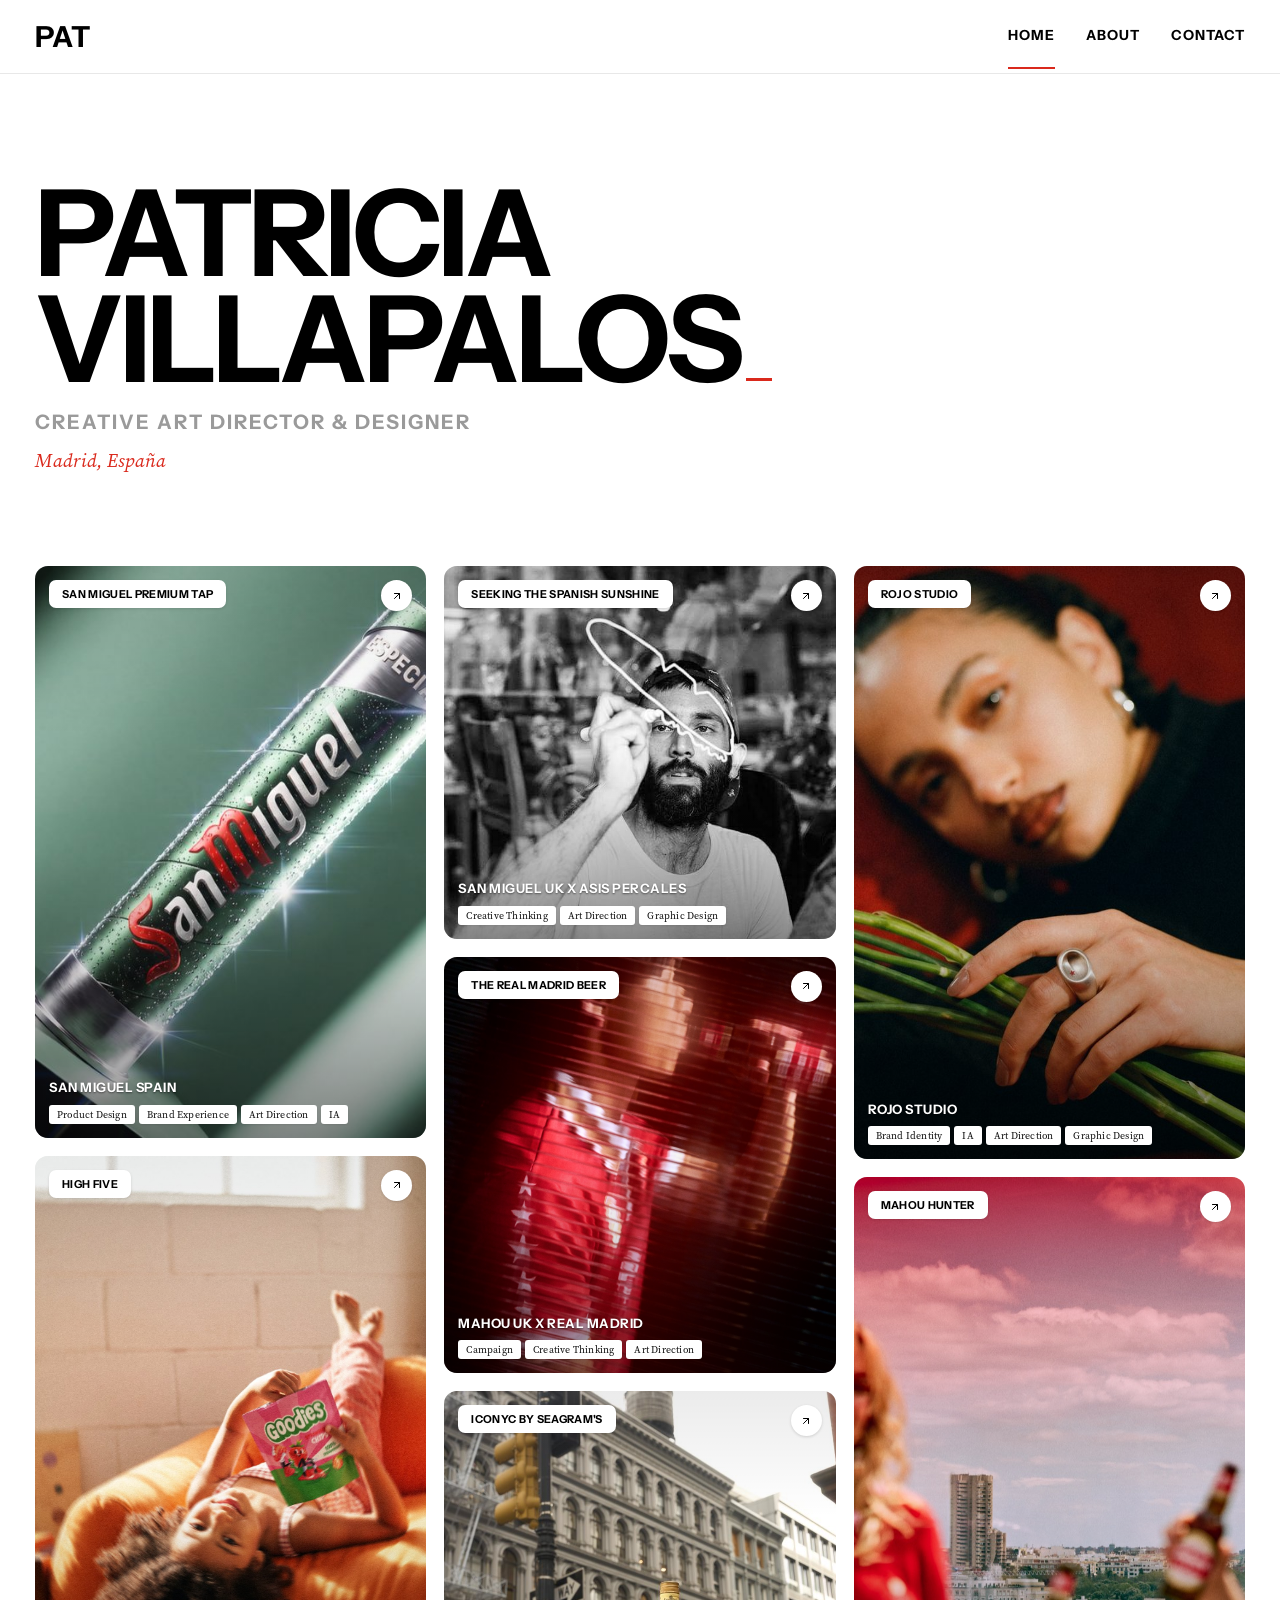
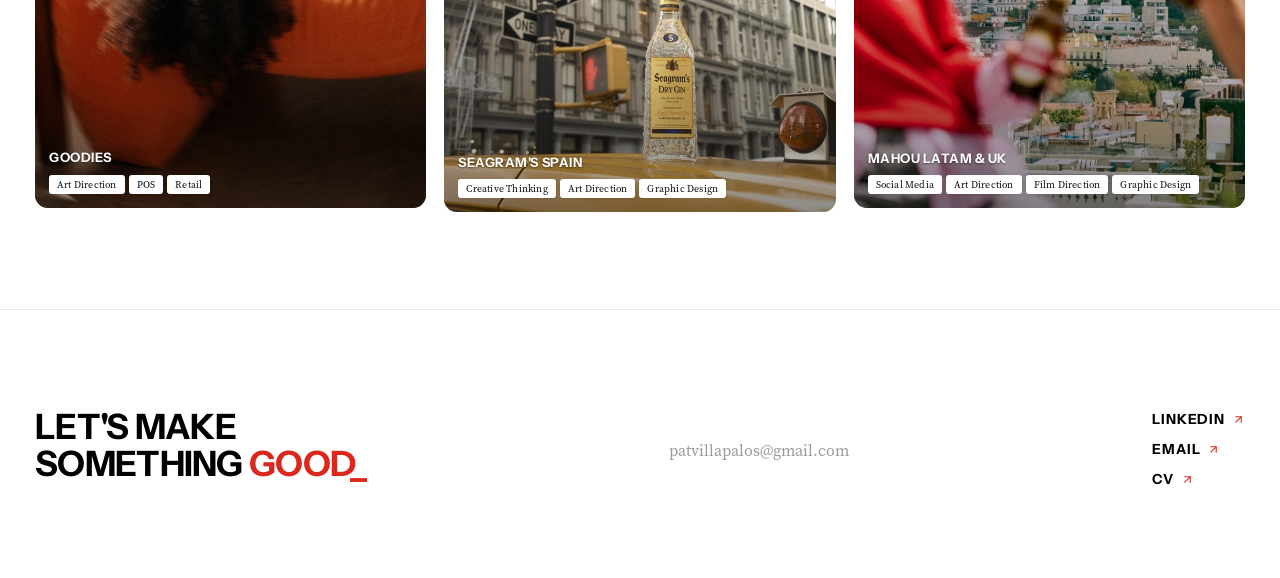
<file: index.html>
<!DOCTYPE html>
<html lang="en">
<head>
  <meta charset="UTF-8">
  <meta name="viewport" content="width=device-width, initial-scale=1.0">
  <title>Patricia Villapalos — Creative Art Director & Designer</title>
  <meta name="description" content="Portfolio of Patricia Villapalos, Creative Art Director & Designer based in Madrid, Spain.">
  <link rel="icon" type="image/svg+xml" href="favicon.svg">

  <!-- Styles -->
  <link rel="stylesheet" href="css/variables.css">
  <link rel="stylesheet" href="css/base.css">
  <link rel="stylesheet" href="css/components.css">
  <link rel="stylesheet" href="css/home.css">
</head>
<body>

  <!-- Header -->
  <header class="site-header">
    <div class="header-inner">
      <a href="./" class="header-logo" translate="no" notranslate>PAT</a>
      <nav class="header-nav" aria-label="Main navigation">
        <a href="./" class="active">HOME</a>
        <a href="about/">ABOUT</a>
        <a href="about/#contact">CONTACT</a>
      </nav>
    </div>
  </header>

  <!-- Main Content -->
  <main>

    <!-- Home Hero -->
      <section class="home-hero">
      <h1 translate="no" notranslate>PATRICIA<br>VILLAPALOS<span class="accent"></span></h1>
      <p class="subtitle" translate="no" notranslate>CREATIVE ART DIRECTOR &amp; DESIGNER</p>
      <p class="location">Madrid, España</p>
    </section>

    <!-- Project Grid — 3 Equal Columns -->
    <section class="project-columns" aria-label="Projects">

      <!-- Column 1 -->
      <div class="project-column">

        <!-- San Miguel Premium Tap -->
        <a href="projects/san-miguel-premium-tap/" class="project-card card--tap">
          <img src="03-pages/home/san-miguel-tap-cover.jpg" alt="San Miguel Premium Tap project" class="card-image" loading="eager" fetchpriority="high">
          <div class="card-content">
            <div class="card-top">
              <span class="pill" translate="no" notranslate>SAN MIGUEL PREMIUM TAP</span>
              <span class="arrow-icon">
                <svg viewBox="0 0 24 24" fill="none" stroke="currentColor" stroke-width="2" stroke-linecap="round" stroke-linejoin="round"><line x1="7" y1="17" x2="17" y2="7"></line><polyline points="7 7 17 7 17 17"></polyline></svg>
              </span>
            </div>
            <div class="card-bottom">
              <span class="card-client">SAN MIGUEL SPAIN</span>
              <div class="card-tags">
                <span class="tag">Product Design</span>
                <span class="tag">Brand Experience</span>
                <span class="tag">Art Direction</span>
                <span class="tag" translate="no" notranslate>IA</span>
              </div>
            </div>
          </div>
        </a>

        <!-- High Five -->
        <a href="projects/high-five/" class="project-card card--high-five">
          <img src="03-pages/home/goodies-high-five-cover.jpg" alt="High Five project" class="card-image" loading="eager">
          <div class="card-content">
            <div class="card-top">
              <span class="pill" translate="no" notranslate>HIGH FIVE</span>
              <span class="arrow-icon">
                <svg viewBox="0 0 24 24" fill="none" stroke="currentColor" stroke-width="2" stroke-linecap="round" stroke-linejoin="round"><line x1="7" y1="17" x2="17" y2="7"></line><polyline points="7 7 17 7 17 17"></polyline></svg>
              </span>
            </div>
            <div class="card-bottom">
              <span class="card-client">GOODIES</span>
              <div class="card-tags">
                <span class="tag">Art Direction</span>
                <span class="tag">POS</span>
                <span class="tag">Retail</span>
              </div>
            </div>
          </div>
        </a>

      </div>

      <!-- Column 2 -->
      <div class="project-column">

        <!-- Seeking the Spanish Sunshine -->
        <a href="projects/seeking-spanish-sunshine/" class="project-card card--seeking">
          <img src="03-pages/home/seeking-spanish-summer-cover.jpg" alt="Seeking the Spanish Sunshine project" class="card-image" loading="eager">
          <div class="card-content">
            <div class="card-top">
              <span class="pill" translate="no" notranslate>SEEKING THE SPANISH SUNSHINE</span>
              <span class="arrow-icon">
                <svg viewBox="0 0 24 24" fill="none" stroke="currentColor" stroke-width="2" stroke-linecap="round" stroke-linejoin="round"><line x1="7" y1="17" x2="17" y2="7"></line><polyline points="7 7 17 7 17 17"></polyline></svg>
              </span>
            </div>
            <div class="card-bottom">
              <span class="card-client">SAN MIGUEL UK x ASIS PERCALES</span>
              <div class="card-tags">
                <span class="tag">Creative Thinking</span>
                <span class="tag">Art Direction</span>
                <span class="tag">Graphic Design</span>
              </div>
            </div>
          </div>
        </a>

        <!-- The Real Madrid Beer -->
        <a href="projects/the-real-madrid-beer/" class="project-card card--real-madrid">
          <img src="03-pages/home/stars-belong-together-cover.jpg" alt="The Real Madrid Beer project" class="card-image" loading="lazy">
          <div class="card-content">
            <div class="card-top">
              <span class="pill" translate="no" notranslate>THE REAL MADRID BEER</span>
              <span class="arrow-icon">
                <svg viewBox="0 0 24 24" fill="none" stroke="currentColor" stroke-width="2" stroke-linecap="round" stroke-linejoin="round"><line x1="7" y1="17" x2="17" y2="7"></line><polyline points="7 7 17 7 17 17"></polyline></svg>
              </span>
            </div>
            <div class="card-bottom">
              <span class="card-client">MAHOU UK x REAL MADRID</span>
              <div class="card-tags">
                <span class="tag">Campaign</span>
                <span class="tag">Creative Thinking</span>
                <span class="tag">Art Direction</span>
              </div>
            </div>
          </div>
        </a>

        <!-- Iconyc by Seagram's -->
        <a href="projects/iconyc-by-seagrams/" class="project-card card--iconyc">
          <img src="03-pages/home/iconyc-seagrams-cover.jpg" alt="Iconyc by Seagram's project" class="card-image" loading="lazy">
          <div class="card-content">
            <div class="card-top">
              <span class="pill" translate="no" notranslate>ICONYC BY SEAGRAM'S</span>
              <span class="arrow-icon">
                <svg viewBox="0 0 24 24" fill="none" stroke="currentColor" stroke-width="2" stroke-linecap="round" stroke-linejoin="round"><line x1="7" y1="17" x2="17" y2="7"></line><polyline points="7 7 17 7 17 17"></polyline></svg>
              </span>
            </div>
            <div class="card-bottom">
              <span class="card-client">SEAGRAM'S SPAIN</span>
              <div class="card-tags">
                <span class="tag">Creative Thinking</span>
                <span class="tag">Art Direction</span>
                <span class="tag">Graphic Design</span>
              </div>
            </div>
          </div>
        </a>

      </div>

      <!-- Column 3 -->
      <div class="project-column">

        <!-- Rojo Studio -->
        <a href="projects/rojo-studio/" class="project-card card--rojo">
          <img src="03-pages/home/rojo-studio-cover.jpg" alt="Rojo Studio project" class="card-image" loading="lazy">
          <div class="card-content">
            <div class="card-top">
              <span class="pill" translate="no" notranslate>ROJO STUDIO</span>
              <span class="arrow-icon">
                <svg viewBox="0 0 24 24" fill="none" stroke="currentColor" stroke-width="2" stroke-linecap="round" stroke-linejoin="round"><line x1="7" y1="17" x2="17" y2="7"></line><polyline points="7 7 17 7 17 17"></polyline></svg>
              </span>
            </div>
            <div class="card-bottom">
              <span class="card-client">ROJO STUDIO</span>
              <div class="card-tags">
                <span class="tag">Brand Identity</span>
                <span class="tag" translate="no" notranslate>IA</span>
                <span class="tag">Art Direction</span>
                <span class="tag">Graphic Design</span>
              </div>
            </div>
          </div>
        </a>

        <!-- Mahou Hunter -->
        <a href="projects/mahou-hunter/" class="project-card card--mahou">
          <img src="03-pages/home/mahou-hunter-cover.jpg" alt="Mahou Hunter project" class="card-image" loading="lazy">
          <div class="card-content">
            <div class="card-top">
              <span class="pill" translate="no" notranslate>MAHOU HUNTER</span>
              <span class="arrow-icon">
                <svg viewBox="0 0 24 24" fill="none" stroke="currentColor" stroke-width="2" stroke-linecap="round" stroke-linejoin="round"><line x1="7" y1="17" x2="17" y2="7"></line><polyline points="7 7 17 7 17 17"></polyline></svg>
              </span>
            </div>
            <div class="card-bottom">
              <span class="card-client">MAHOU LATAM &amp; UK</span>
              <div class="card-tags">
                <span class="tag">Social Media</span>
                <span class="tag">Art Direction</span>
                <span class="tag">Film Direction</span>
                <span class="tag">Graphic Design</span>
              </div>
            </div>
          </div>
        </a>

      </div>

    </section>

  </main>

  <!-- Footer -->
  <footer class="site-footer">
    <div class="footer-inner">
      <div class="footer-cta">
        LET'S MAKE<br>
        SOMETHING <span class="accent">GOOD_</span>
      </div>
      <div class="footer-email">
        patvillapalos@gmail.com
      </div>
      <div class="footer-links">
        <a href="https://www.linkedin.com/in/patricia-villapalos-1a769a150/" target="_blank" rel="noopener noreferrer">
          LINKEDIN
          <svg viewBox="0 0 24 24" fill="none" stroke="currentColor" stroke-width="2" stroke-linecap="round" stroke-linejoin="round"><line x1="7" y1="17" x2="17" y2="7"></line><polyline points="7 7 17 7 17 17"></polyline></svg>
        </a>
        <a href="mailto:patvillapalos@gmail.com">
          EMAIL
          <svg viewBox="0 0 24 24" fill="none" stroke="currentColor" stroke-width="2" stroke-linecap="round" stroke-linejoin="round"><line x1="7" y1="17" x2="17" y2="7"></line><polyline points="7 7 17 7 17 17"></polyline></svg>
        </a>
        <a href="#" target="_blank" rel="noopener noreferrer">
          CV
          <svg viewBox="0 0 24 24" fill="none" stroke="currentColor" stroke-width="2" stroke-linecap="round" stroke-linejoin="round"><line x1="7" y1="17" x2="17" y2="7"></line><polyline points="7 7 17 7 17 17"></polyline></svg>
        </a>
      </div>
    </div>
  </footer>

  <!-- Scripts -->
  <script src="js/main.js"></script>
</body>
</html>
</file>
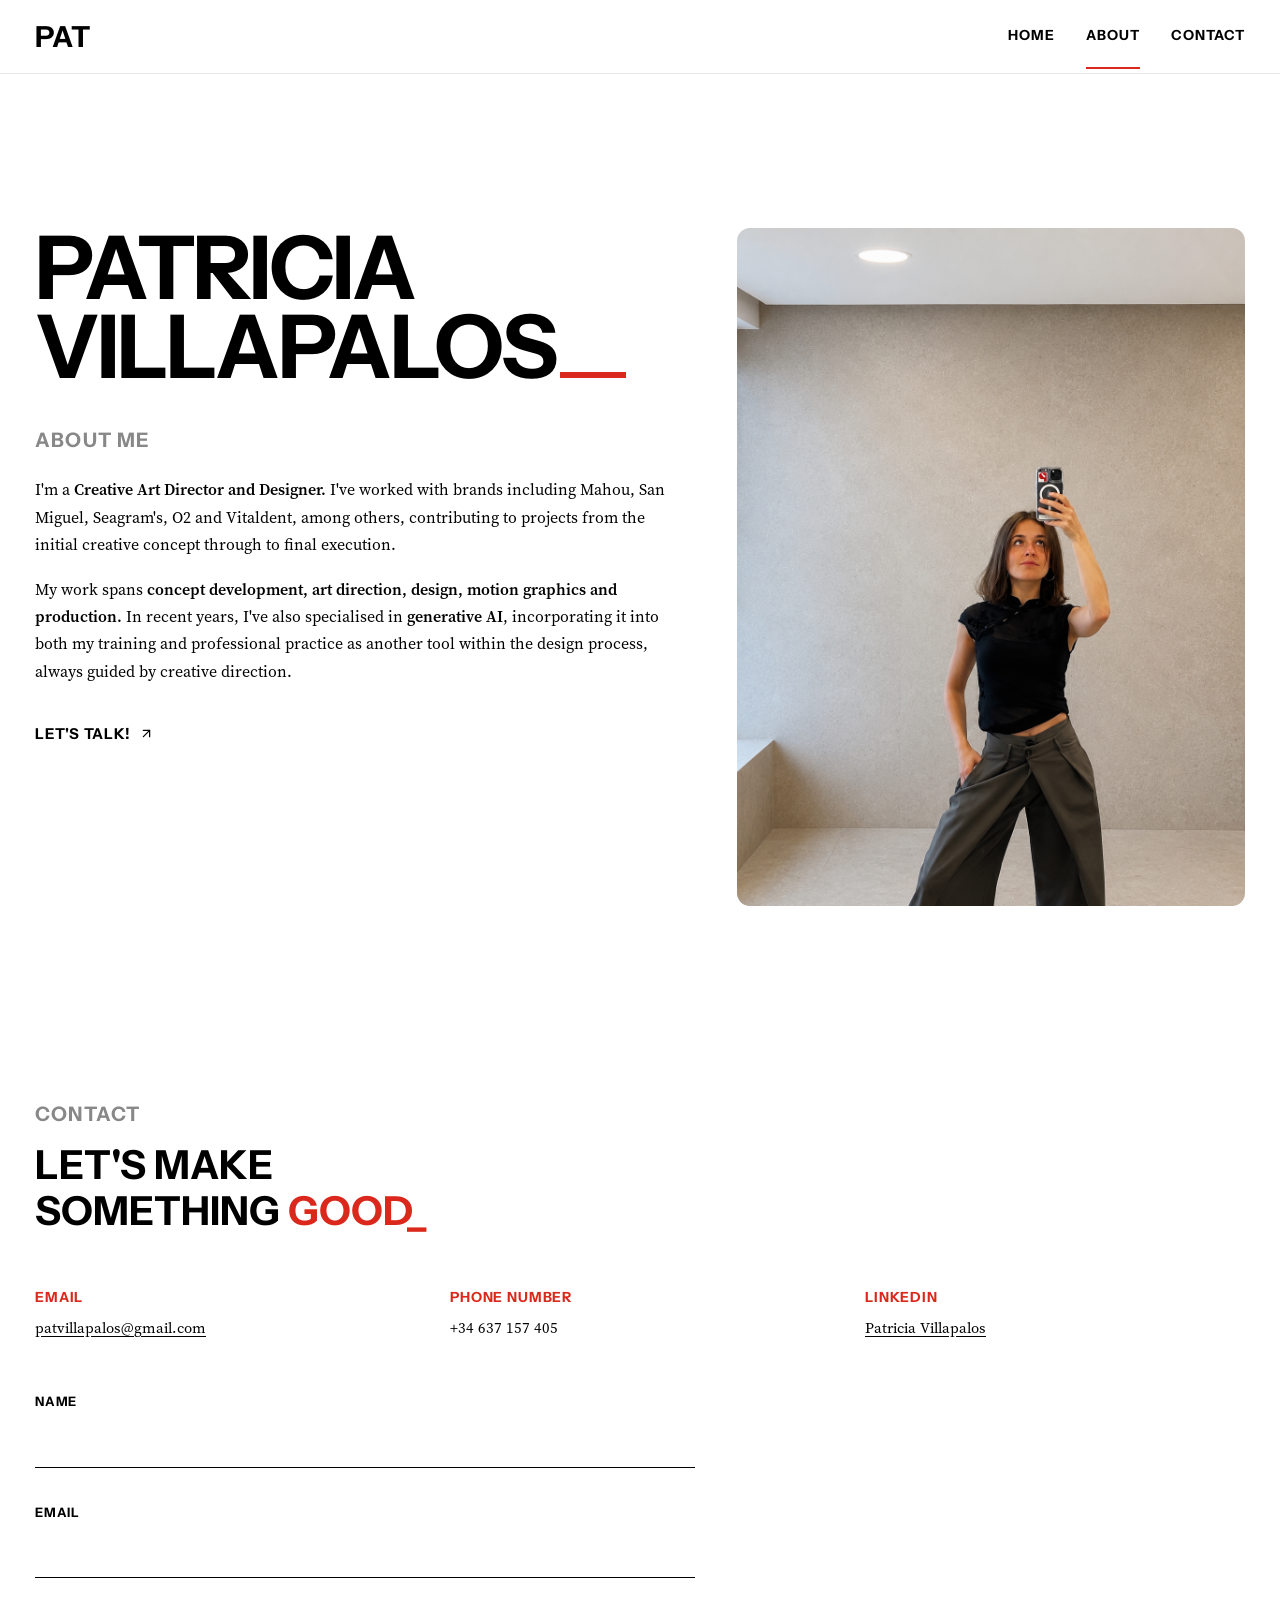
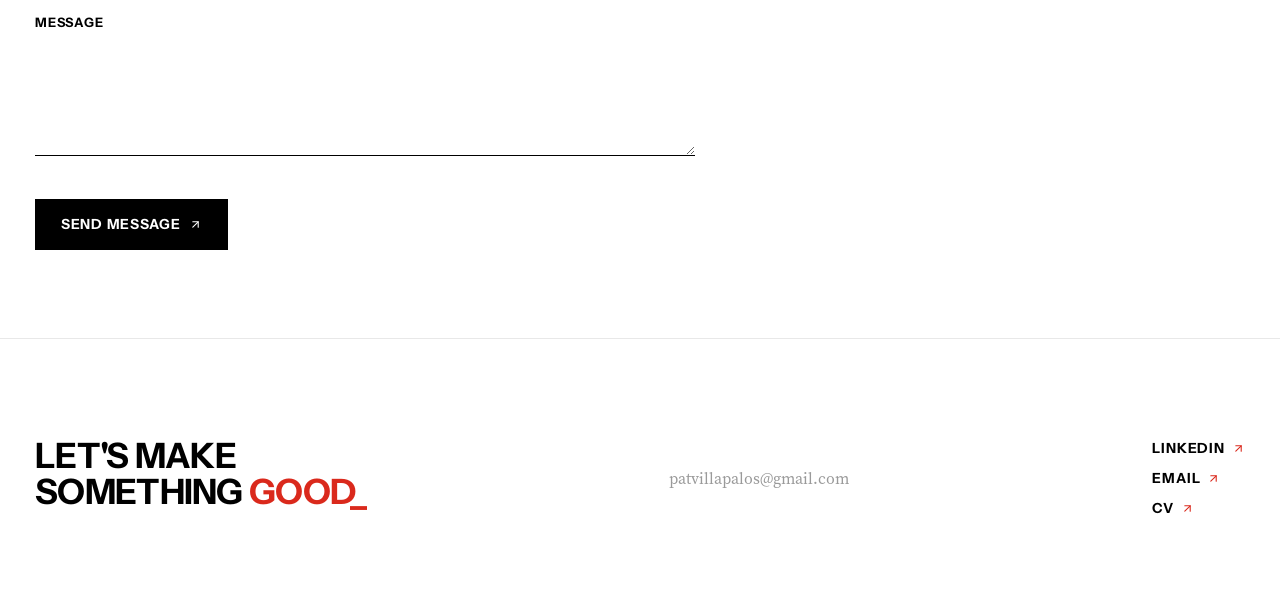
<file: about/index.html>
<!DOCTYPE html>
<html lang="en">
<head>
  <meta charset="UTF-8">
  <meta name="viewport" content="width=device-width, initial-scale=1.0">
  <title>About — Patricia Villapalos</title>
  <meta name="description" content="About Patricia Villapalos, Creative Art Director & Designer based in Madrid, Spain.">
  <link rel="icon" type="image/svg+xml" href="../favicon.svg">

  <!-- Styles -->
  <link rel="stylesheet" href="../css/variables.css">
  <link rel="stylesheet" href="../css/base.css">
  <link rel="stylesheet" href="../css/components.css">
  <link rel="stylesheet" href="../css/about.css">
</head>
<body>

  <!-- Header -->
  <header class="site-header">
    <div class="header-inner">
      <a href="../" class="header-logo" translate="no" notranslate>PAT</a>
      <nav class="header-nav" aria-label="Main navigation">
        <a href="../">HOME</a>
        <a href="./" class="active">ABOUT</a>
        <a href="#contact">CONTACT</a>
      </nav>
    </div>
  </header>

  <!-- Main Content -->
  <main>

    <!-- About Section -->
    <section class="about-section">
      <div class="about-content">
        <h1>PATRICIA<br>VILLAPALOS<span class="accent"></span></h1>

        <h2 class="section-title">ABOUT ME</h2>

        <div class="about-text">
          <p>I'm a <strong>Creative Art Director and Designer.</strong> I've worked with brands including Mahou, San Miguel, Seagram's, O2 and Vitaldent, among others, contributing to projects from the initial creative concept through to final execution.</p>
          <p>My work spans <strong>concept development, art direction, design, motion graphics and production.</strong> In recent years, I've also specialised in <strong>generative AI</strong>, incorporating it into both my training and professional practice as another tool within the design process, always guided by creative direction.</p>
        </div>

        <a href="#contact" class="about-cta">
          LET'S TALK!
          <svg viewBox="0 0 24 24" fill="none" stroke="currentColor" stroke-width="2" stroke-linecap="round" stroke-linejoin="round"><line x1="7" y1="17" x2="17" y2="7"></line><polyline points="7 7 17 7 17 17"></polyline></svg>
        </a>
      </div>

      <div class="about-portrait">
        <img src="../03-pages/about/assets/patricia-portrait.png" alt="Patricia Villapalos portrait" loading="lazy">
      </div>
    </section>

    <!-- Contact Section -->
    <section class="contact-section" id="contact">
      <h2 class="section-title">CONTACT</h2>

      <div class="contact-cta">
        LET'S MAKE<br>
        SOMETHING <span class="accent">GOOD_</span>
      </div>

      <div class="contact-details">
        <div>
          <div class="contact-detail-label">EMAIL</div>
          <div class="contact-detail-value">
            <a href="mailto:patvillapalos@gmail.com">patvillapalos@gmail.com</a>
          </div>
        </div>
        <div>
          <div class="contact-detail-label">PHONE NUMBER</div>
          <div class="contact-detail-value">+34 637 157 405</div>
        </div>
        <div>
          <div class="contact-detail-label">LINKEDIN</div>
          <div class="contact-detail-value">
            <a href="https://www.linkedin.com/in/patricia-villapalos-1a769a150/" target="_blank" rel="noopener noreferrer">Patricia Villapalos</a>
          </div>
        </div>
      </div>

      <form class="contact-form" id="contactForm" action="https://formspree.io/f/xzezbkaz" method="POST">
        <div class="form-group">
          <label for="name">NAME</label>
          <input type="text" id="name" name="name" required>
        </div>
        <div class="form-group">
          <label for="email">EMAIL</label>
          <input type="email" id="email" name="email" required>
        </div>
        <div class="form-group">
          <label for="message">MESSAGE</label>
          <textarea id="message" name="message" required></textarea>
        </div>
        <button type="submit" class="form-submit">
          SEND MESSAGE
          <svg viewBox="0 0 24 24" fill="none" stroke="currentColor" stroke-width="2" stroke-linecap="round" stroke-linejoin="round"><line x1="7" y1="17" x2="17" y2="7"></line><polyline points="7 7 17 7 17 17"></polyline></svg>
        </button>
      </form>
      <div id="formSuccess" class="form-success" style="display:none;">
        <p>Message sent successfully! I'll get back to you soon.</p>
      </div>
    </section>

  </main>

  <!-- Footer -->
  <footer class="site-footer">
    <div class="footer-inner">
      <div class="footer-cta">
        LET'S MAKE<br>
        SOMETHING <span class="accent">GOOD_</span>
      </div>
      <div class="footer-email">
        patvillapalos@gmail.com
      </div>
      <div class="footer-links">
        <a href="https://www.linkedin.com/in/patricia-villapalos-1a769a150/" target="_blank" rel="noopener noreferrer">
          LINKEDIN
          <svg viewBox="0 0 24 24" fill="none" stroke="currentColor" stroke-width="2" stroke-linecap="round" stroke-linejoin="round"><line x1="7" y1="17" x2="17" y2="7"></line><polyline points="7 7 17 7 17 17"></polyline></svg>
        </a>
        <a href="mailto:patvillapalos@gmail.com">
          EMAIL
          <svg viewBox="0 0 24 24" fill="none" stroke="currentColor" stroke-width="2" stroke-linecap="round" stroke-linejoin="round"><line x1="7" y1="17" x2="17" y2="7"></line><polyline points="7 7 17 7 17 17"></polyline></svg>
        </a>
        <a href="#" target="_blank" rel="noopener noreferrer">
          CV
          <svg viewBox="0 0 24 24" fill="none" stroke="currentColor" stroke-width="2" stroke-linecap="round" stroke-linejoin="round"><line x1="7" y1="17" x2="17" y2="7"></line><polyline points="7 7 17 7 17 17"></polyline></svg>
        </a>
      </div>
    </div>
  </footer>

  <!-- Scripts -->
  <script src="../js/main.js"></script>
  <script>
    document.getElementById('contactForm').addEventListener('submit', function(e) {
      e.preventDefault();
      var form = this;
      var submitBtn = form.querySelector('.form-submit');
      var originalText = submitBtn.innerHTML;
      
      submitBtn.innerHTML = 'SENDING...';
      submitBtn.disabled = true;
      
      fetch(form.action, {
        method: 'POST',
        body: new FormData(form),
        headers: { 'Accept': 'application/json' }
      })
      .then(function(response) {
        if (response.ok) {
          form.style.display = 'none';
          document.getElementById('formSuccess').style.display = 'block';
        } else {
          throw new Error('Form submission failed');
        }
      })
      .catch(function(error) {
        submitBtn.innerHTML = originalText;
        submitBtn.disabled = false;
        alert('There was an error sending your message. Please try again.');
      });
    });
  </script>
</body>
</html>
</file>
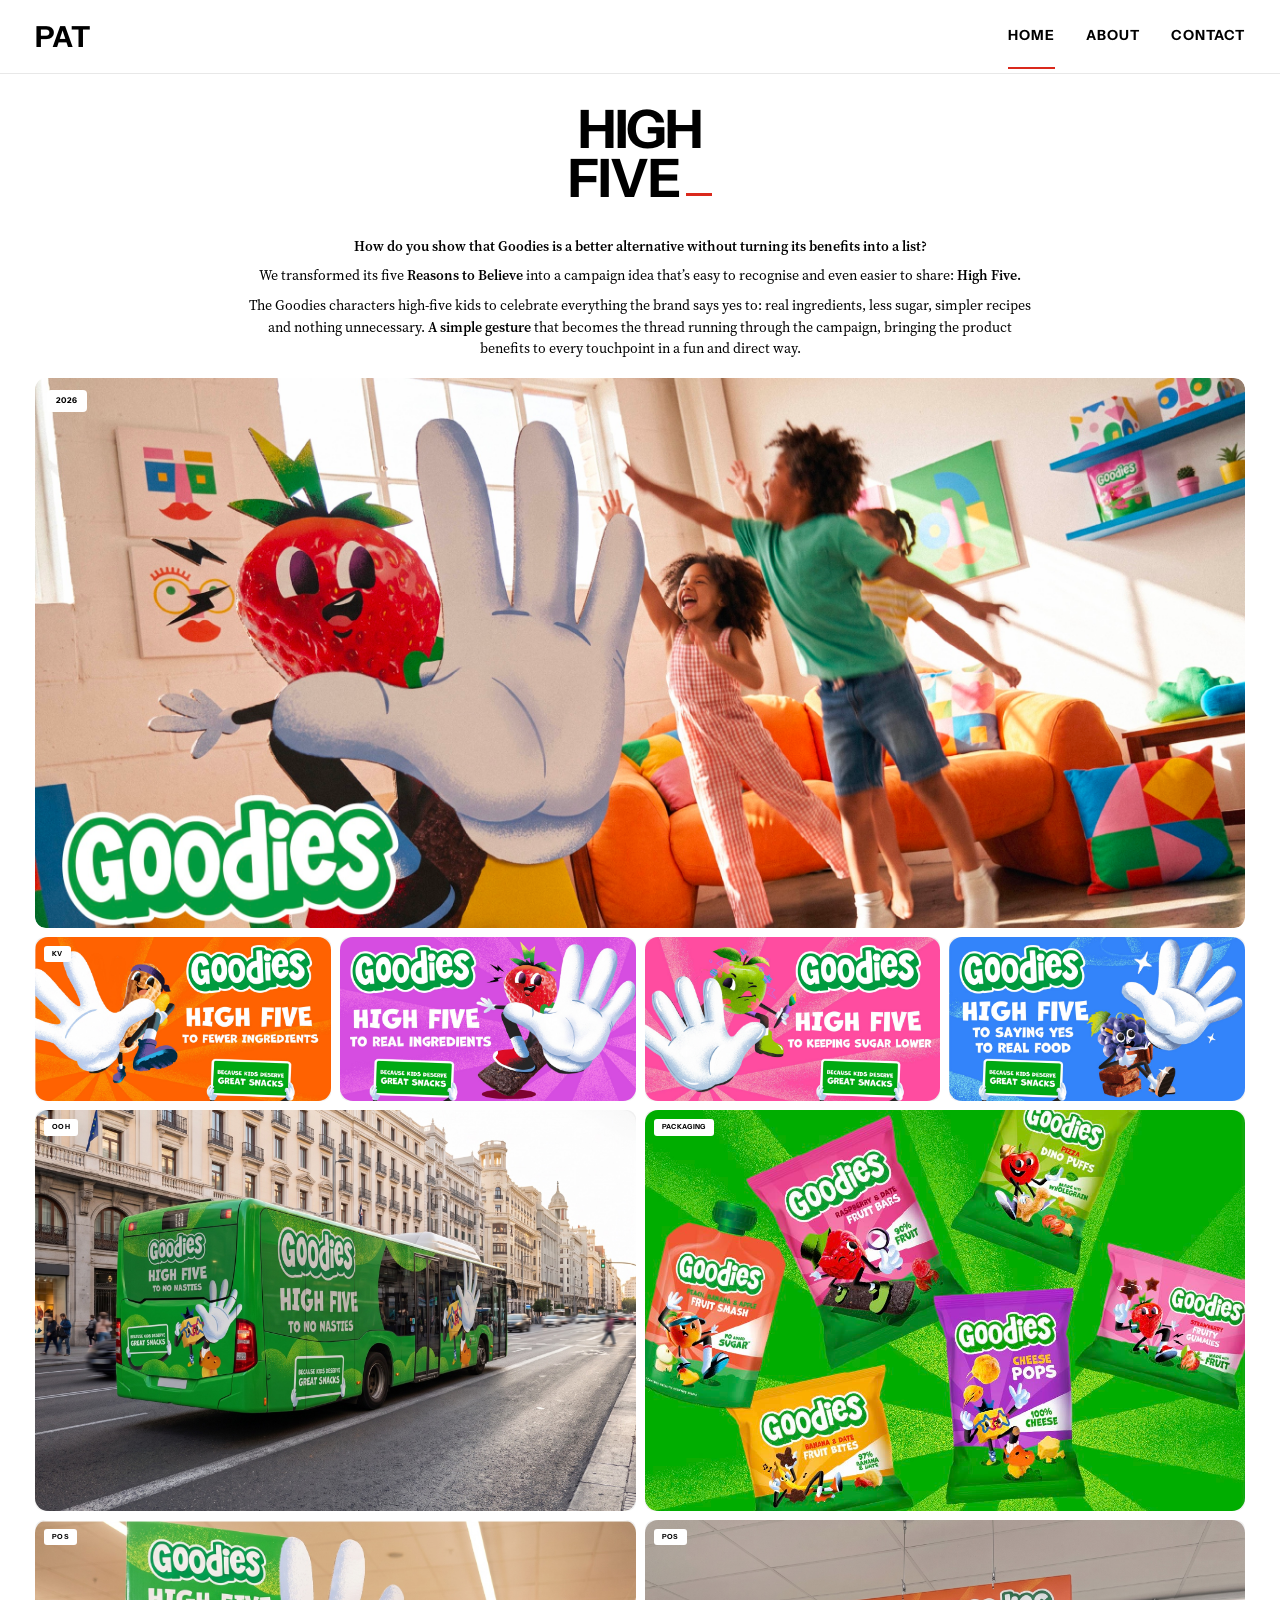
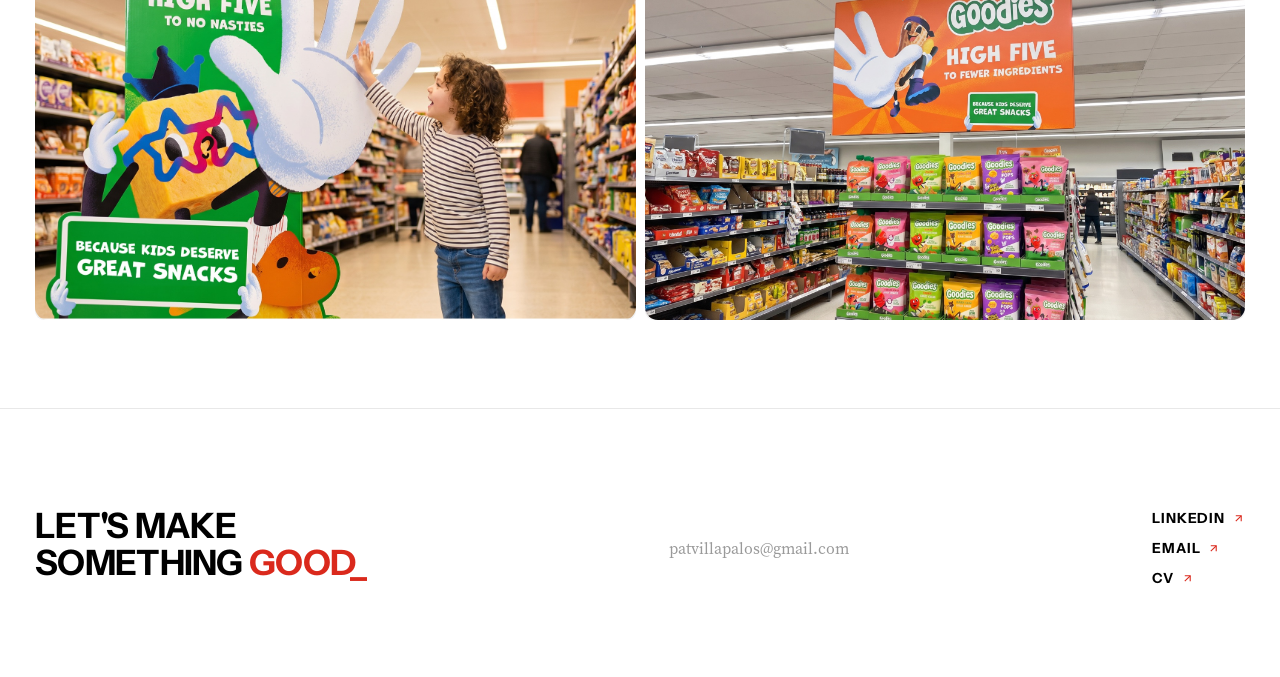
<file: projects/high-five/index.html>
<!DOCTYPE html>
<html lang="en">
<head>
  <meta charset="UTF-8">
  <meta name="viewport" content="width=device-width, initial-scale=1.0">
  <title>High Five — Patricia Villapalos</title>
  <meta name="description" content="High Five — Goodies campaign transforming five Reasons to Believe into a shareable High Five gesture.">
  <link rel="icon" type="image/svg+xml" href="../../favicon.svg">
  <link rel="stylesheet" href="../../css/variables.css">
  <link rel="stylesheet" href="../../css/base.css">
  <link rel="stylesheet" href="../../css/components.css">
  <link rel="stylesheet" href="../../css/projects.css">
</head>
<body class="project-page project-high-five">
  <header class="site-header">
    <div class="header-inner">
      <a href="../../" class="header-logo" translate="no" notranslate>PAT</a>
      <nav class="header-nav" aria-label="Main navigation">
        <a href="../../">HOME</a>
        <a href="../../about/">ABOUT</a>
        <a href="../../about/#contact">CONTACT</a>
      </nav>
    </div>
  </header>

  <main>

    <header class="project-header">
      <h1 translate="no" notranslate>HIGH<br>FIVE<span class="accent-inline"></span></h1>
    </header>

    <div class="project-intro">
      <p><strong>How do you show that Goodies is a better alternative without turning its benefits into a list?</strong></p>
      <p>We transformed its five <strong>Reasons to Believe</strong> into a campaign idea that’s easy to recognise and even easier to share: <strong>High Five.</strong></p>
      <p>The Goodies characters high-five kids to celebrate everything the brand says yes to: real ingredients, less sugar, simpler recipes and nothing unnecessary. <strong>A simple gesture</strong> that becomes the thread running through the campaign, bringing the product benefits to every touchpoint in a fun and direct way.</p>
    </div>

    <section class="project-hero">
      <div class="project-hero-media">
        <img src="../../04-projects/04-high-five/hero/hero-poster.jpg" alt="High Five hero" loading="eager">
        <span class="pill" style="left:12px; top:12px; position:absolute;">2026</span>
      </div>
    </section>

    <section class="project-gallery">
      <!-- KV — 4 images in a row -->
      <div class="gallery-row col-4">
        <div class="gallery-cell">
          <img src="../../04-projects/04-high-five/gallery/01-visual.jpg" alt="High Five — KV" loading="lazy">
          <span class="pill">KV</span>
        </div>
        <div class="gallery-cell">
          <img src="../../04-projects/04-high-five/gallery/02-visual.jpg" alt="High Five — KV" loading="lazy">
        </div>
        <div class="gallery-cell">
          <img src="../../04-projects/04-high-five/gallery/03-visual.jpg" alt="High Five — KV" loading="lazy">
        </div>
        <div class="gallery-cell">
          <img src="../../04-projects/04-high-five/gallery/04-visual.jpg" alt="High Five — KV" loading="lazy">
        </div>
      </div>
      <!-- OOH + PACKAGING -->
      <div class="gallery-row col-2">
        <div class="gallery-cell">
          <img src="../../04-projects/04-high-five/gallery/05-visual.jpg" alt="High Five — OOH" loading="lazy">
          <span class="pill">OOH</span>
        </div>
        <div class="gallery-cell">
          <img src="../../04-projects/04-high-five/gallery/06-visual.jpg" alt="High Five — Packaging" loading="lazy">
          <span class="pill">PACKAGING</span>
        </div>
      </div>
      <!-- POS — 2 images -->
      <div class="gallery-row col-2">
        <div class="gallery-cell">
          <img src="../../04-projects/04-high-five/gallery/07-visual.jpg" alt="High Five — POS" loading="lazy">
          <span class="pill">POS</span>
        </div>
        <div class="gallery-cell">
          <img src="../../04-projects/04-high-five/gallery/08-visual.jpg" alt="High Five — POS" loading="lazy">
          <span class="pill">POS</span>
        </div>
      </div>
    </section>
  </main>

  <footer class="site-footer">
    <div class="footer-inner">
      <div class="footer-cta">LET'S MAKE<br>SOMETHING <span class="accent">GOOD_</span></div>
      <div class="footer-email">patvillapalos@gmail.com</div>
      <div class="footer-links">
        <a href="https://www.linkedin.com/in/patricia-villapalos-1a769a150/" target="_blank" rel="noopener noreferrer">LINKEDIN <svg viewBox="0 0 24 24" fill="none" stroke="currentColor" stroke-width="2"><line x1="7" y1="17" x2="17" y2="7"></line><polyline points="7 7 17 7 17 17"></polyline></svg></a>
        <a href="mailto:patvillapalos@gmail.com">EMAIL <svg viewBox="0 0 24 24" fill="none" stroke="currentColor" stroke-width="2"><line x1="7" y1="17" x2="17" y2="7"></line><polyline points="7 7 17 7 17 17"></polyline></svg></a>
        <a href="#" target="_blank" rel="noopener noreferrer">CV <svg viewBox="0 0 24 24" fill="none" stroke="currentColor" stroke-width="2"><line x1="7" y1="17" x2="17" y2="7"></line><polyline points="7 7 17 7 17 17"></polyline></svg></a>
      </div>
    </div>
  </footer>

  <script src="../../js/main.js"></script>
</body>
</html>
</file>
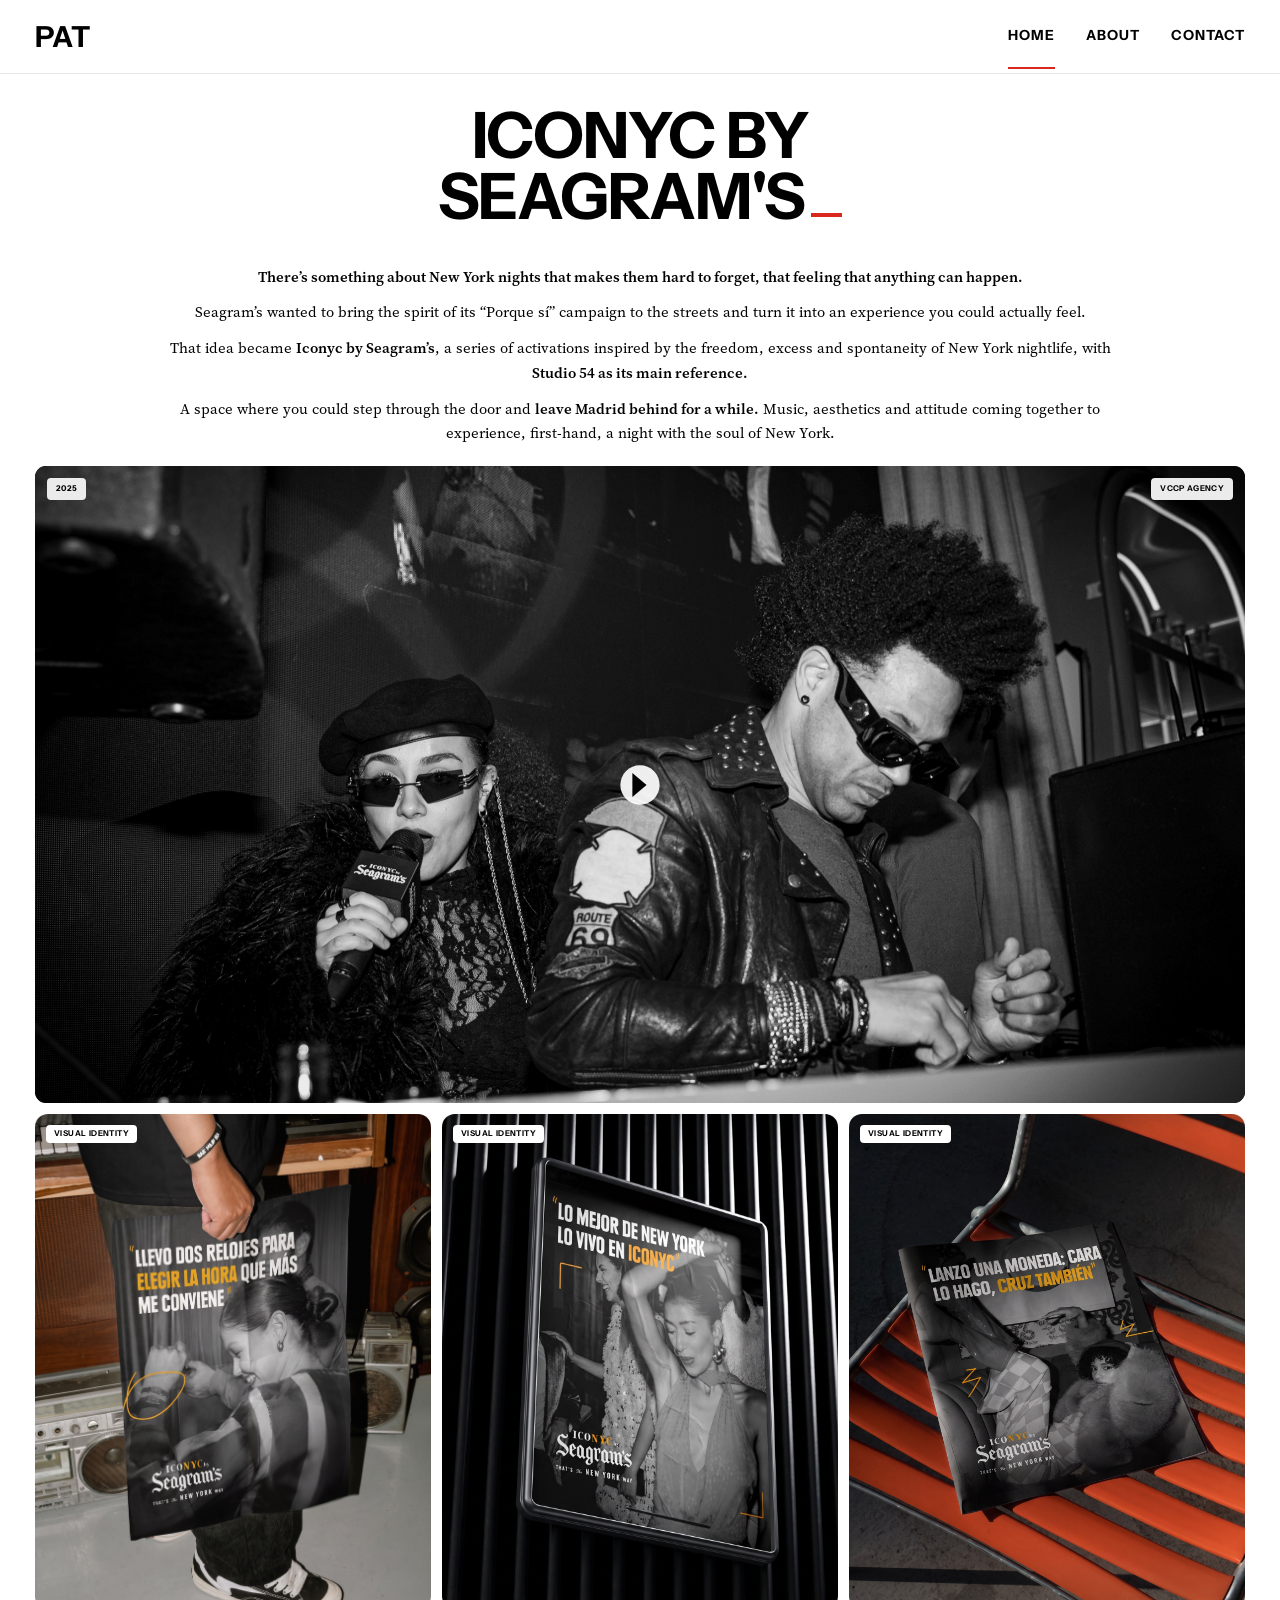
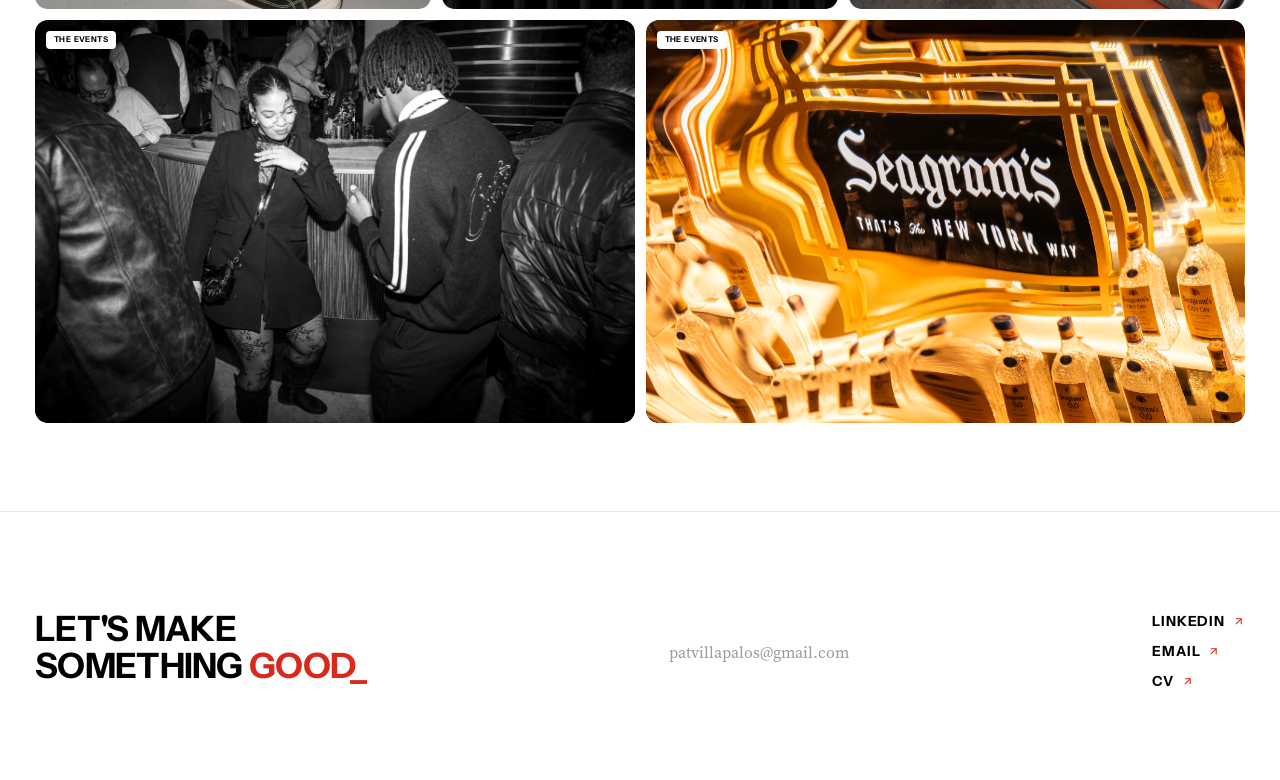
<file: projects/iconyc-by-seagrams/index.html>
<!DOCTYPE html>
<html lang="en">
<head>
  <meta charset="UTF-8">
  <meta name="viewport" content="width=device-width, initial-scale=1.0">
  <title>Iconyc by Seagram's — Patricia Villapalos</title>
  <meta name="description" content="Iconyc by Seagram's — Bringing the spirit of New York nightlife to Madrid with Studio 54 as reference.">
  <link rel="icon" type="image/svg+xml" href="../../favicon.svg">
  <link rel="stylesheet" href="../../css/variables.css">
  <link rel="stylesheet" href="../../css/base.css">
  <link rel="stylesheet" href="../../css/components.css">
  <link rel="stylesheet" href="../../css/projects.css">
</head>
<body class="project-page project-iconyc">
  <header class="site-header">
    <div class="header-inner">
      <a href="../../" class="header-logo" translate="no" notranslate>PAT</a>
      <nav class="header-nav" aria-label="Main navigation">
        <a href="../../">HOME</a>
        <a href="../../about/">ABOUT</a>
        <a href="../../about/#contact">CONTACT</a>
      </nav>
    </div>
  </header>

  <main>

    <header class="project-header">
      <h1 translate="no" notranslate>ICONYC BY<br>SEAGRAM'S<span class="accent-inline"></span></h1>
    </header>

    <div class="project-intro">
      <p>There’s something about New York nights that makes them hard to forget, <strong>that feeling that anything can happen.</strong></p>
      <p>Seagram’s wanted to bring the spirit of its “Porque sí” campaign to the streets and turn it into an experience you could actually feel.</p>
      <p>That idea became <strong>Iconyc by Seagram’s</strong>, a series of activations inspired by the freedom, excess and spontaneity of New York nightlife, with <strong>Studio 54 as its main reference.</strong></p>
      <p>A space where you could step through the door and <strong>leave Madrid behind for a while.</strong> Music, aesthetics and attitude coming together to experience, first-hand, a night with the soul of New York.</p>
    </div>

    <section class="project-hero">
      <div class="project-hero-media">
        <video id="iconycHeroVideo" preload="none" playsinline poster="../../04-projects/06-iconyc-by-seagrams/hero/hero-poster.jpg">
          <source src="../../04-projects/06-iconyc-by-seagrams/hero/hero-desktop.mp4?v=20260914" type="video/mp4">
        </video>
        <span class="pill" style="left:12px; top:12px; position:absolute;">2025</span>
        <span class="pill" style="right:12px; top:12px; position:absolute; left:auto;">VCCP AGENCY</span>
        <button class="hero-play" id="iconycHeroPlay" aria-label="Play video">
          <svg viewBox="0 0 44 44"><circle cx="22" cy="22" r="18" fill="white" fill-opacity="0.92"/><polygon points="15,11 28,22 15,33" fill="black"/></svg>
        </button>
      </div>
    </section>

    <section class="project-gallery">
      <!-- 3 piezas VISUAL IDENTITY -->
      <div class="gallery-row col-3">
        <div class="gallery-cell">
          <img src="../../04-projects/06-iconyc-by-seagrams/gallery/01-visual.jpg" alt="Iconyc by Seagram's — Visual Identity" loading="lazy">
          <span class="pill">VISUAL IDENTITY</span>
        </div>
        <div class="gallery-cell">
          <img src="../../04-projects/06-iconyc-by-seagrams/gallery/02-visual.jpg" alt="Iconyc by Seagram's — Visual Identity" loading="lazy">
          <span class="pill">VISUAL IDENTITY</span>
        </div>
        <div class="gallery-cell">
          <img src="../../04-projects/06-iconyc-by-seagrams/gallery/03-visual.jpg" alt="Iconyc by Seagram's — Visual Identity" loading="lazy">
          <span class="pill">VISUAL IDENTITY</span>
        </div>
      </div>
      <!-- 2 bloques THE EVENTS (animated) — 04 ocupa 2 cols izq, 05 1 col dcha, misma altura -->
      <div class="gallery-row events-row">
        <div class="gallery-cell">
          <div class="animated-sequence" data-animated-sequence data-frames="../../04-projects/06-iconyc-by-seagrams/gallery/04-visual-parte-1-gif.jpg,../../04-projects/06-iconyc-by-seagrams/gallery/04-visual-parte-2-gif.jpg,../../04-projects/06-iconyc-by-seagrams/gallery/04-visual-parte-3-gif.jpg" data-interval="1200">
            <img src="../../04-projects/06-iconyc-by-seagrams/gallery/04-visual-parte-1-gif.jpg" alt="Iconyc by Seagram's — The Events" loading="lazy">
          </div>
          <span class="pill">THE EVENTS</span>
        </div>
        <div class="gallery-cell">
          <div class="animated-sequence" data-animated-sequence data-frames="../../04-projects/06-iconyc-by-seagrams/gallery/05-visual-parte-1-gif.jpg,../../04-projects/06-iconyc-by-seagrams/gallery/05-visual-parte-2-gif.jpg" data-interval="1200">
            <img src="../../04-projects/06-iconyc-by-seagrams/gallery/05-visual-parte-1-gif.jpg" alt="Iconyc by Seagram's — The Events" loading="lazy">
          </div>
          <span class="pill">THE EVENTS</span>
        </div>
      </div>
    </section>
  </main>

  <footer class="site-footer">
    <div class="footer-inner">
      <div class="footer-cta">LET'S MAKE<br>SOMETHING <span class="accent">GOOD_</span></div>
      <div class="footer-email">patvillapalos@gmail.com</div>
      <div class="footer-links">
        <a href="https://www.linkedin.com/in/patricia-villapalos-1a769a150/" target="_blank" rel="noopener noreferrer">LINKEDIN <svg viewBox="0 0 24 24" fill="none" stroke="currentColor" stroke-width="2"><line x1="7" y1="17" x2="17" y2="7"></line><polyline points="7 7 17 7 17 17"></polyline></svg></a>
        <a href="mailto:patvillapalos@gmail.com">EMAIL <svg viewBox="0 0 24 24" fill="none" stroke="currentColor" stroke-width="2"><line x1="7" y1="17" x2="17" y2="7"></line><polyline points="7 7 17 7 17 17"></polyline></svg></a>
        <a href="#" target="_blank" rel="noopener noreferrer">CV <svg viewBox="0 0 24 24" fill="none" stroke="currentColor" stroke-width="2"><line x1="7" y1="17" x2="17" y2="7"></line><polyline points="7 7 17 7 17 17"></polyline></svg></a>
      </div>
    </div>
  </footer>

  <script src="../../js/main.js"></script>
  <script src="../../js/animated-sequence.js"></script>
  <script>
    (function(){
      var v=document.getElementById('iconycHeroVideo'), b=document.getElementById('iconycHeroPlay');
      if(!v||!b) return;
      b.addEventListener('click', function(){ v.controls=true; v.muted=false; v.play(); b.classList.add('hidden'); });
      v.addEventListener('pause', function(){ b.classList.remove('hidden'); });
      v.addEventListener('play', function(){ b.classList.add('hidden'); v.controls=true; });
    })();
  </script>
</body>
</html>
</file>
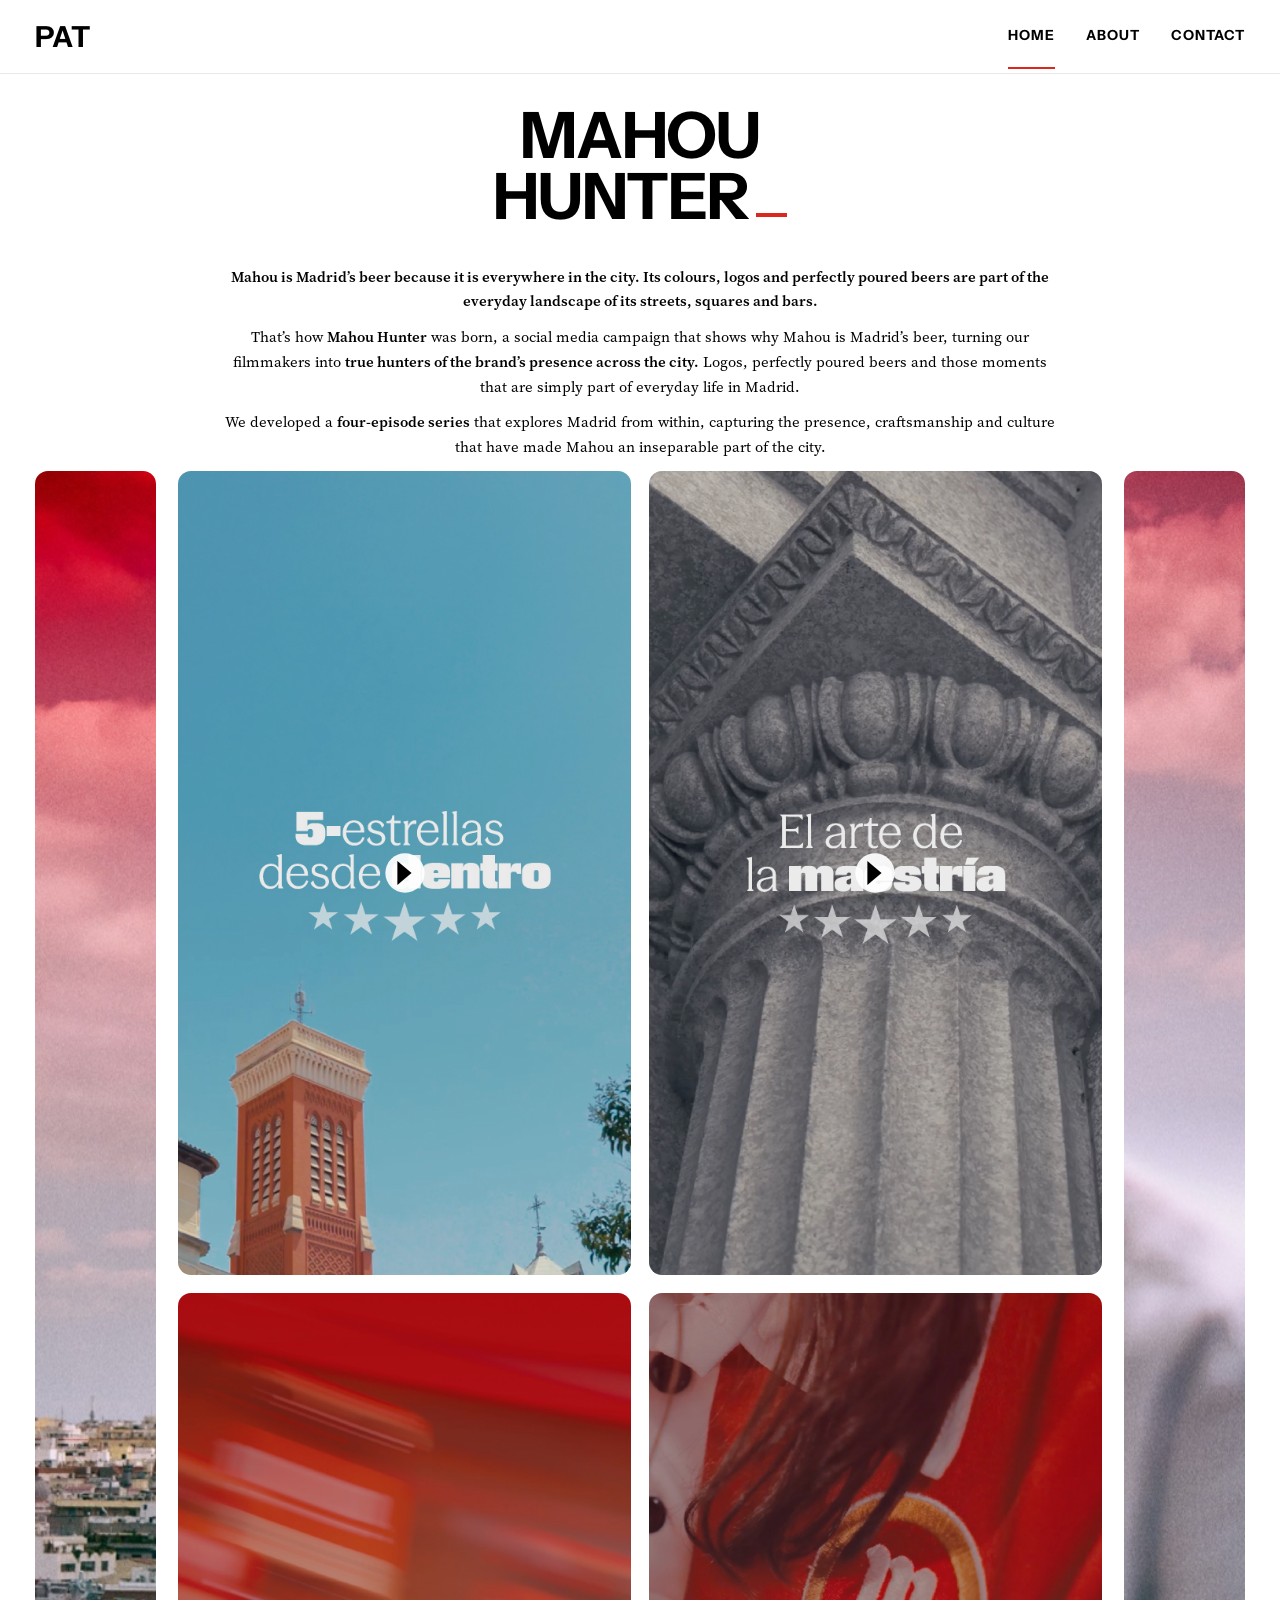
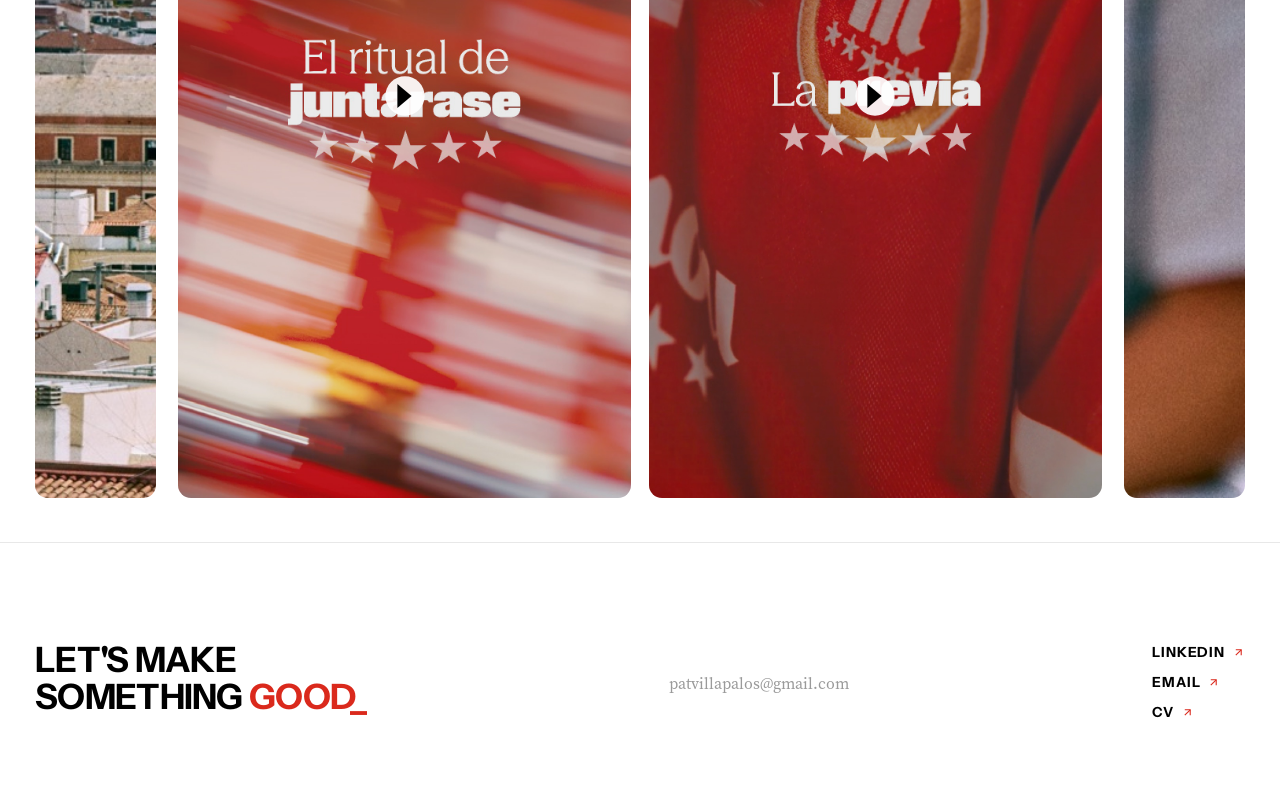
<file: projects/mahou-hunter/index.html>
<!DOCTYPE html>
<html lang="en">
<head>
  <meta charset="UTF-8">
  <meta name="viewport" content="width=device-width, initial-scale=1.0">
  <title>Mahou Hunter — Patricia Villapalos</title>
  <meta name="description" content="Mahou Hunter — Social media campaign showing why Mahou is Madrid's beer, four-episode series hunting the brand's presence across the city.">
  <link rel="icon" type="image/svg+xml" href="../../favicon.svg">
  <link rel="stylesheet" href="../../css/variables.css">
  <link rel="stylesheet" href="../../css/base.css">
  <link rel="stylesheet" href="../../css/components.css">
  <link rel="stylesheet" href="../../css/projects.css">
</head>
<body class="project-page project-mahou">
  <header class="site-header">
    <div class="header-inner">
      <a href="../../" class="header-logo" translate="no" notranslate>PAT</a>
      <nav class="header-nav" aria-label="Main navigation">
        <a href="../../">HOME</a>
        <a href="../../about/">ABOUT</a>
        <a href="../../about/#contact">CONTACT</a>
      </nav>
    </div>
  </header>

  <main>

    <header class="project-header">
      <h1 translate="no" notranslate>MAHOU<br>HUNTER<span class="accent-inline"></span></h1>
    </header>

    <div class="project-intro">
      <p><strong>Mahou is Madrid’s beer because it is everywhere in the city.</strong> Its colours, logos and perfectly poured beers are part of the everyday landscape of its streets, squares and bars.</p>
      <p>That’s how <strong>Mahou Hunter</strong> was born, a social media campaign that shows why Mahou is Madrid’s beer, turning our filmmakers into <strong>true hunters of the brand’s presence across the city.</strong> Logos, perfectly poured beers and those moments that are simply part of everyday life in Madrid.</p>
      <p>We developed a <strong>four-episode series</strong> that explores Madrid from within, capturing the presence, craftsmanship and culture that have made Mahou an inseparable part of the city.</p>
    </div>

    <section class="mahou-composition">
      <div class="mahou-side-left">
        <img src="../../04-projects/07-mahou-hunter/gallery/05-visual-laterales.jpg" alt="Mahou Hunter — lateral visual" loading="lazy">
      </div>
      <div class="mahou-grid">
        <div class="mahou-card">
          <video id="mahouVideo1" preload="none" playsinline poster="../../04-projects/07-mahou-hunter/gallery/01-poster.jpg">
            <source src="../../04-projects/07-mahou-hunter/gallery/01-video.mp4" type="video/mp4">
          </video>
          <button class="mahou-play" data-video="mahouVideo1" aria-label="Play video">
            <svg viewBox="0 0 44 44"><circle cx="22" cy="22" r="18" fill="white" fill-opacity="0.92"/><polygon points="15,11 28,22 15,33" fill="black"/></svg>
          </button>
        </div>
        <div class="mahou-card">
          <video id="mahouVideo2" preload="none" playsinline poster="../../04-projects/07-mahou-hunter/gallery/02-poster.jpg">
            <source src="../../04-projects/07-mahou-hunter/gallery/02-video.mp4" type="video/mp4">
          </video>
          <button class="mahou-play" data-video="mahouVideo2" aria-label="Play video">
            <svg viewBox="0 0 44 44"><circle cx="22" cy="22" r="18" fill="white" fill-opacity="0.92"/><polygon points="15,11 28,22 15,33" fill="black"/></svg>
          </button>
        </div>
        <div class="mahou-card">
          <video id="mahouVideo3" preload="none" playsinline poster="../../04-projects/07-mahou-hunter/gallery/03-poster.jpg">
            <source src="../../04-projects/07-mahou-hunter/gallery/03-video.mp4" type="video/mp4">
          </video>
          <button class="mahou-play" data-video="mahouVideo3" aria-label="Play video">
            <svg viewBox="0 0 44 44"><circle cx="22" cy="22" r="18" fill="white" fill-opacity="0.92"/><polygon points="15,11 28,22 15,33" fill="black"/></svg>
          </button>
        </div>
        <div class="mahou-card">
          <video id="mahouVideo4" preload="none" playsinline poster="../../04-projects/07-mahou-hunter/gallery/04-poster.jpg">
            <source src="../../04-projects/07-mahou-hunter/gallery/04-video.mp4" type="video/mp4">
          </video>
          <button class="mahou-play" data-video="mahouVideo4" aria-label="Play video">
            <svg viewBox="0 0 44 44"><circle cx="22" cy="22" r="18" fill="white" fill-opacity="0.92"/><polygon points="15,11 28,22 15,33" fill="black"/></svg>
          </button>
        </div>
      </div>
      <div class="mahou-side-right">
        <img src="../../04-projects/07-mahou-hunter/gallery/05-visual-laterales.jpg" alt="Mahou Hunter — lateral visual" loading="lazy">
      </div>
    </section>
  </main>

  <footer class="site-footer">
    <div class="footer-inner">
      <div class="footer-cta">LET'S MAKE<br>SOMETHING <span class="accent">GOOD_</span></div>
      <div class="footer-email">patvillapalos@gmail.com</div>
      <div class="footer-links">
        <a href="https://www.linkedin.com/in/patricia-villapalos-1a769a150/" target="_blank" rel="noopener noreferrer">LINKEDIN <svg viewBox="0 0 24 24" fill="none" stroke="currentColor" stroke-width="2"><line x1="7" y1="17" x2="17" y2="7"></line><polyline points="7 7 17 7 17 17"></polyline></svg></a>
        <a href="mailto:patvillapalos@gmail.com">EMAIL <svg viewBox="0 0 24 24" fill="none" stroke="currentColor" stroke-width="2"><line x1="7" y1="17" x2="17" y2="7"></line><polyline points="7 7 17 7 17 17"></polyline></svg></a>
        <a href="#" target="_blank" rel="noopener noreferrer">CV <svg viewBox="0 0 24 24" fill="none" stroke="currentColor" stroke-width="2"><line x1="7" y1="17" x2="17" y2="7"></line><polyline points="7 7 17 7 17 17"></polyline></svg></a>
      </div>
    </div>
  </footer>

  <script src="../../js/main.js"></script>
  <script>
    (function(){
      var playButtons = document.querySelectorAll('.mahou-play');
      playButtons.forEach(function(btn){
        var videoId = btn.getAttribute('data-video');
        var v = document.getElementById(videoId);
        if(!v) return;
        btn.addEventListener('click', function(){
          v.controls = true;
          v.muted = false;
          v.play();
          btn.classList.add('hidden');
        });
        v.addEventListener('pause', function(){
          btn.classList.remove('hidden');
        });
        v.addEventListener('play', function(){
          btn.classList.add('hidden');
          v.controls = true;
        });
      });
    })();
  </script>
</body>
</html>
</file>
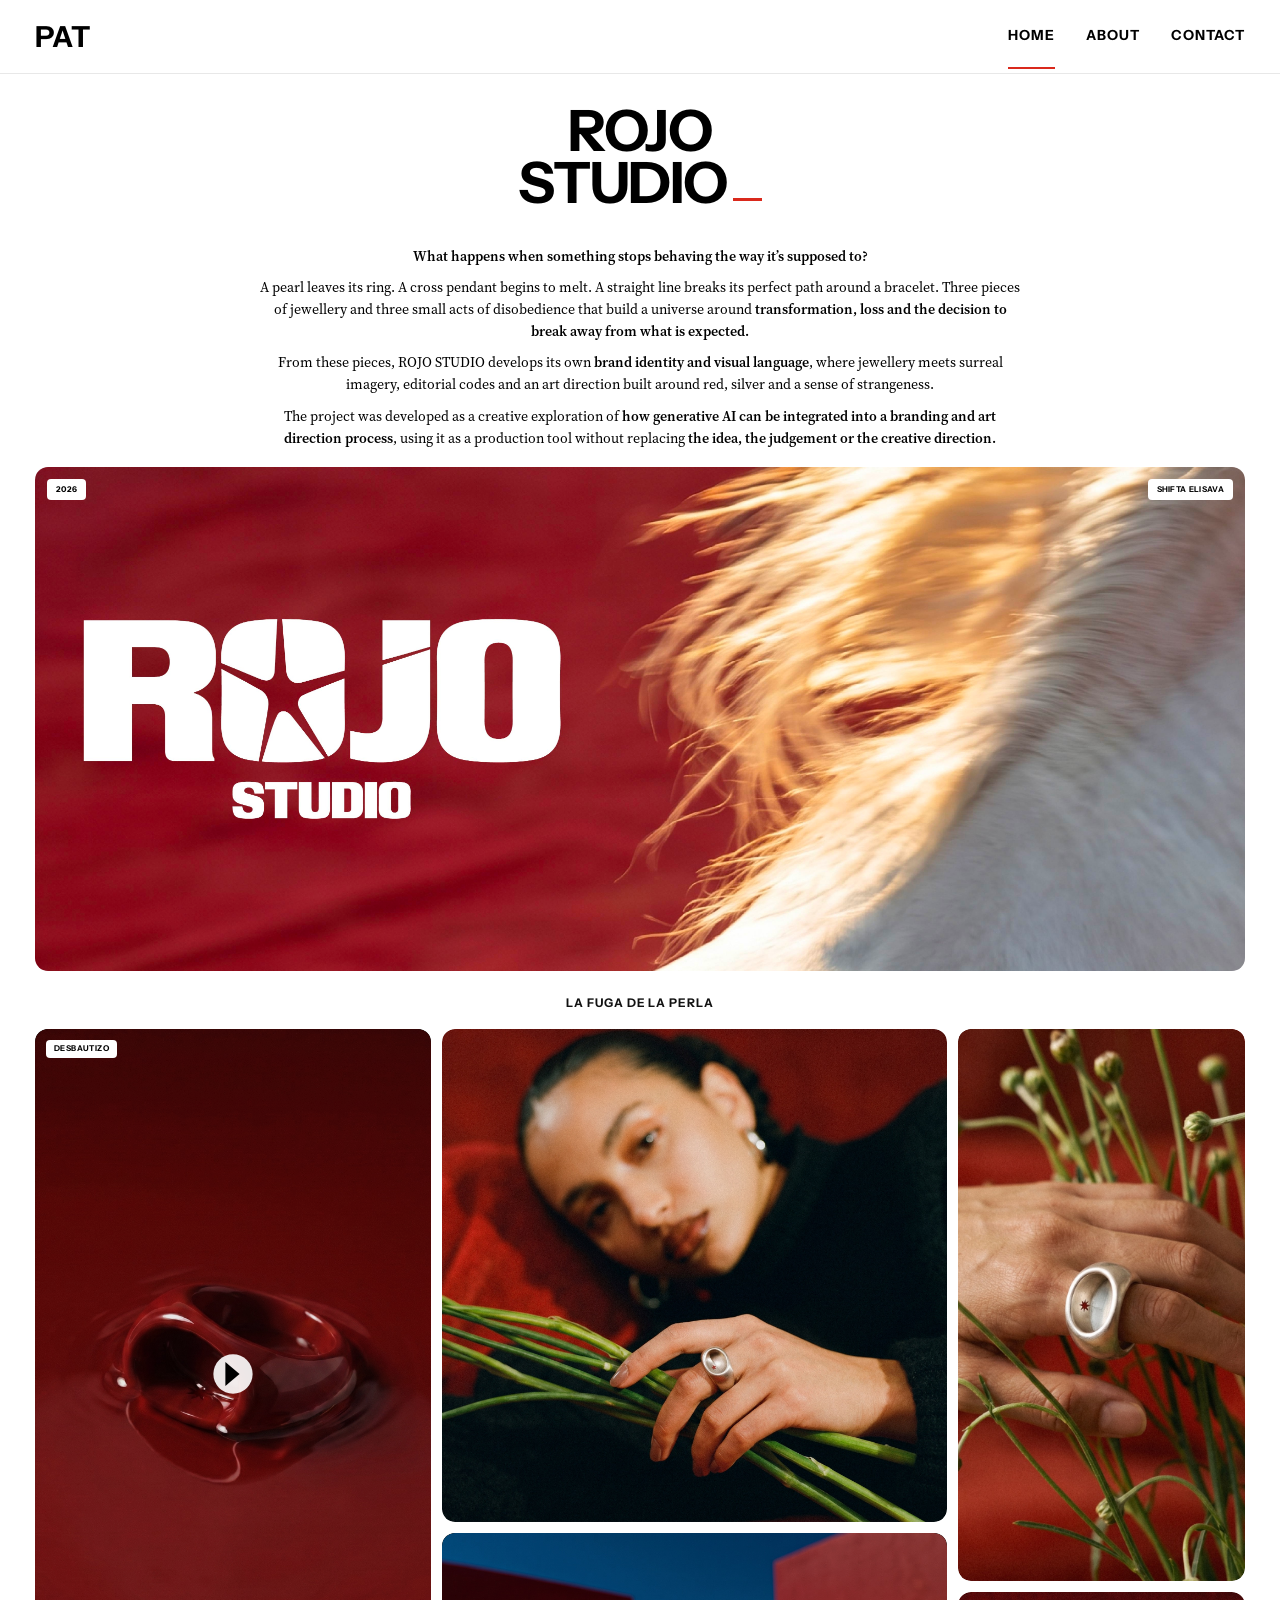
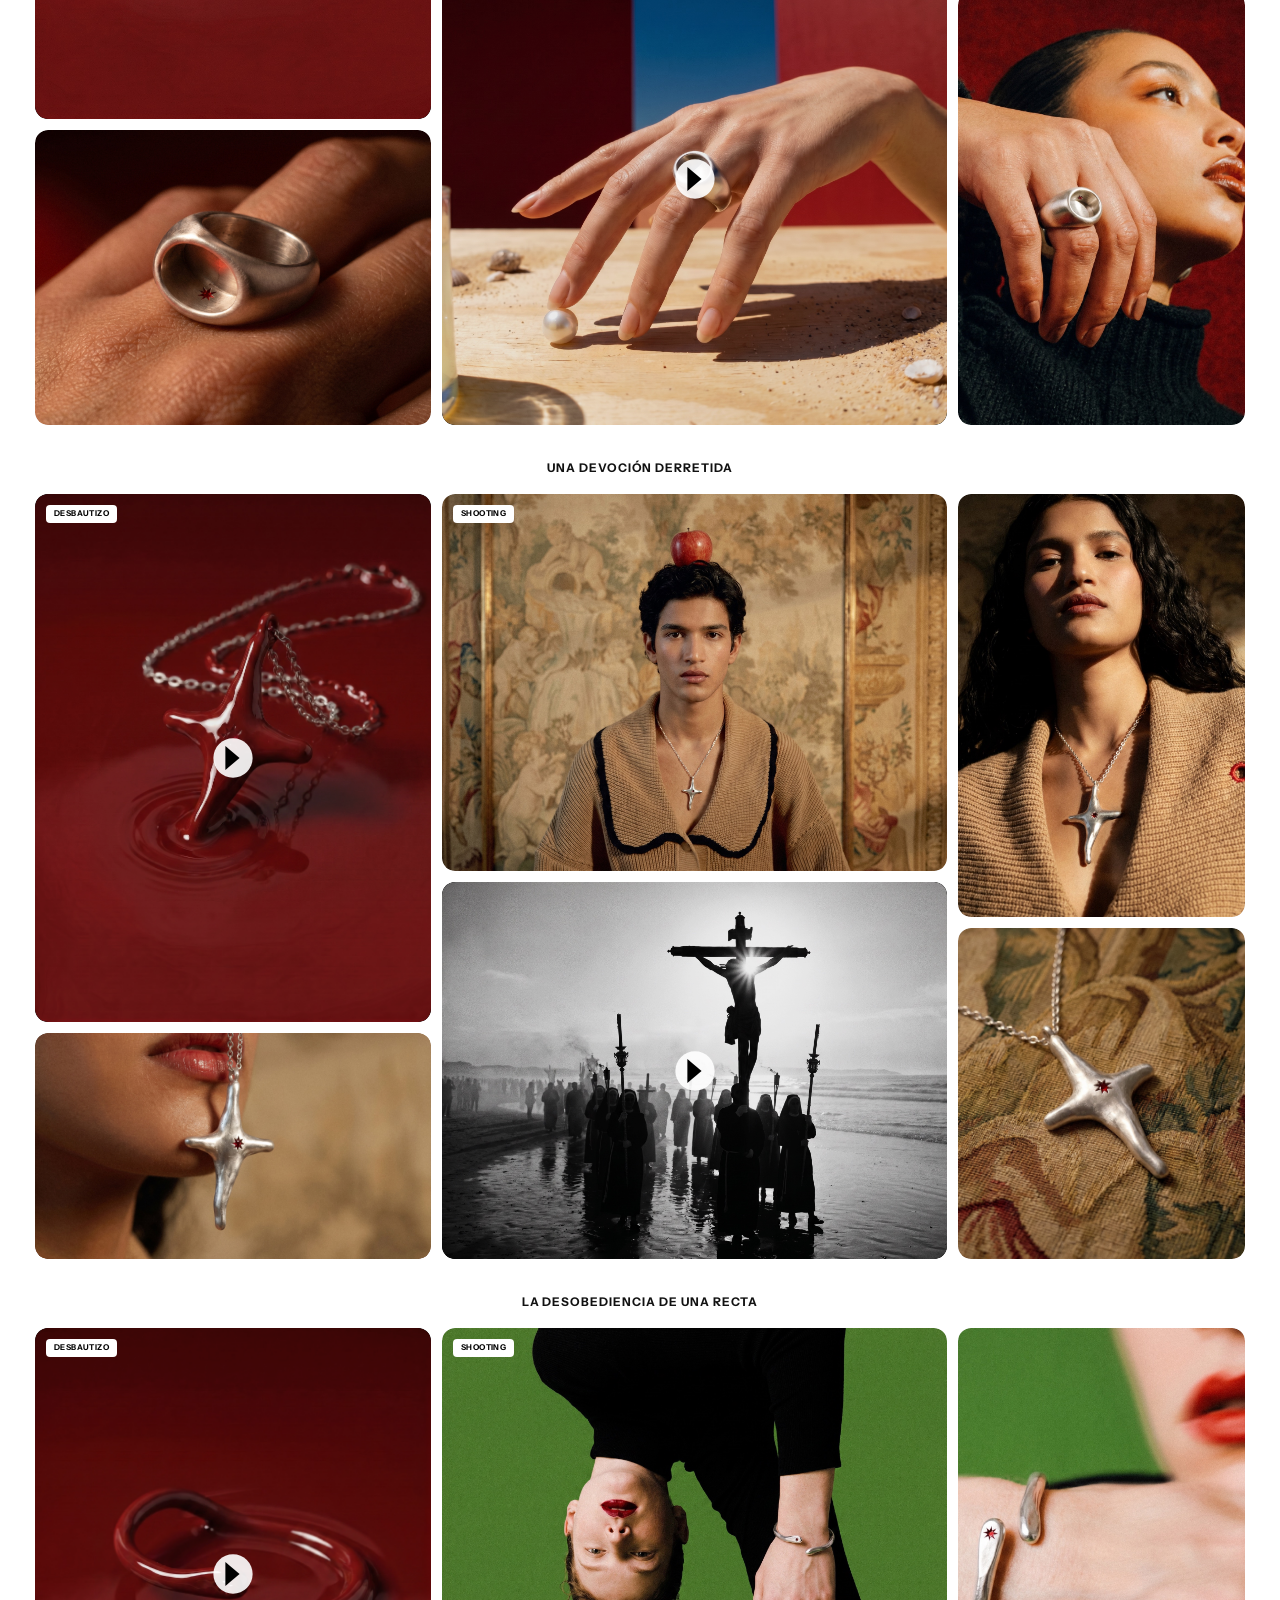
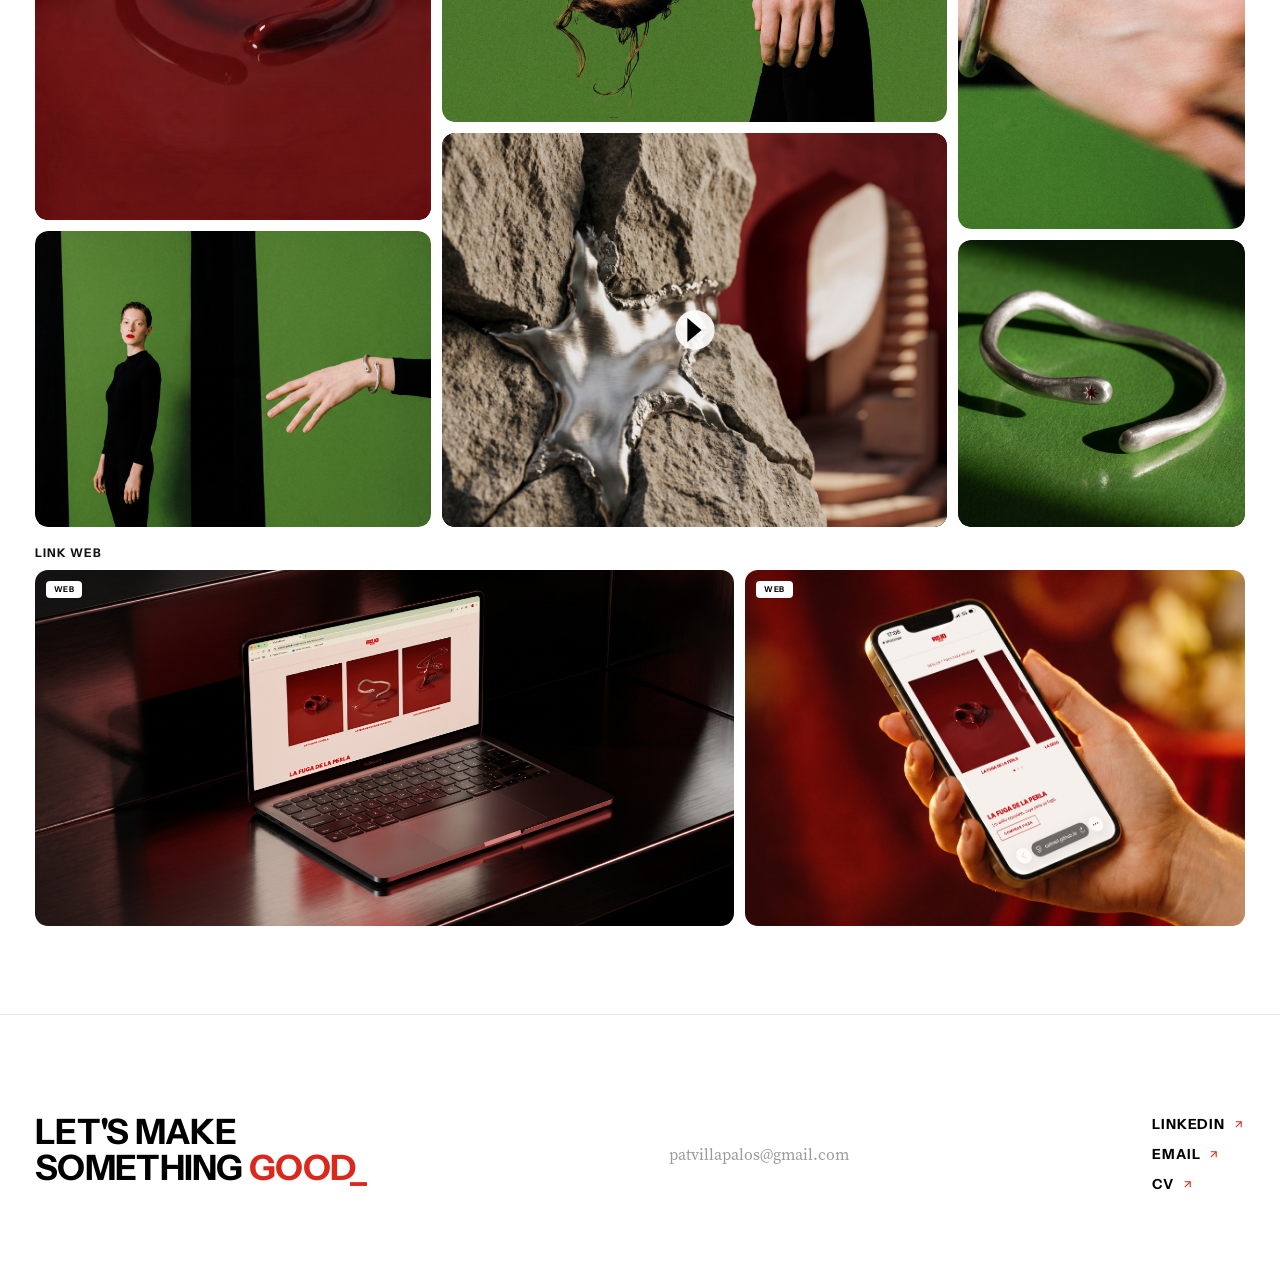
<file: projects/rojo-studio/index.html>
<!DOCTYPE html>
<html lang="en">
<head>
  <meta charset="UTF-8">
  <meta name="viewport" content="width=device-width, initial-scale=1.0">
  <title>Rojo Studio — Patricia Villapalos</title>
  <link rel="icon" type="image/svg+xml" href="../../favicon.svg">
  <link rel="stylesheet" href="../../css/variables.css">
  <link rel="stylesheet" href="../../css/base.css">
  <link rel="stylesheet" href="../../css/components.css">
  <link rel="stylesheet" href="../../css/projects.css">
</head>
<body class="project-page project-rojo">
  <header class="site-header">
    <div class="header-inner">
      <a href="../../" class="header-logo" translate="no" notranslate>PAT</a>
      <nav class="header-nav" aria-label="Main navigation">
        <a href="../../">HOME</a>
        <a href="../../about/">ABOUT</a>
        <a href="../../about/#contact">CONTACT</a>
      </nav>
    </div>
  </header>

  <main>

    <header class="project-header">
      <h1 translate="no" notranslate>ROJO<br>STUDIO<span class="accent-inline"></span></h1>
    </header>

    <div class="project-intro">
      <p><strong>What happens when something stops behaving the way it’s supposed to?</strong></p>
      <p>A pearl leaves its ring. A cross pendant begins to melt. A straight line breaks its perfect path around a bracelet. Three pieces of jewellery and three small acts of disobedience that build a universe around <strong>transformation, loss and the decision to break away from what is expected.</strong></p>
      <p>From these pieces, ROJO STUDIO develops its own <strong>brand identity and visual language</strong>, where jewellery meets surreal imagery, editorial codes and an art direction built around red, silver and a sense of strangeness.</p>
      <p>The project was developed as a creative exploration of <strong>how generative AI can be integrated into a branding and art direction process</strong>, using it as a production tool without replacing <strong>the idea, the judgement or the creative direction.</strong></p>
    </div>

    <section class="project-hero">
      <div class="project-hero-media">
        <video autoplay muted loop playsinline poster="../../04-projects/03-rojo-studio/hero/hero-poster.jpg">
          <source src="../../04-projects/03-rojo-studio/hero/hero-desktop.mp4" type="video/mp4">
        </video>
        <span class="pill" style="left:12px; top:12px; position:absolute;">2026</span>
        <span class="pill" style="right:12px; top:12px; position:absolute;">SHIFTA ELISAVA</span>
      </div>
    </section>

    <section class="project-gallery">
      <!-- LA FUGA DE LA PERLA -->
      <h2 class="project-section-title">LA FUGA DE LA PERLA</h2>
      <div class="devocion-grid">
      <div class="devocion-col">
        <div class="gallery-cell">
          <div class="video-wrap">
            <video poster="../../04-projects/03-rojo-studio/gallery/la-fuga-de-la-perla/01-poster.jpg" preload="none" playsinline>
              <source src="../../04-projects/03-rojo-studio/gallery/la-fuga-de-la-perla/01-video.mp4" type="video/mp4">
            </video>
            <button class="video-play" aria-label="Play"><svg viewBox="0 0 44 44"><circle cx="22" cy="22" r="18" fill="white" fill-opacity="0.9"/><polygon points="15,11 28,22 15,33" fill="black"/></svg></button>
          </div>
          <span class="pill">DESBAUTIZO</span>
        </div>

        <div class="gallery-cell">
          <img src="../../04-projects/03-rojo-studio/gallery/la-fuga-de-la-perla/04-visual.jpg" alt="" loading="lazy">
        </div>
      </div>
      <div class="devocion-col">
        <div class="gallery-cell">
          <img src="../../04-projects/03-rojo-studio/gallery/la-fuga-de-la-perla/02-visual.jpg" alt="La fuga de la perla" loading="lazy">
        </div>

        <div class="gallery-cell">
          <div class="video-wrap">
            <video poster="../../04-projects/03-rojo-studio/gallery/la-fuga-de-la-perla/05-poster.jpg" preload="none" playsinline>
              <source src="../../04-projects/03-rojo-studio/gallery/la-fuga-de-la-perla/05-video.mp4" type="video/mp4">
            </video>
            <button class="video-play" aria-label="Play"><svg viewBox="0 0 44 44"><circle cx="22" cy="22" r="18" fill="white" fill-opacity="0.9"/><polygon points="15,11 28,22 15,33" fill="black"/></svg></button>
          </div>
        </div>
      </div>
      <div class="devocion-col">
        <div class="gallery-cell">
          <div class="animated-sequence" data-animated-sequence data-frames="../../04-projects/03-rojo-studio/gallery/la-fuga-de-la-perla/03-visual-parte-1-gif.jpg,../../04-projects/03-rojo-studio/gallery/la-fuga-de-la-perla/03-visual-parte-2-gif.jpg,../../04-projects/03-rojo-studio/gallery/la-fuga-de-la-perla/03-visual-parte-3-gif.jpg" data-interval="1200">
            <img src="../../04-projects/03-rojo-studio/gallery/la-fuga-de-la-perla/03-visual-parte-1-gif.jpg" alt="" loading="lazy">
          </div>
        </div>

        <div class="gallery-cell">
          <img src="../../04-projects/03-rojo-studio/gallery/la-fuga-de-la-perla/06-visual.jpg" alt="" loading="lazy">
        </div>
      </div>
    </div>

    <!-- UNA DEVOCIÓN DERRETIDA -->
      <h2 class="project-section-title">UNA DEVOCIÓN DERRETIDA</h2>
      <div class="devocion-grid">
        <div class="devocion-col">
        <div class="gallery-cell">
          <div class="video-wrap">
            <video poster="../../04-projects/03-rojo-studio/gallery/una-devocion-derretida/01-poster.jpg" preload="none" playsinline>
              <source src="../../04-projects/03-rojo-studio/gallery/una-devocion-derretida/02-video.mp4" type="video/mp4">
            </video>
            <button class="video-play" aria-label="Play"><svg viewBox="0 0 44 44"><circle cx="22" cy="22" r="18" fill="white" fill-opacity="0.9"/><polygon points="15,11 28,22 15,33" fill="black"/></svg></button>
          </div>
          <span class="pill">DESBAUTIZO</span>
        </div>
        <div class="gallery-cell">
          <div class="animated-sequence" data-animated-sequence data-frames="../../04-projects/03-rojo-studio/gallery/una-devocion-derretida/04-visual-parte-1-gif.jpg,../../04-projects/03-rojo-studio/gallery/una-devocion-derretida/04-visual-parte-2-gif.jpg,../../04-projects/03-rojo-studio/gallery/una-devocion-derretida/04-visual-parte-3-gif.jpg" data-interval="1200">
            <img src="../../04-projects/03-rojo-studio/gallery/una-devocion-derretida/04-visual-parte-1-gif.jpg" alt="" loading="lazy">
          </div>
        </div>
        </div>
        <div class="devocion-col">
        <div class="gallery-cell">
          <img src="../../04-projects/03-rojo-studio/gallery/una-devocion-derretida/02-visual.jpg" alt="" loading="lazy">
          <span class="pill">SHOOTING</span>
        </div>
        <div class="gallery-cell">
          <div class="video-wrap">
            <video poster="../../04-projects/03-rojo-studio/gallery/una-devocion-derretida/05-poster.jpg" preload="none" playsinline>
              <source src="../../04-projects/03-rojo-studio/gallery/una-devocion-derretida/05-video.mp4" type="video/mp4">
            </video>
            <button class="video-play" aria-label="Play"><svg viewBox="0 0 44 44"><circle cx="22" cy="22" r="18" fill="white" fill-opacity="0.9"/><polygon points="15,11 28,22 15,33" fill="black"/></svg></button>
          </div>
        </div>
        </div>
        <div class="devocion-col">
        <div class="gallery-cell">
          <img src="../../04-projects/03-rojo-studio/gallery/una-devocion-derretida/03-visual.jpg" alt="" loading="lazy">
        </div>
        <div class="gallery-cell">
          <img src="../../04-projects/03-rojo-studio/gallery/una-devocion-derretida/06-visual.jpg" alt="Una devoción detalle" loading="lazy">
        </div>
        </div>
      </div>

      <!-- LA DESOBEDIENCIA DE UNA RECTA -->
      <h2 class="project-section-title">LA DESOBEDIENCIA DE UNA RECTA</h2>
      <div class="recta-grid">
        <div class="recta-col">
        <div class="gallery-cell">
          <div class="video-wrap">
            <video poster="../../04-projects/03-rojo-studio/gallery/la-desobediencia-de-una-recta/01-poster.jpg" preload="none" playsinline>
              <source src="../../04-projects/03-rojo-studio/gallery/la-desobediencia-de-una-recta/01-video.mp4" type="video/mp4">
            </video>
            <button class="video-play" aria-label="Play"><svg viewBox="0 0 44 44"><circle cx="22" cy="22" r="18" fill="white" fill-opacity="0.9"/><polygon points="15,11 28,22 15,33" fill="black"/></svg></button>
          </div>
          <span class="pill">DESBAUTIZO</span>
        </div>
        <div class="gallery-cell">
          <img src="../../04-projects/03-rojo-studio/gallery/la-desobediencia-de-una-recta/04-visual.jpg" alt="" loading="lazy">
        </div>
        </div>
        <div class="recta-col">
        <div class="gallery-cell">
          <img src="../../04-projects/03-rojo-studio/gallery/la-desobediencia-de-una-recta/02-visual.jpg" alt="" loading="lazy">
          <span class="pill">SHOOTING</span>
        </div>
        <div class="gallery-cell">
          <div class="video-wrap">
            <video poster="../../04-projects/03-rojo-studio/gallery/la-desobediencia-de-una-recta/05-poster.jpg" preload="none" playsinline>
              <source src="../../04-projects/03-rojo-studio/gallery/la-desobediencia-de-una-recta/05-video.mp4" type="video/mp4">
            </video>
            <button class="video-play" aria-label="Play"><svg viewBox="0 0 44 44"><circle cx="22" cy="22" r="18" fill="white" fill-opacity="0.9"/><polygon points="15,11 28,22 15,33" fill="black"/></svg></button>
          </div>
          
        </div>
        </div>
        <div class="recta-col">
        <div class="gallery-cell">
          <img src="../../04-projects/03-rojo-studio/gallery/la-desobediencia-de-una-recta/03-visual.jpg" alt="" loading="lazy">
        </div>
        <div class="gallery-cell">
          <div class="animated-sequence" data-animated-sequence data-frames="../../04-projects/03-rojo-studio/gallery/la-desobediencia-de-una-recta/06-visual-parte-1-gif.jpg,../../04-projects/03-rojo-studio/gallery/la-desobediencia-de-una-recta/06-visual-parte-2-gif.jpg" data-interval="1200">
            <img src="../../04-projects/03-rojo-studio/gallery/la-desobediencia-de-una-recta/06-visual-parte-1-gif.jpg" alt="" loading="lazy">
          </div>
        </div>
        </div>
      </div>

      <!-- LINK WEB -->
      <div class="project-link-section">
        <h2 class="project-section-title">LINK WEB</h2>
        <div class="gallery-row web-row">
          <div class="gallery-cell web-cell-laptop">
            <a href="https://patriciavillapalos.github.io/rojo-studio-web/" target="_blank" rel="noopener">
              <img src="../../04-projects/03-rojo-studio/gallery/web/01-imagen-web.jpg" alt="Rojo Studio web laptop" loading="lazy">
            </a>
            <span class="pill">WEB</span>
          </div>
          <div class="gallery-cell web-cell-mobile">
            <a href="https://patriciavillapalos.github.io/rojo-studio-web/" target="_blank" rel="noopener">
              <img src="../../04-projects/03-rojo-studio/gallery/web/02-imagen-web.jpg" alt="Rojo Studio web mobile" loading="lazy">
            </a>
            <span class="pill">WEB</span>
          </div>
        </div>
      </div>
    </section>
  </main>

  <footer class="site-footer">
    <div class="footer-inner">
      <div class="footer-cta">LET'S MAKE<br>SOMETHING <span class="accent">GOOD_</span></div>
      <div class="footer-email">patvillapalos@gmail.com</div>
      <div class="footer-links">
        <a href="https://www.linkedin.com/in/patricia-villapalos-1a769a150/" target="_blank" rel="noopener noreferrer">LINKEDIN <svg viewBox="0 0 24 24" fill="none" stroke="currentColor" stroke-width="2"><line x1="7" y1="17" x2="17" y2="7"></line><polyline points="7 7 17 7 17 17"></polyline></svg></a>
        <a href="mailto:patvillapalos@gmail.com">EMAIL <svg viewBox="0 0 24 24" fill="none" stroke="currentColor" stroke-width="2"><line x1="7" y1="17" x2="17" y2="7"></line><polyline points="7 7 17 7 17 17"></polyline></svg></a>
        <a href="#" target="_blank" rel="noopener noreferrer">CV <svg viewBox="0 0 24 24" fill="none" stroke="currentColor" stroke-width="2"><line x1="7" y1="17" x2="17" y2="7"></line><polyline points="7 7 17 7 17 17"></polyline></svg></a>
      </div>
    </div>
  </footer>

  <script src="../../js/main.js"></script>
  <script src="../../js/animated-sequence.js"></script>
  <script>
    document.querySelectorAll('.video-wrap').forEach(function(wrap){
      var video = wrap.querySelector('video');
      var btn = wrap.querySelector('.video-play');
      if(!video || !btn) return;
      btn.addEventListener('click', function(){
        video.controls = true;
        video.muted = false;
        video.play();
        btn.classList.add('hidden');
      });
      video.addEventListener('pause', function(){ btn.classList.remove('hidden'); });
      video.addEventListener('play', function(){ btn.classList.add('hidden'); video.controls = true; });
    });
  </script>
</body>
</html>
</file>
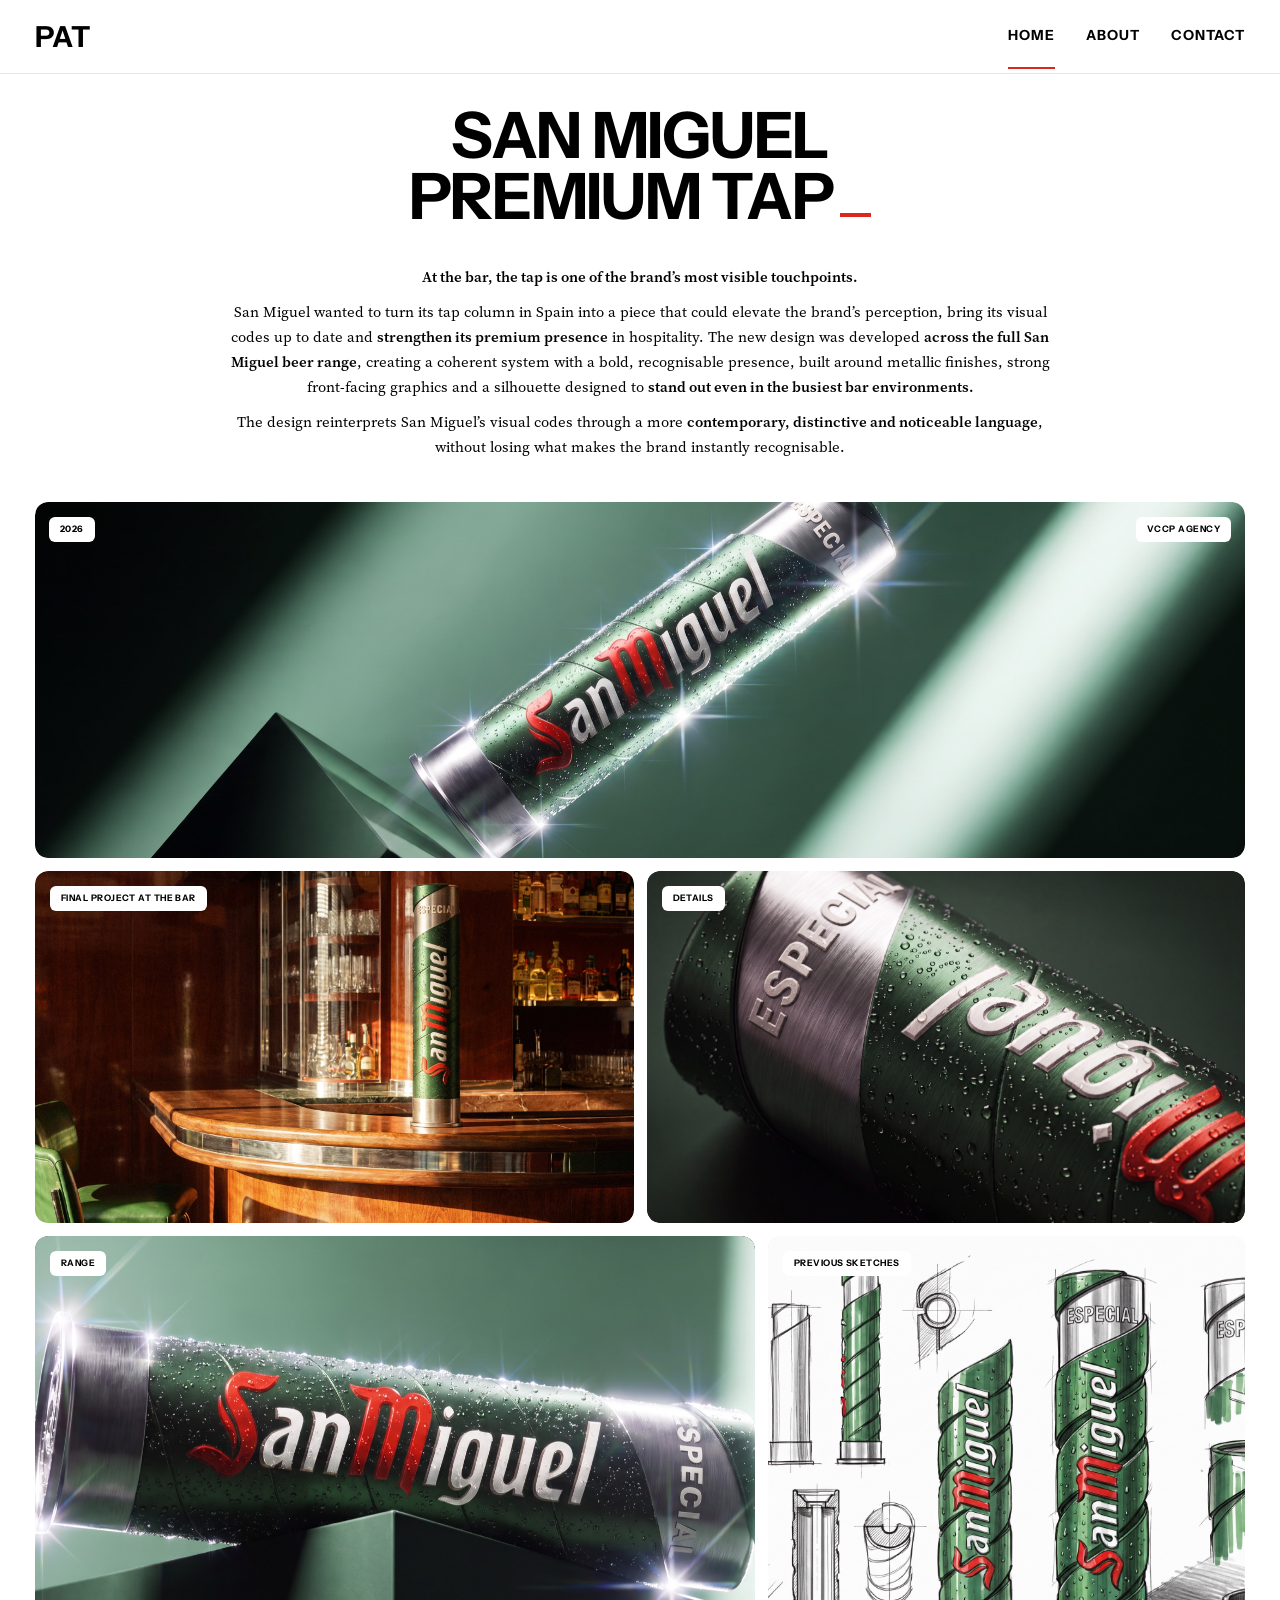
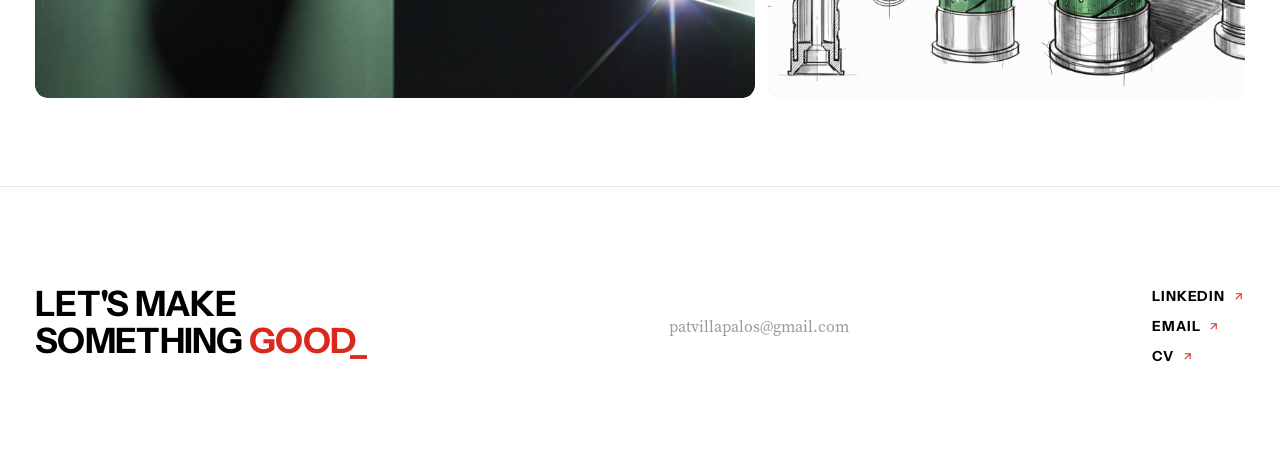
<file: projects/san-miguel-premium-tap/index.html>
<!DOCTYPE html>
<html lang="en">
<head>
  <meta charset="UTF-8">
  <meta name="viewport" content="width=device-width, initial-scale=1.0">
  <title>San Miguel Premium Tap — Patricia Villapalos</title>
  <link rel="icon" type="image/svg+xml" href="../../favicon.svg">
  <link rel="stylesheet" href="../../css/variables.css">
  <link rel="stylesheet" href="../../css/base.css">
  <link rel="stylesheet" href="../../css/components.css">
  <link rel="stylesheet" href="../../css/projects.css">
</head>
<body class="project-page project-san-miguel">
  <header class="site-header">
    <div class="header-inner">
      <a href="../../" class="header-logo" translate="no" notranslate>PAT</a>
      <nav class="header-nav" aria-label="Main navigation">
        <a href="../../">HOME</a>
        <a href="../../about/">ABOUT</a>
        <a href="../../about/#contact">CONTACT</a>
      </nav>
    </div>
  </header>

  <main>

    <header class="project-header">
      <h1 translate="no" notranslate>SAN MIGUEL<br>PREMIUM TAP<span class="accent-inline"></span></h1>
    </header>

    <div class="project-intro">
      <p><strong>At the bar, the tap is one of the brand’s most visible touchpoints.</strong></p>
      <p>San Miguel wanted to turn its tap column in Spain into a piece that could elevate the brand’s perception, bring its visual codes up to date and <strong>strengthen its premium presence</strong> in hospitality. The new design was developed <strong>across the full San Miguel beer range</strong>, creating a coherent system with a bold, recognisable presence, built around metallic finishes, strong front-facing graphics and a silhouette designed to <strong>stand out even in the busiest bar environments.</strong></p>
      <p>The design reinterprets San Miguel’s visual codes through a more <strong>contemporary, distinctive and noticeable language</strong>, without losing what makes the brand instantly recognisable.</p>
    </div>

    <section class="project-gallery">
      <!-- BLOQUE 1 — HERO -->
      <div class="gallery-cell project-hero-cell">
        <img src="../../04-projects/01-san-miguel-premium-tap/hero/hero-poster.jpg" alt="San Miguel Premium Tap hero" loading="eager">
        <span class="pill" style="left:14px; right:auto;">2026</span>
        <span class="pill" style="left:auto; right:14px;">VCCP AGENCY</span>
      </div>

      <!-- BLOQUE 2 — SEGUNDA FILA 50/50 -->
      <div class="gallery-row row-2 col-2">
        <div class="gallery-cell">
          <img src="../../04-projects/01-san-miguel-premium-tap/gallery/01-visual.jpg" alt="San Miguel tap on bar counter" loading="lazy">
          <span class="pill">FINAL PROJECT AT THE BAR</span>
        </div>
        <div class="gallery-cell">
          <div class="animated-sequence" data-animated-sequence data-frames="../../04-projects/01-san-miguel-premium-tap/gallery/02-visual-parte-1-gif.jpg,../../04-projects/01-san-miguel-premium-tap/gallery/02-visual-parte-2-gif.jpg,../../04-projects/01-san-miguel-premium-tap/gallery/02-visual-parte-3-gif.jpg" data-interval="1200">
            <img src="../../04-projects/01-san-miguel-premium-tap/gallery/02-visual-parte-1-gif.jpg" alt="San Miguel tap details" loading="lazy">
          </div>
          <span class="pill">DETAILS</span>
        </div>
      </div>

      <!-- BLOQUE 3 — TERCERA FILA 60/40 -->
      <div class="gallery-row row-3">
        <div class="gallery-cell cell-range">
          <div class="animated-sequence" data-animated-sequence data-frames="../../04-projects/01-san-miguel-premium-tap/gallery/03-visual-parte-1-gif.jpg,../../04-projects/01-san-miguel-premium-tap/gallery/03-visual-parte-2-gif.jpg" data-interval="1200">
            <img src="../../04-projects/01-san-miguel-premium-tap/gallery/03-visual-parte-1-gif.jpg" alt="San Miguel tap range" loading="lazy">
          </div>
          <span class="pill">RANGE</span>
        </div>
        <div class="gallery-cell cell-sketches">
          <img src="../../04-projects/01-san-miguel-premium-tap/gallery/04-visual.jpg" alt="San Miguel tap previous sketches" loading="lazy">
          <span class="pill">PREVIOUS SKETCHES</span>
        </div>
      </div>
    </section>
  </main>

  <footer class="site-footer">
    <div class="footer-inner">
      <div class="footer-cta">LET'S MAKE<br>SOMETHING <span class="accent">GOOD_</span></div>
      <div class="footer-email">patvillapalos@gmail.com</div>
      <div class="footer-links">
        <a href="https://www.linkedin.com/in/patricia-villapalos-1a769a150/" target="_blank" rel="noopener noreferrer">LINKEDIN <svg viewBox="0 0 24 24" fill="none" stroke="currentColor" stroke-width="2"><line x1="7" y1="17" x2="17" y2="7"></line><polyline points="7 7 17 7 17 17"></polyline></svg></a>
        <a href="mailto:patvillapalos@gmail.com">EMAIL <svg viewBox="0 0 24 24" fill="none" stroke="currentColor" stroke-width="2"><line x1="7" y1="17" x2="17" y2="7"></line><polyline points="7 7 17 7 17 17"></polyline></svg></a>
        <a href="#" target="_blank" rel="noopener noreferrer">CV <svg viewBox="0 0 24 24" fill="none" stroke="currentColor" stroke-width="2"><line x1="7" y1="17" x2="17" y2="7"></line><polyline points="7 7 17 7 17 17"></polyline></svg></a>
      </div>
    </div>
  </footer>

  <script src="../../js/main.js"></script>
  <script src="../../js/animated-sequence.js"></script>
</body>
</html>
</file>
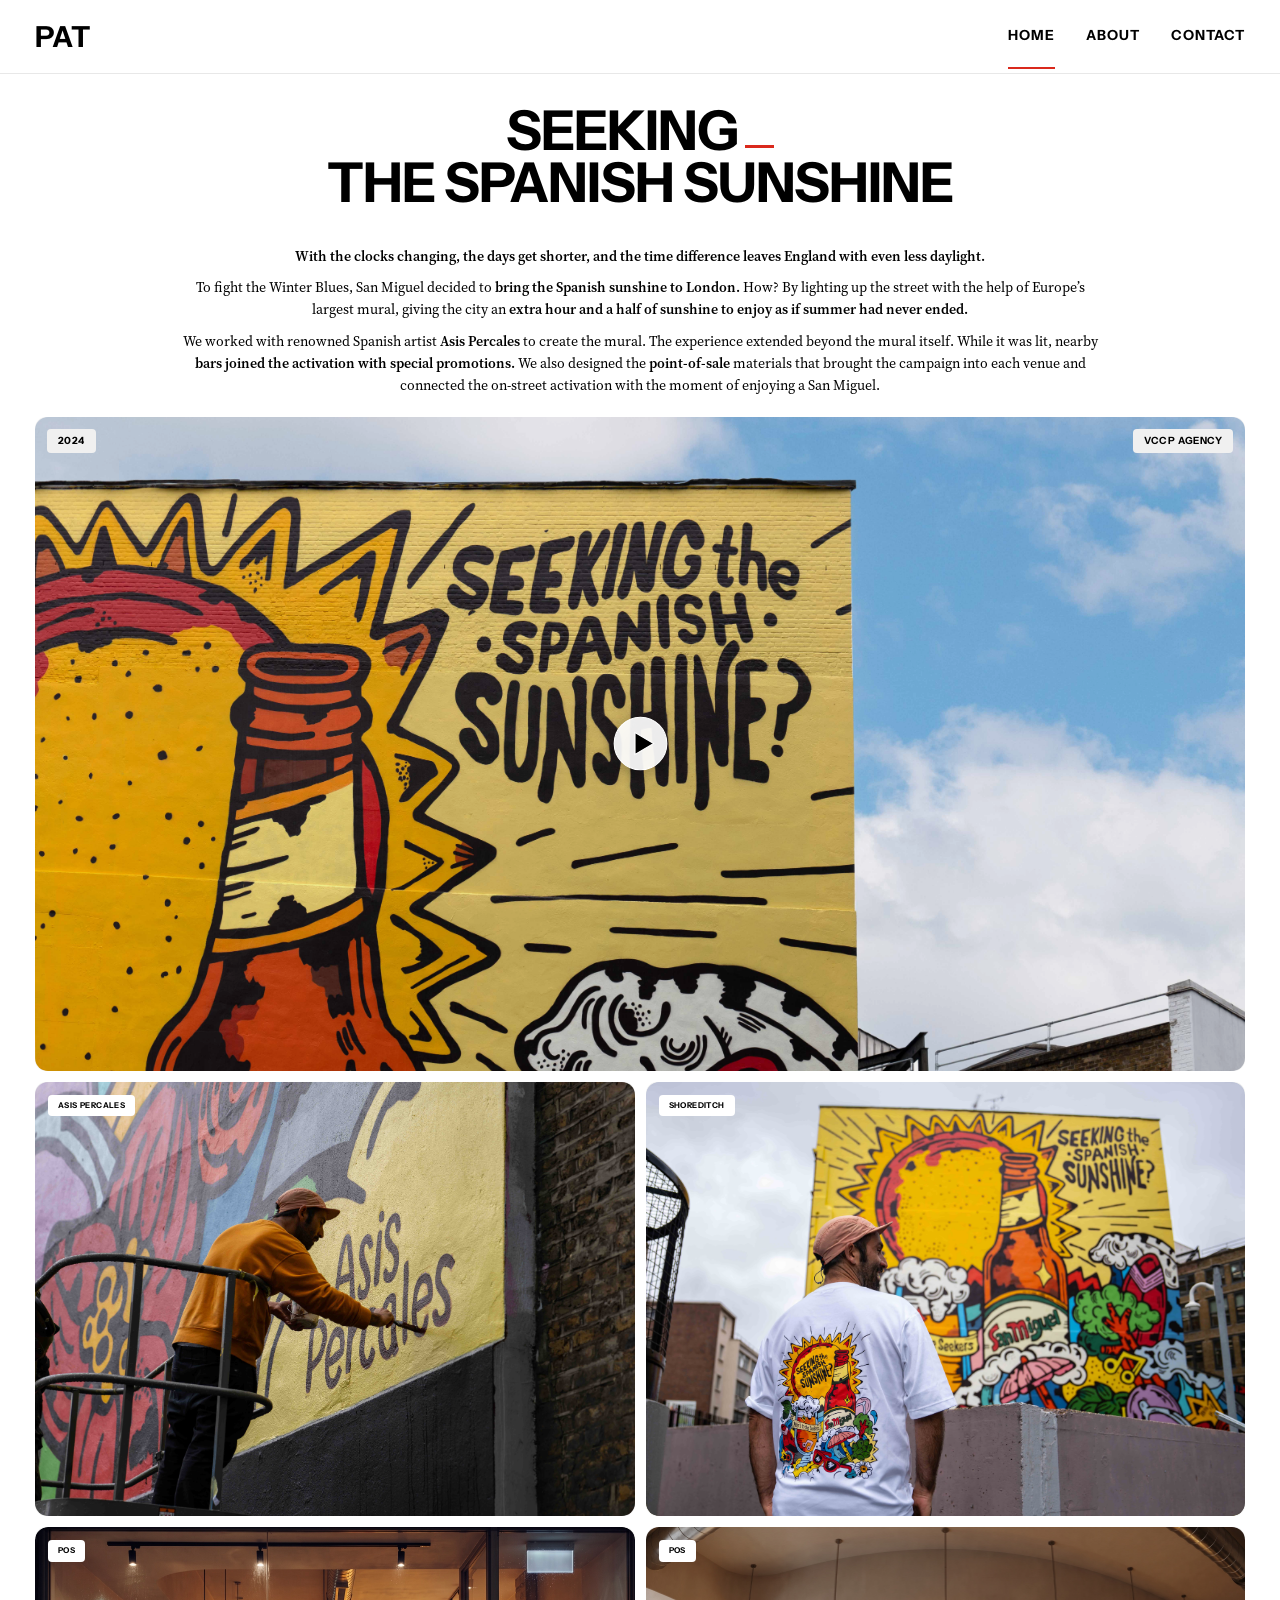
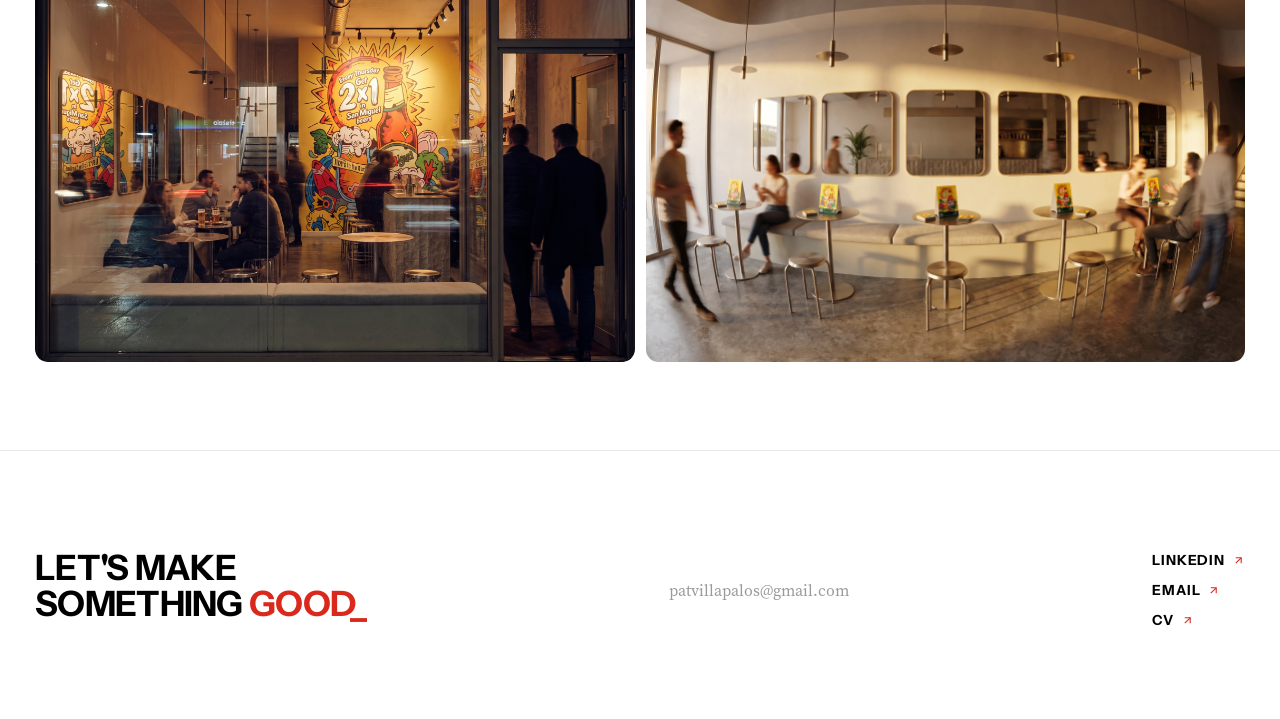
<file: projects/seeking-spanish-sunshine/index.html>
<!DOCTYPE html>
<html lang="en">
<head>
  <meta charset="UTF-8">
  <meta name="viewport" content="width=device-width, initial-scale=1.0">
  <title>Seeking the Spanish Sunshine — Patricia Villapalos</title>
  <meta name="description" content="Seeking the Spanish Sunshine — San Miguel UK x Asis Percales campaign with Europe's largest mural in London.">
  <link rel="icon" type="image/svg+xml" href="../../favicon.svg">
  <link rel="stylesheet" href="../../css/variables.css">
  <link rel="stylesheet" href="../../css/base.css">
  <link rel="stylesheet" href="../../css/components.css">
  <link rel="stylesheet" href="../../css/projects.css">
</head>
<body class="project-page project-seeking">
  <header class="site-header">
    <div class="header-inner">
      <a href="../../" class="header-logo" translate="no" notranslate>PAT</a>
      <nav class="header-nav" aria-label="Main navigation">
        <a href="../../">HOME</a>
        <a href="../../about/">ABOUT</a>
        <a href="../../about/#contact">CONTACT</a>
      </nav>
    </div>
  </header>

  <main>
    <header class="project-header">
      <h1 translate="no" notranslate>SEEKING<span class="accent-inline"></span><br>THE SPANISH SUNSHINE</h1>
      <span class="accent-underline" style="display:none;"></span>
    </header>

    <div class="project-intro">
      <p><strong>With the clocks changing, the days get shorter, and the time difference leaves England with even less daylight.</strong></p>
      <p>To fight the Winter Blues, San Miguel decided to <strong>bring the Spanish sunshine to London.</strong> How? By lighting up the street with the help of Europe’s largest mural, giving the city an <strong>extra hour and a half of sunshine to enjoy as if summer had never ended.</strong></p>
      <p>We worked with renowned Spanish artist <strong>Asis Percales</strong> to create the mural. The experience extended beyond the mural itself. While it was lit, nearby <strong>bars joined the activation with special promotions.</strong> We also designed the <strong>point-of-sale</strong> materials that brought the campaign into each venue and connected the on-street activation with the moment of enjoying a San Miguel.</p>
    </div>

    <section class="project-hero">
      <div class="project-hero-media">
        <video id="seekingHeroVideo" playsinline poster="../../04-projects/02-seeking-spanish-sunshine/hero/hero-poster.jpg" preload="none">
          <source src="../../04-projects/02-seeking-spanish-sunshine/hero/hero-desktop.mp4" type="video/mp4">
        </video>
        <span class="pill" style="left:12px; top:12px; position:absolute;">2024</span>
        <span class="pill" style="right:12px; top:12px; position:absolute; left:auto;">VCCP AGENCY</span>
        <button class="hero-play" id="heroPlayBtn" aria-label="Play video">
          <svg viewBox="0 0 52 52" xmlns="http://www.w3.org/2000/svg"><circle cx="26" cy="26" r="24" fill="white" fill-opacity="0.92" stroke="white"/><polygon points="21,16 38,26 21,36" fill="black"/></svg>
        </button>
      </div>
    </section>

    <section class="project-gallery">
      <!-- Row 1: ASIS PERCALES + SHOREDITCH -->
      <div class="gallery-row col-2">
        <div class="gallery-cell">
          <img src="../../04-projects/02-seeking-spanish-sunshine/gallery/01-visual.jpg" alt="Seeking the Spanish Sunshine — Asis Percales artwork" loading="lazy">
          <span class="pill">ASIS PERCALES</span>
        </div>
        <div class="gallery-cell">
          <div class="animated-sequence" data-animated-sequence data-frames="../../04-projects/02-seeking-spanish-sunshine/gallery/02-visual-parte-1-gif.jpg,../../04-projects/02-seeking-spanish-sunshine/gallery/02-visual-parte-2-gif.jpg" data-interval="1200">
            <img src="../../04-projects/02-seeking-spanish-sunshine/gallery/02-visual-parte-1-gif.jpg" alt="Seeking the Spanish Sunshine — Shoreditch mural" loading="lazy">
          </div>
          <span class="pill">SHOREDITCH</span>
        </div>
      </div>
      <!-- Row 2: POS + POS -->
      <div class="gallery-row col-2">
        <div class="gallery-cell">
          <div class="animated-sequence" data-animated-sequence data-frames="../../04-projects/02-seeking-spanish-sunshine/gallery/03-visual-parte-1-gif.jpg,../../04-projects/02-seeking-spanish-sunshine/gallery/03-visual-parte-2-gif.jpg" data-interval="1200">
            <img src="../../04-projects/02-seeking-spanish-sunshine/gallery/03-visual-parte-1-gif.jpg" alt="Seeking the Spanish Sunshine — POS materials" loading="lazy">
          </div>
          <span class="pill">POS</span>
        </div>
        <div class="gallery-cell">
          <img src="../../04-projects/02-seeking-spanish-sunshine/gallery/04-visual.jpg" alt="Seeking the Spanish Sunshine — POS" loading="lazy">
          <span class="pill">POS</span>
        </div>
      </div>
    </section>
  </main>

  <footer class="site-footer">
    <div class="footer-inner">
      <div class="footer-cta">LET'S MAKE<br>SOMETHING <span class="accent">GOOD_</span></div>
      <div class="footer-email">patvillapalos@gmail.com</div>
      <div class="footer-links">
        <a href="https://www.linkedin.com/in/patricia-villapalos-1a769a150/" target="_blank" rel="noopener noreferrer">LINKEDIN <svg viewBox="0 0 24 24" fill="none" stroke="currentColor" stroke-width="2"><line x1="7" y1="17" x2="17" y2="7"></line><polyline points="7 7 17 7 17 17"></polyline></svg></a>
        <a href="mailto:patvillapalos@gmail.com">EMAIL <svg viewBox="0 0 24 24" fill="none" stroke="currentColor" stroke-width="2"><line x1="7" y1="17" x2="17" y2="7"></line><polyline points="7 7 17 7 17 17"></polyline></svg></a>
        <a href="#" target="_blank" rel="noopener noreferrer">CV <svg viewBox="0 0 24 24" fill="none" stroke="currentColor" stroke-width="2"><line x1="7" y1="17" x2="17" y2="7"></line><polyline points="7 7 17 7 17 17"></polyline></svg></a>
      </div>
    </div>
  </footer>

  <script src="../../js/main.js"></script>
  <script src="../../js/animated-sequence.js"></script>
  <script>
    (function(){
      var video = document.getElementById('seekingHeroVideo');
      var btn = document.getElementById('heroPlayBtn');
      if(!video || !btn) return;
      // Ensure initial state: poster visible, no autoplay
      video.pause();
      video.currentTime = 0;
      video.controls = false;
      btn.addEventListener('click', function(){
        video.controls = true;
        video.muted = false;
        video.play();
        btn.classList.add('hidden');
      });
      video.addEventListener('pause', function(){
        btn.classList.remove('hidden');
        // keep controls visible after playback started
        if(!video.paused) return;
      });
      video.addEventListener('play', function(){
        video.controls = true;
        btn.classList.add('hidden');
      });
    })();
  </script>
</body>
</html>
</file>
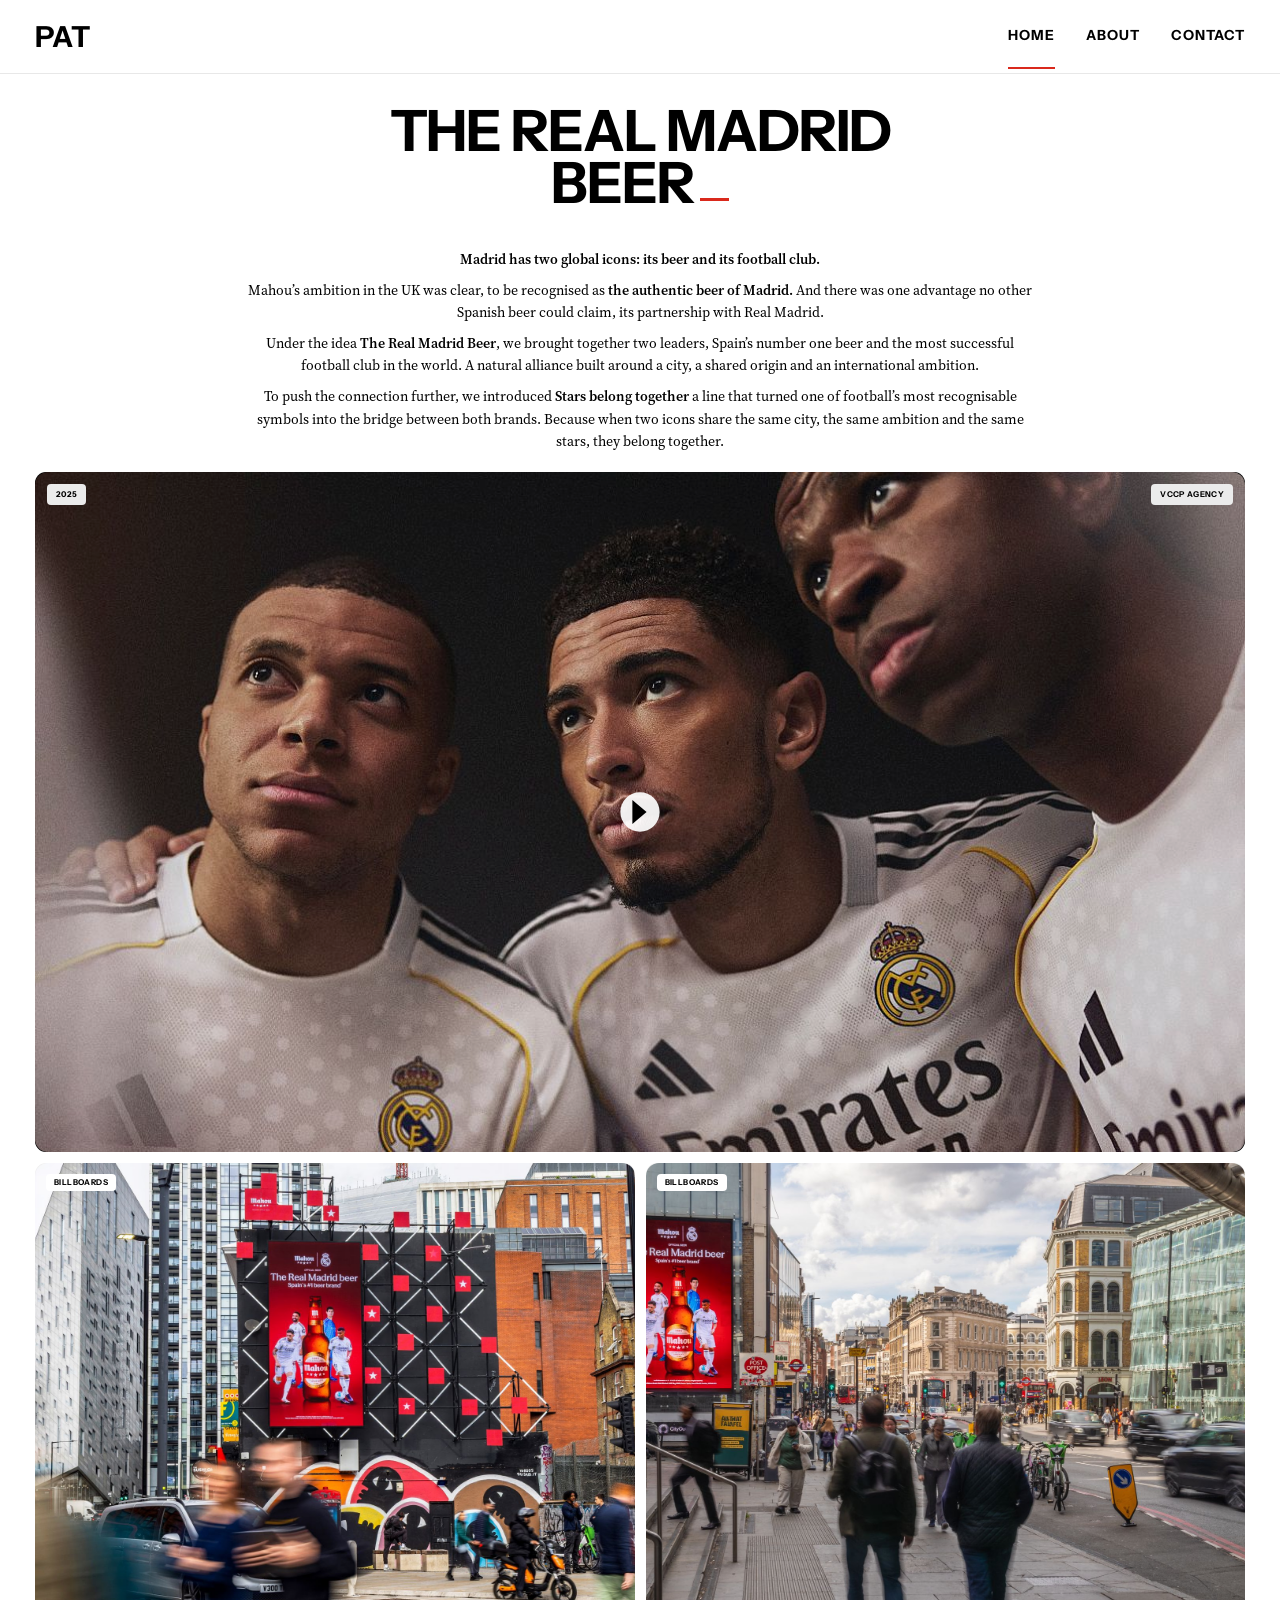
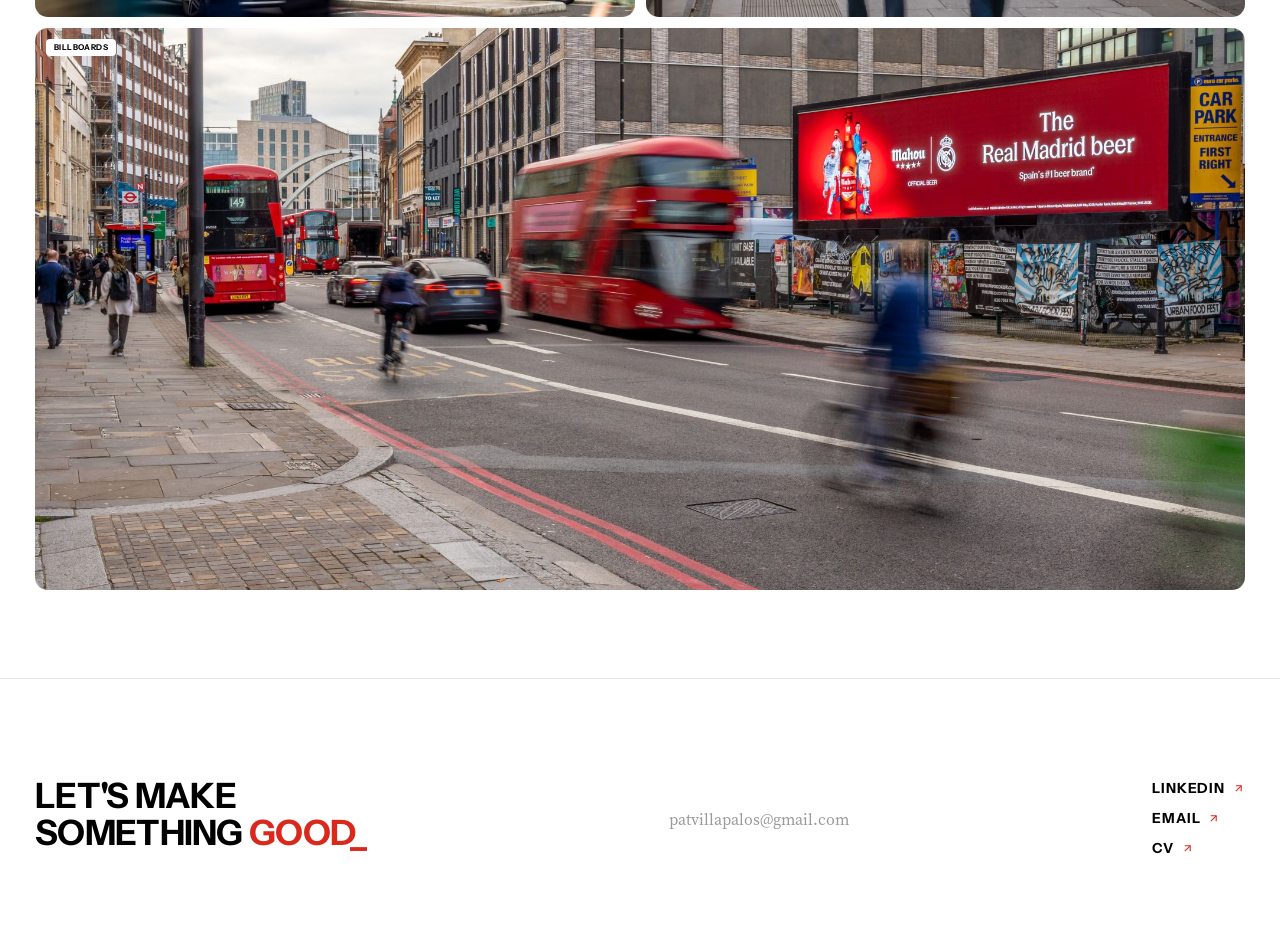
<file: projects/the-real-madrid-beer/index.html>
<!DOCTYPE html>
<html lang="en">
<head>
  <meta charset="UTF-8">
  <meta name="viewport" content="width=device-width, initial-scale=1.0">
  <title>The Real Madrid Beer — Patricia Villapalos</title>
  <meta name="description" content="The Real Madrid Beer — Mahou UK x Real Madrid campaign: Stars belong together.">
  <link rel="icon" type="image/svg+xml" href="../../favicon.svg">
  <link rel="stylesheet" href="../../css/variables.css">
  <link rel="stylesheet" href="../../css/base.css">
  <link rel="stylesheet" href="../../css/components.css">
  <link rel="stylesheet" href="../../css/projects.css">
</head>
<body class="project-page project-real-madrid">
  <header class="site-header">
    <div class="header-inner">
      <a href="../../" class="header-logo" translate="no" notranslate>PAT</a>
      <nav class="header-nav" aria-label="Main navigation">
        <a href="../../">HOME</a>
        <a href="../../about/">ABOUT</a>
        <a href="../../about/#contact">CONTACT</a>
      </nav>
    </div>
  </header>

  <main>
    <header class="project-header">
      <h1 translate="no" notranslate>THE REAL MADRID<br>BEER<span class="accent-inline"></span></h1>
    </header>

    <div class="project-intro">
      <p><strong>Madrid has two global icons: its beer and its football club.</strong></p>
      <p>Mahou’s ambition in the UK was clear, to be recognised as <strong>the authentic beer of Madrid.</strong> And there was one advantage no other Spanish beer could claim, its partnership with Real Madrid.</p>
      <p>Under the idea <strong>The Real Madrid Beer</strong>, we brought together two leaders, Spain’s number one beer and the most successful football club in the world. A natural alliance built around a city, a shared origin and an international ambition.</p>
      <p>To push the connection further, we introduced <strong>Stars belong together</strong> a line that turned one of football’s most recognisable symbols into the bridge between both brands. Because when two icons share the same city, the same ambition and the same stars, they belong together.</p>
    </div>

    <section class="project-hero">
      <div class="project-hero-media">
        <video id="realHeroVideo" preload="none" playsinline poster="../../04-projects/05-real-madrid-beer/hero/hero-poster.jpg">
          <source src="../../04-projects/05-real-madrid-beer/hero/hero-desktop.mp4" type="video/mp4">
        </video>
        <span class="pill" style="left:12px; top:12px; position:absolute;">2025</span>
        <span class="pill" style="right:12px; top:12px; position:absolute; left:auto;">VCCP AGENCY</span>
        <button class="hero-play" id="realHeroPlay" aria-label="Play video">
          <svg viewBox="0 0 44 44"><circle cx="22" cy="22" r="18" fill="white" fill-opacity="0.92"/><polygon points="15,11 28,22 15,33" fill="black"/></svg>
        </button>
      </div>
    </section>

    <section class="project-gallery">
      <!-- Row 1: Two billboards 50/50 -->
      <div class="gallery-row col-2">
        <div class="gallery-cell">
          <img src="../../04-projects/05-real-madrid-beer/gallery/01-visual.avif" alt="The Real Madrid Beer — Billboard" loading="lazy">
          <span class="pill">BILLBOARDS</span>
        </div>
        <div class="gallery-cell">
          <img src="../../04-projects/05-real-madrid-beer/gallery/02-visual.avif" alt="The Real Madrid Beer — Billboard" loading="lazy">
          <span class="pill">BILLBOARDS</span>
        </div>
      </div>
      <!-- Row 2: Full width billboard -->
      <div class="gallery-row full">
        <div class="gallery-cell">
          <img src="../../04-projects/05-real-madrid-beer/gallery/03-visual.avif" alt="The Real Madrid Beer — Billboard" loading="lazy">
          <span class="pill">BILLBOARDS</span>
        </div>
      </div>
    </section>
  </main>

  <footer class="site-footer">
    <div class="footer-inner">
      <div class="footer-cta">LET'S MAKE<br>SOMETHING <span class="accent">GOOD_</span></div>
      <div class="footer-email">patvillapalos@gmail.com</div>
      <div class="footer-links">
        <a href="https://www.linkedin.com/in/patricia-villapalos-1a769a150/" target="_blank" rel="noopener noreferrer">LINKEDIN <svg viewBox="0 0 24 24" fill="none" stroke="currentColor" stroke-width="2"><line x1="7" y1="17" x2="17" y2="7"></line><polyline points="7 7 17 7 17 17"></polyline></svg></a>
        <a href="mailto:patvillapalos@gmail.com">EMAIL <svg viewBox="0 0 24 24" fill="none" stroke="currentColor" stroke-width="2"><line x1="7" y1="17" x2="17" y2="7"></line><polyline points="7 7 17 7 17 17"></polyline></svg></a>
        <a href="#" target="_blank" rel="noopener noreferrer">CV <svg viewBox="0 0 24 24" fill="none" stroke="currentColor" stroke-width="2"><line x1="7" y1="17" x2="17" y2="7"></line><polyline points="7 7 17 7 17 17"></polyline></svg></a>
      </div>
    </div>
  </footer>

  <script src="../../js/main.js"></script>
  <script>
    (function(){
      var v=document.getElementById('realHeroVideo'), b=document.getElementById('realHeroPlay');
      if(!v||!b) return;
      b.addEventListener('click', function(){ v.controls=true; v.muted=false; v.play(); b.classList.add('hidden'); });
      v.addEventListener('pause', function(){ b.classList.remove('hidden'); });
      v.addEventListener('play', function(){ b.classList.add('hidden'); v.controls=true; });
    })();
  </script>
</body>
</html>
</file>
<file: css/variables.css>
:root {
  /* Colors */
  --color-bg: #FFFFFF;
  --color-text: #000000;
  --color-red: #DA291C;
  --color-grey-light: #E5E5E5;
  --color-grey-medium: #888888;
  --color-grey-dark: #333333;
  --color-white: #FFFFFF;

  /* Typography */
  --font-display: 'Instrument Sans', sans-serif;
  --font-body: 'Source Serif 4', Georgia, serif;

  /* Layout — macro: ampliar anchura y respiración (+10% escala global) */
  --content-max: 1496px;
  --page-padding: 35px;
  --gutter: 18px;
  --header-height: 70px;

  /* Borders */
  --radius-card: 13px;
  --radius-pill: 22px;
  --border-thin: 1px solid #E8E8E8;
}
</file>
<file: css/base.css>
/* ============================================
   BASE CSS — Reset, Fonts, Typography, Globals
   ============================================ */

/* --- Font Face Declarations --- */

/* Instrument Sans — Display / UI */
@font-face {
  font-family: 'Instrument Sans';
  src: url('../01-brand-system/fonts/instrument-sans-titulos/InstrumentSans-Bold.otf') format('opentype');
  font-weight: 700;
  font-style: normal;
  font-display: swap;
}

@font-face {
  font-family: 'Instrument Sans';
  src: url('../01-brand-system/fonts/instrument-sans-titulos/InstrumentSans-Regular.otf') format('opentype');
  font-weight: 400;
  font-style: normal;
  font-display: swap;
}

/* Source Serif 4 — Body Copy */
@font-face {
  font-family: 'Source Serif 4';
  src: url('../01-brand-system/fonts/source-serif-cuerpo-texto/SourceSerif4-Regular.otf') format('opentype');
  font-weight: 400;
  font-style: normal;
  font-display: swap;
}

@font-face {
  font-family: 'Source Serif 4';
  src: url('../01-brand-system/fonts/source-serif-cuerpo-texto/SourceSerif4-Semibold.otf') format('opentype');
  font-weight: 600;
  font-style: normal;
  font-display: swap;
}

@font-face {
  font-family: 'Source Serif 4';
  src: url('../01-brand-system/fonts/source-serif-cuerpo-texto/SourceSerif4-It.otf') format('opentype');
  font-weight: 400;
  font-style: italic;
  font-display: swap;
}

/* --- Reset --- */

*,
*::before,
*::after {
  margin: 0;
  padding: 0;
  box-sizing: border-box;
}

html {
  scroll-behavior: smooth;
  -webkit-text-size-adjust: 100%;
}

body {
  font-family: var(--font-display);
  font-size: 18px;
  line-height: 1.5;
  color: var(--color-text);
  background-color: var(--color-bg);
  -webkit-font-smoothing: antialiased;
  -moz-osx-font-smoothing: grayscale;
}

img,
video {
  display: block;
  max-width: 100%;
  height: auto;
}

a {
  color: inherit;
  text-decoration: none;
}

ul, ol {
  list-style: none;
}

button {
  font: inherit;
  cursor: pointer;
  border: none;
  background: none;
}

input,
textarea {
  font: inherit;
  border: none;
  outline: none;
  background: none;
}

/* --- Typography Globals --- */

h1, h2, h3, h4, h5, h6 {
  font-family: var(--font-display);
  font-weight: 700;
  line-height: 1;
}

p {
  font-family: var(--font-body);
  font-weight: 400;
}

/* --- Utility Classes --- */

.sr-only {
  position: absolute;
  width: 1px;
  height: 1px;
  padding: 0;
  margin: -1px;
  overflow: hidden;
  clip: rect(0, 0, 0, 0);
  white-space: nowrap;
  border-width: 0;
}

/* --- Focus States --- */

a:focus-visible,
button:focus-visible,
input:focus-visible,
textarea:focus-visible {
  outline: 2px solid var(--color-red);
  outline-offset: 2px;
}

/* --- Reduced Motion --- */

@media (prefers-reduced-motion: reduce) {
  html {
    scroll-behavior: auto;
  }

  *,
  *::before,
  *::after {
    animation-duration: 0.01ms !important;
    animation-iteration-count: 1 !important;
    transition-duration: 0.01ms !important;
  }
}
</file>
<file: css/components.css>
/* ============================================
   COMPONENTS CSS — Header, Footer, Pills, Tags
   ============================================ */

/* --- Header --- */

.site-header {
  width: 100%;
  padding: 22px 35px 22px;
  border-bottom: 1px solid #E8E8E8;
  background: #FFFFFF;
  position: sticky;
  top: 0;
  z-index: 100;
}

.header-inner {
  display: flex;
  justify-content: space-between;
  align-items: center;
  max-width: var(--content-max);
  margin: 0 auto;
}

.header-logo {
  font-family: var(--font-display);
  font-weight: 700;
  font-size: 29px;
  letter-spacing: 0.01em;
  text-transform: uppercase;
  line-height: 1;
}

.header-nav {
  display: flex;
  gap: 31px;
  align-items: center;
}

.header-nav a {
  font-family: var(--font-display);
  font-weight: 600;
  font-size: 14px;
  text-transform: uppercase;
  letter-spacing: 0.07em;
  color: var(--color-text);
  position: relative;
  padding-bottom: 2px;
}

.header-nav a::after {
  content: '';
  position: absolute;
  bottom: -21px;
  left: 0;
  width: 100%;
  height: 2px;
  background-color: var(--color-red);
  display: none;
}

.header-nav a.active::after {
  display: block;
}

/* --- Footer --- */

.site-footer {
  width: 100%;
  padding: 99px 35px 88px;
  margin-top: auto;
  border-top: 1px solid #E8E8E8;
}

.footer-inner {
  display: flex;
  justify-content: space-between;
  align-items: flex-start;
  max-width: var(--content-max);
  margin: 0 auto;
}

.footer-cta {
  font-family: var(--font-display);
  font-weight: 700;
  font-size: 35px;
  line-height: 1.05;
  text-transform: uppercase;
  letter-spacing: -0.02em;
}

.footer-cta .accent {
  color: var(--color-red);
}

.footer-email {
  font-family: var(--font-body);
  font-size: 16px;
  color: #9A9A9A;
  align-self: center;
}

.footer-links {
  display: flex;
  flex-direction: column;
  gap: 9px;
  align-items: flex-start;
}

.footer-links a {
  font-family: var(--font-display);
  font-weight: 700;
  font-size: 14px;
  text-transform: uppercase;
  letter-spacing: 0.06em;
  display: flex;
  align-items: center;
  gap: 7px;
}

.footer-links a svg {
  width: 13px;
  height: 13px;
  stroke: var(--color-red);
}

@media (max-width: 768px) {
  .site-footer {
    padding: 44px 22px;
  }
  .footer-inner {
    flex-direction: column;
    gap: 26px;
  }
  .footer-email {
    align-self: flex-start;
  }
}

/* --- Pill (label over images) --- */

.pill {
  display: inline-block;
  background-color: var(--color-white);
  color: var(--color-text);
  font-family: var(--font-display);
  font-weight: 700;
  font-size: 10px;
  text-transform: uppercase;
  letter-spacing: 0.04em;
  padding: 6px 11px;
  border-radius: 4px;
  white-space: nowrap;
  line-height: 1.2;
}

/* --- Metadata Pill (year / agency over hero) --- */

.metadata-pill {
  display: inline-block;
  background-color: var(--color-white);
  color: var(--color-text);
  font-family: var(--font-display);
  font-weight: 700;
  font-size: 13px;
  letter-spacing: 0.03em;
  padding: 9px 18px;
  border-radius: 9px;
  white-space: nowrap;
}

/* --- Tag --- */

.tag {
  display: inline-block;
  background-color: var(--color-white);
  color: var(--color-text);
  font-family: var(--font-display);
  font-weight: 600;
  font-size: 9px;
  text-transform: uppercase;
  letter-spacing: 0.03em;
  padding: 3px 7px;
  border-radius: 3px;
  white-space: nowrap;
  line-height: 1.2;
}

/* --- Red Badge --- */

.badge-red {
  display: inline-block;
  background-color: var(--color-red);
  color: var(--color-white);
  font-family: var(--font-display);
  font-weight: 700;
  font-size: 10px;
  text-transform: uppercase;
  letter-spacing: 0.04em;
  padding: 6px 13px;
  border-radius: 13px;
  white-space: nowrap;
  line-height: 1.2;
}

/* --- Arrow Icon (for cards and links) --- */

.arrow-icon {
  display: inline-flex;
  align-items: center;
  justify-content: center;
  width: 31px;
  height: 31px;
  background-color: var(--color-white);
  border-radius: 50%;
}

.arrow-icon svg {
  width: 11px;
  height: 11px;
}

/* --- Section Title --- */

.section-title {
  font-family: var(--font-display);
  font-weight: 700;
  font-size: 20px;
  text-transform: uppercase;
  letter-spacing: 0.06em;
  color: var(--color-grey-medium);
  margin-bottom: 26px;
}

/* --- Red Underscore Accent --- */

.accent-underline {
  display: inline-block;
  width: 66px;
  height: 4px;
  background-color: var(--color-red);
  margin-top: 9px;
}

/* --- Content Container --- */

.container {
  max-width: var(--content-max);
  margin: 0 auto;
  padding: 0 var(--page-padding);
}

/* --- Project Intro Text --- */

.project-intro {
  max-width: 770px;
  margin: 0 auto;
  text-align: center;
  padding: 0 var(--page-padding);
}

.project-intro p {
  font-family: var(--font-body);
  font-size: 18px;
  line-height: 1.7;
  color: var(--color-text);
  margin-bottom: 18px;
}

.project-intro p:last-child {
  margin-bottom: 0;
}

.project-intro p:first-child {
  font-weight: 600;
}

/* --- Project Header --- */

.project-header {
  text-align: center;
  padding: 44px var(--page-padding) 44px;
}

.project-header h1 {
  font-family: var(--font-display);
  font-weight: 700;
  font-size: clamp(44px, 7vw, 79px);
  text-transform: uppercase;
  line-height: 0.95;
  letter-spacing: -0.02em;
  margin-bottom: 9px;
}

.project-header .accent-underline {
  margin: 0 auto 35px;
}

/* --- Project Metadata --- */

.project-metadata {
  display: flex;
  gap: 9px;
  position: absolute;
  top: 18px;
  left: 18px;
  z-index: 2;
}

.project-metadata.right {
  left: auto;
  right: 18px;
}

/* --- Responsive --- */

@media (max-width: 768px) {
  .site-header {
    padding: 22px;
  }
  .header-nav {
    gap: 22px;
  }
  .header-nav a {
    font-size: 13px;
  }
  .site-footer {
    padding: 44px 22px;
  }
  .footer-inner {
    flex-direction: column;
    gap: 26px;
  }
  .footer-email {
    align-self: flex-start;
  }
  .project-intro {
    padding: 0 22px;
  }
  .project-intro p {
    font-size: 16px;
  }
  .project-header {
    padding: 33px 22px 33px;
  }
  .project-header h1 {
    font-size: 40px;
  }
}
</file>
<file: css/home.css>
/* ============================================
   HOME CSS — Hero + Project Grid
   ============================================ */

/* --- Home Hero --- */

.home-hero {
  padding: 106px 35px 0;
  max-width: var(--content-max);
  margin: 0 auto;
  position: relative;
  z-index: 3;
}

.home-hero h1 {
  font-family: var(--font-display);
  font-weight: 700;
  font-size: clamp(79px, 9.4vw, 136px);
  text-transform: uppercase;
  line-height: 0.88;
  letter-spacing: -0.035em;
  margin-bottom: 15px;
}

.home-hero h1 .accent {
  display: inline-block;
  width: 26px;
  height: 3px;
  background-color: var(--color-red);
  vertical-align: baseline;
  margin-left: 6px;
  position: relative;
  top: -1px;
}

.home-hero .subtitle {
  font-family: var(--font-display);
  font-weight: 700;
  font-size: 20px;
  text-transform: uppercase;
  letter-spacing: 0.10em;
  color: #9A9A9A;
  margin-bottom: 9px;
}

.home-hero .location {
  font-family: var(--font-body);
  font-style: italic;
  font-weight: 400;
  font-size: 19px;
  color: var(--color-red);
  margin-bottom: 0;
}

/* --- Project Grid (3 equal columns, independent stacks) --- */

.project-columns {
  display: flex;
  gap: 18px;
  max-width: var(--content-max);
  margin: 0 auto;
  padding: 92px 35px 97px;
  width: 100%;
  box-sizing: border-box;
  align-items: flex-start;
  overflow: visible;
}

/* Home overrides global header/footer padding */
.site-header {
  padding-left: 35px;
  padding-right: 35px;
}

.project-column {
  flex: 1 1 0;
  min-width: 0;
  display: flex;
  flex-direction: column;
  gap: 18px;
}

/* --- Project Card --- */

.project-card {
  display: block;
  position: relative;
  border-radius: var(--radius-card);
  overflow: hidden;
  background-color: #f0f0f0;
  transition: opacity 0.2s ease;
  width: 100%;
  max-width: 100%;
  min-width: 0;
  box-sizing: border-box;
}

.project-card:hover {
  opacity: 0.95;
}

.project-card .card-image {
  width: 100%;
  max-width: 100%;
  min-width: 0;
  display: block;
  object-fit: cover;
  height: auto;
  box-sizing: border-box;
  transition: transform 0.4s ease;
}

.project-card:hover .card-image {
  transform: scale(1.03);
}

/* Card aspect ratios — alineación inferior exacta (ajuste fino: tap 0.67→0.685 para cerrar 13px de desborde col izquierda) */
.card--tap .card-image { aspect-ratio: 0.685; }
.card--high-five .card-image { aspect-ratio: 0.60; }
.card--rojo .card-image { aspect-ratio: 0.66; }
.card--mahou .card-image { aspect-ratio: 0.62; }
.card--seeking .card-image { aspect-ratio: 1.05; }
.card--real-madrid .card-image { aspect-ratio: 0.94; }
.card--iconyc .card-image { aspect-ratio: 0.93; }

/* Individual object-position per ref crop — ajustado tras alturas finales */
.card--tap .card-image { object-position: center 18%; }
.card--high-five .card-image { object-position: center 28%; }
.card--seeking .card-image { object-position: center 22%; }
.card--real-madrid .card-image { object-position: center 38%; }
.card--iconyc .card-image { object-position: center 55%; }
.card--rojo .card-image { object-position: center 18%; }
.card--mahou .card-image { object-position: center 35%; }

.project-card .card-content {
  position: absolute;
  inset: 0;
  display: flex;
  flex-direction: column;
  justify-content: space-between;
  padding: 14px;
  background: linear-gradient(
    to bottom,
    rgba(0, 0, 0, 0.08) 0%,
    rgba(0, 0, 0, 0) 30%,
    rgba(0, 0, 0, 0) 50%,
    rgba(0, 0, 0, 0.08) 62%,
    rgba(0, 0, 0, 0.45) 100%
  );
}

/* Card Top — Title pill + Arrow */
.card-top {
  display: flex;
  justify-content: space-between;
  align-items: flex-start;
  gap: 9px;
}

.card-top .pill {
  max-width: 88%;
  font-size: 11px;
  padding: 8px 13px;
  line-height: 1.1;
  letter-spacing: 0.03em;
  box-shadow: 0 1px 3px rgba(0,0,0,0.12);
  border-radius: 7px;
  white-space: nowrap;
}

/* Card Bottom — Client + Tags */
.card-bottom {
  display: flex;
  flex-direction: column;
  gap: 7px;
}

.card-client {
  font-family: var(--font-display);
  font-weight: 700;
  font-size: 13px;
  text-transform: uppercase;
  letter-spacing: 0.04em;
  color: var(--color-white);
  text-shadow: 0 1px 2px rgba(0, 0, 0, 0.5);
}

.card-tags {
  display: flex;
  flex-wrap: wrap;
  gap: 4px;
}

.card-tags .tag {
  background-color: #FFFFFF;
  color: #111111;
  font-family: var(--font-body);
  font-size: 10px;
  padding: 4px 8px;
  border-radius: 3px;
  font-weight: 400;
  letter-spacing: 0.02em;
  line-height: 1.1;
  box-shadow: 0 1px 2px rgba(0,0,0,0.08);
  text-transform: none;
}

/* --- Arrow Icon --- */

.arrow-icon {
  width: 31px;
  height: 31px;
  box-shadow: 0 1px 3px rgba(0,0,0,0.15);
}

.arrow-icon svg {
  width: 12px;
  height: 12px;
}

/* --- Responsive --- */

@media (max-width: 1024px) {
  .project-columns {
    gap: 11px;
    padding-left: 33px;
    padding-right: 33px;
  }
  .project-column {
    gap: 11px;
  }
  .home-hero {
    padding-left: 33px;
    padding-right: 33px;
  }
  .site-header {
    padding-left: 33px;
    padding-right: 33px;
  }
}

@media (max-width: 768px) {
  .project-columns {
    flex-direction: column;
    gap: 15px;
    padding-left: 22px;
    padding-right: 22px;
    padding-bottom: 66px;
  }
  .project-column {
    gap: 15px;
  }
  .home-hero {
    padding-top: 66px;
    padding-left: 22px;
    padding-right: 22px;
  }
  .home-hero h1 {
    font-size: 53px;
  }
  .site-header {
    padding-left: 22px;
    padding-right: 22px;
  }
  .project-card .card-image {
    aspect-ratio: 3 / 4;
  }
}
</file>
<file: css/about.css>
/* ============================================
   ABOUT CSS — About + Contact Page
   ============================================ */

/* --- About Section --- */

.about-section {
  max-width: var(--content-max);
  margin: 0 auto;
  padding: 154px var(--page-padding) 88px;
  display: flex;
  gap: 66px;
  align-items: flex-start;
}

.about-content {
  flex: 1;
  max-width: 55%;
}

.about-content h1 {
  font-family: var(--font-display);
  font-weight: 700;
  font-size: clamp(53px, 8vw, 88px);
  text-transform: uppercase;
  line-height: 0.9;
  letter-spacing: -0.03em;
  margin-bottom: 13px;
}

.about-content h1 .accent {
  display: inline-block;
  width: 66px;
  height: 6px;
  background-color: var(--color-red);
  vertical-align: baseline;
  margin-left: 4px;
}

.about-content .section-title {
  margin-top: 44px;
}

.about-text {
  margin-bottom: 35px;
}

.about-text p {
  font-family: var(--font-body);
  font-size: 16px;
  line-height: 1.7;
  color: var(--color-text);
  margin-bottom: 18px;
}

.about-text p:last-child {
  margin-bottom: 0;
}

.about-cta {
  display: inline-flex;
  align-items: center;
  gap: 9px;
  font-family: var(--font-display);
  font-weight: 700;
  font-size: 15px;
  text-transform: uppercase;
  letter-spacing: 0.05em;
  color: var(--color-text);
}

.about-cta svg {
  width: 15px;
  height: 15px;
}

.about-portrait {
  flex: 0 0 42%;
  max-width: 42%;
}

.about-portrait img {
  width: 100%;
  border-radius: var(--radius-card);
  object-fit: cover;
}

/* --- Contact Section --- */

.contact-section {
  max-width: var(--content-max);
  margin: 0 auto;
  padding: 110px var(--page-padding) 88px;
}

.contact-section .section-title {
  margin-bottom: 18px;
}

.contact-cta {
  font-family: var(--font-display);
  font-weight: 700;
  font-size: clamp(26px, 3.5vw, 40px);
  line-height: 1.15;
  text-transform: uppercase;
  margin-bottom: 53px;
}

.contact-cta .accent {
  color: var(--color-red);
}

.contact-details {
  display: grid;
  grid-template-columns: repeat(3, 1fr);
  gap: 35px;
  margin-bottom: 53px;
}

.contact-detail-label {
  font-family: var(--font-display);
  font-weight: 700;
  font-size: 14px;
  text-transform: uppercase;
  letter-spacing: 0.06em;
  color: var(--color-red);
  margin-bottom: 9px;
}

.contact-detail-value {
  font-family: var(--font-body);
  font-size: 15px;
  color: var(--color-text);
}

.contact-detail-value a {
  text-decoration: underline;
  text-underline-offset: 3px;
}

/* --- Contact Form --- */

.contact-form {
  max-width: 660px;
}

.form-group {
  margin-bottom: 35px;
}

.form-group label {
  display: block;
  font-family: var(--font-display);
  font-weight: 700;
  font-size: 13px;
  text-transform: uppercase;
  letter-spacing: 0.06em;
  margin-bottom: 13px;
}

.form-group input,
.form-group textarea {
  width: 100%;
  padding: 9px 0;
  font-family: var(--font-body);
  font-size: 16px;
  border-bottom: 1px solid var(--color-text);
  background: transparent;
}

.form-group textarea {
  min-height: 110px;
  resize: vertical;
}

.form-submit {
  display: inline-flex;
  align-items: center;
  gap: 9px;
  background-color: var(--color-text);
  color: var(--color-white);
  font-family: var(--font-display);
  font-weight: 700;
  font-size: 14px;
  text-transform: uppercase;
  letter-spacing: 0.05em;
  padding: 15px 26px;
  border-radius: 0;
  cursor: pointer;
  transition: opacity 0.2s ease;
}

.form-submit:hover {
  opacity: 0.85;
}

.form-submit svg {
  width: 13px;
  height: 13px;
}

.form-success {
  padding: 22px;
  background: #f8f8f8;
  border-radius: 8px;
  text-align: center;
  margin-top: 22px;
}

.form-success p {
  font-family: var(--font-body);
  font-size: 16px;
  color: #333;
  margin: 0;
}

/* --- Responsive --- */

@media (max-width: 768px) {
  .about-section {
    flex-direction: column;
    gap: 44px;
    padding: 110px 22px 66px;
  }

  .about-content {
    max-width: 100%;
    order: 2;
  }

  .about-portrait {
    flex: none;
    max-width: 100%;
    order: 1;
  }

  .contact-details {
    grid-template-columns: 1fr;
    gap: 26px;
  }

  .contact-section {
    padding: 66px 22px 44px;
  }
}
</file>
<file: css/projects.css>
/* ============================================
   PROJECTS CSS — Project Page Styles
   ============================================ */

/* --- Project Page Layout --- */

.project-page {
  min-height: 100vh;
  display: flex;
  flex-direction: column;
}

.project-page .site-header {
  flex-shrink: 0;
}

.project-page main {
  flex: 1;
}

.project-page .site-footer {
  flex-shrink: 0;
}

/* --- Hero Media --- */

.project-hero {
  position: relative;
  width: 100%;
  max-width: var(--content-max);
  margin: 0 auto;
  padding: 0 var(--page-padding);
}

.project-hero-media {
  position: relative;
  width: 100%;
  border-radius: var(--radius-card);
  overflow: hidden;
}

.project-hero-media img,
.project-hero-media video {
  width: 100%;
  display: block;
  border-radius: var(--radius-card);
}

.project-hero-media .metadata-pill {
  position: absolute;
  top: 18px;
  z-index: 2;
}

.project-hero-media .metadata-pill:first-child {
  left: 18px;
}

.project-hero-media .metadata-pill:nth-child(2) {
  left: auto;
  right: 18px;
}

/* --- Gallery --- */

.project-gallery {
  max-width: var(--content-max);
  margin: 0 auto;
  padding: var(--gutter) var(--page-padding) 44px;
  display: flex;
  flex-direction: column;
  gap: var(--gutter);
}

.gallery-row {
  display: flex;
  gap: var(--gutter);
}

.gallery-row.col-2 > * {
  flex: 1;
}

.gallery-row.col-3 > * {
  flex: 1;
}

.gallery-row.col-4 > * {
  flex: 1;
}

.gallery-row.full > * {
  width: 100%;
}

.gallery-cell {
  position: relative;
  border-radius: var(--radius-card);
  overflow: hidden;
  background-color: #f0f0f0;
}

.gallery-cell img,
.gallery-cell video {
  width: 100%;
  height: 100%;
  object-fit: cover;
  display: block;
  border-radius: var(--radius-card);
}

.gallery-cell .pill {
  position: absolute;
  top: 13px;
  left: 13px;
  z-index: 2;
}

/* --- Animated Sequence --- */

.animated-sequence {
  position: relative;
  width: 100%;
  height: 100%;
  border-radius: var(--radius-card);
  overflow: hidden;
}

.animated-sequence img {
  width: 100%;
  height: 100%;
  object-fit: cover;
  position: absolute;
  top: 0;
  left: 0;
  opacity: 0;
}

.animated-sequence img:first-child {
  opacity: 1;
}

/* --- Section Divider (Rojo Studio) --- */

.project-section-title {
  font-family: var(--font-display);
  font-weight: 700;
  font-size: 18px;
  text-transform: uppercase;
  letter-spacing: 0.06em;
  max-width: var(--content-max);
  margin: 0 auto;
  padding: 26px var(--page-padding) 18px;
}

/* --- Link Web Section --- */

.project-link-section {
  max-width: var(--content-max);
  margin: 0 auto;
  padding: 26px var(--page-padding);
}

.project-link-section a {
  font-family: var(--font-display);
  font-weight: 700;
  font-size: 15px;
  text-transform: uppercase;
  letter-spacing: 0.05em;
  color: var(--color-text);
  text-decoration: underline;
  text-underline-offset: 4px;
}

/* --- Mahou Hunter Composition --- */

.mahou-composition {
  display: flex;
  gap: 22px;
  max-width: var(--content-max);
  margin: 0 auto;
  padding: 0 var(--page-padding) 44px;
  align-items: stretch;
}

.mahou-side-left,
.mahou-side-right {
  flex: 1;
  min-width: 88px;
  border-radius: var(--radius-card);
  overflow: hidden;
}

.mahou-side-left img,
.mahou-side-right img {
  width: 100%;
  height: 100%;
  object-fit: cover;
}

.mahou-side-left img {
  object-position: left center;
}

.mahou-side-right img {
  object-position: right center;
}

/* --- Mahou Hunter Vertical Grid --- */

.mahou-grid {
  display: grid;
  grid-template-columns: 1fr 1fr;
  gap: var(--gutter);
  width: 76.3%;
  flex: none;
}

.mahou-card {
  position: relative;
  border-radius: var(--radius-card);
  overflow: hidden;
  aspect-ratio: 9 / 16;
  background-color: #f0f0f0;
}

.mahou-card img,
.mahou-card video {
  width: 100%;
  height: 100%;
  object-fit: cover;
  display: block;
}

.mahou-card .card-overlay {
  position: absolute;
  inset: 0;
  display: flex;
  flex-direction: column;
  align-items: center;
  justify-content: center;
  text-align: center;
  padding: 22px;
}

.mahou-card .card-overlay h3 {
  font-family: var(--font-body);
  font-weight: 400;
  font-size: clamp(18px, 2.5vw, 26px);
  color: var(--color-white);
  text-shadow: 0 2px 9px rgba(0, 0, 0, 0.5);
  line-height: 1.3;
  margin-bottom: 9px;
}

.mahou-card .card-overlay .stars {
  font-size: 15px;
  color: var(--color-white);
  text-shadow: 0 2px 9px rgba(0, 0, 0, 0.5);
}

/* --- Mahou Hunter Play Button --- */

.mahou-play {
  position: absolute;
  inset: 0;
  display: grid;
  place-items: center;
  background: rgba(0,0,0,0.08);
  border: none;
  cursor: pointer;
  z-index: 3;
}

.mahou-play svg {
  width: 48px;
  height: 48px;
}

.mahou-play.hidden {
  opacity: 0;
  pointer-events: none;
}

/* --- San Miguel Premium Tap — Project 01 specific (does not affect Home) --- */

.project-san-miguel .project-header {
  padding: 31px var(--page-padding) 20px;
}

.project-san-miguel .project-header h1 {
  font-size: clamp(40px, 5.2vw, 64px);
  line-height: 0.95;
  letter-spacing: -0.02em;
  margin-bottom: 0;
}

.project-san-miguel .project-header h1 .accent-inline {
  display: inline-block;
  width: 31px;
  height: 4px;
  background-color: var(--color-red);
  vertical-align: baseline;
  margin-left: 7px;
  position: relative;
  top: -2px;
}

.project-san-miguel .project-intro {
  max-width: 902px;
  padding: 18px var(--page-padding) 0;
}

.project-san-miguel .project-intro p {
  font-size: 15px;
  line-height: 1.65;
  margin-bottom: 11px;
}



.project-san-miguel .project-gallery {
  padding-top: 31px;
  gap: 13px;
}

.project-san-miguel .gallery-row {
  gap: 13px;
}

.project-san-miguel .gallery-cell .pill {
  font-family: var(--font-display);
  font-weight: 700;
  font-size: 9px;
  letter-spacing: 0.05em;
  padding: 7px 11px;
  border-radius: 6px;
  top: 15px;
  left: 15px;
}

.project-san-miguel .project-hero-cell {
  aspect-ratio: 3.4;
  border-radius: 13px;
}

.project-san-miguel .gallery-row.row-2 .gallery-cell {
  aspect-ratio: 1.7;
}

.project-san-miguel .gallery-row.row-3 {
  align-items: stretch;
  height: 462px;
}

.project-san-miguel .gallery-row.row-3 .cell-range {
  flex: 0 0 59.5%;
}

.project-san-miguel .gallery-row.row-3 .cell-sketches {
  flex: 1;
}

.project-san-miguel .gallery-row.row-3 .gallery-cell {
  height: 100%;
}



@media (max-width: 768px) {
  .project-san-miguel .gallery-row.row-3 {
    height: auto;
    flex-direction: column;
  }
  .project-san-miguel .gallery-row.row-3 .cell-range,
  .project-san-miguel .gallery-row.row-3 .cell-sketches {
    flex: unset;
  }
}

/* ============================================
   PROJECT PAGE SHARED STYLES
   ============================================ */

/* --- Project Header (shared across all projects) --- */

.project-page .project-header {
  padding: 31px var(--page-padding) 20px;
}

.project-page .project-header h1 {
  font-size: clamp(40px, 5.2vw, 64px);
  line-height: 0.95;
  letter-spacing: -0.02em;
  margin-bottom: 0;
}

.project-page .project-header h1 .accent-inline {
  display: inline-block;
  width: 31px;
  height: 4px;
  background-color: var(--color-red);
  vertical-align: baseline;
  margin-left: 7px;
  position: relative;
  top: -2px;
}

/* --- Project Intro (shared across all projects) --- */

.project-page .project-intro {
  max-width: 902px;
  padding: 18px var(--page-padding) 0;
}

.project-page .project-intro p {
  font-size: 15px;
  line-height: 1.65;
  margin-bottom: 11px;
}

/* --- Project Gallery (shared across all projects) --- */

.project-page .project-gallery {
  max-width: var(--content-max);
  padding: 31px var(--page-padding) 0;
  padding-bottom: 88px;
  gap: 13px;
}

.project-page .gallery-row {
  gap: 13px;
}

.project-page .gallery-cell .pill {
  font-family: var(--font-display);
  font-weight: 700;
  font-size: 9px;
  letter-spacing: 0.05em;
  padding: 7px 11px;
  border-radius: 6px;
  top: 15px;
  left: 15px;
}

.project-page .project-hero-cell {
  aspect-ratio: 3.4;
  border-radius: 13px;
}

.project-page .gallery-row.row-2 .gallery-cell {
  aspect-ratio: 1.7;
}

.project-page .gallery-row.row-3 {
  align-items: stretch;
  height: 462px;
}

.project-page .gallery-row.row-3 .cell-range {
  flex: 0 0 59.5%;
}

.project-page .gallery-row.row-3 .cell-sketches {
  flex: 1;
}

.project-page .gallery-row.row-3 .gallery-cell {
  height: 100%;
}

/* ============================================
   PROJECT 01 — SAN MIGUEL PREMIUM TAP
   ============================================ */

.project-san-miguel .project-header h1 {
  /* Specific overrides if needed */
}

/* ============================================
    PROJECT 02 — SEEKING SPANISH SUNSHINE
    ============================================ */

.project-seeking .project-header h1 {
  font-size: clamp(35px, 4.4vw, 55px);
  line-height: 0.95;
  letter-spacing: -0.02em;
}

.project-seeking .project-header h1 .accent-inline {
  width: 29px;
  height: 3px;
}

.project-seeking .project-intro {
  max-width: 990px;
  padding: 15px var(--page-padding) 0;
}

.project-seeking .project-intro p {
  font-size: 14px;
  line-height: 1.6;
  margin-bottom: 9px;
}

.project-seeking .project-hero {
  max-width: var(--content-max);
  padding: 0 var(--page-padding);
  margin-top: 20px;
}

.project-seeking .project-hero-media {
  aspect-ratio: 1.85;
  border-radius: 11px;
  overflow: hidden;
  position: relative;
}

.project-seeking .project-gallery {
  padding-top: 11px;
  gap: 11px;
}

.project-seeking .gallery-row {
  gap: 11px;
}

.project-seeking .gallery-cell {
  aspect-ratio: 1.38;
  border-radius: 11px;
}

.project-seeking .gallery-cell .pill {
  font-family: var(--font-display);
  font-weight: 700;
  font-size: 8px;
  letter-spacing: 0.05em;
  padding: 6px 10px;
  border-radius: 4px;
  top: 13px;
  left: 13px;
}

.project-seeking .project-hero-media .metadata-pill {
  font-family: var(--font-display);
  font-weight: 700;
  font-size: 8px;
  letter-spacing: 0.05em;
  padding: 6px 10px;
  border-radius: 4px;
  top: 13px;
}

/* Hero play discreto */
.project-seeking .hero-play {
  position: absolute;
  inset: 0;
  display: grid;
  place-items: center;
  background: rgba(0,0,0,0.06);
  border: none;
  cursor: pointer;
  z-index: 3;
  transition: background 0.2s;
}

.project-seeking .hero-play:hover {
  background: rgba(0,0,0,0.12);
}

.project-seeking .hero-play svg {
  width: 57px;
  height: 57px;
  fill: none;
  stroke: white;
  filter: drop-shadow(0 2px 9px rgba(0,0,0,0.3));
}

.project-seeking .hero-play.hidden {
  opacity: 0;
  pointer-events: none;
}

/* --- Rojo Studio — compact editorial --- */
.project-rojo .project-header h1 {
  font-size: clamp(46px, 5.6vw, 70px);
  line-height: 0.9;
  letter-spacing: -0.02em;
}
.project-rojo .project-header h1 .accent-inline {
  width: 29px;
  height: 3px;
}
.project-rojo .project-intro {
  max-width: 814px;
  padding: 15px var(--page-padding) 0;
}
.project-rojo .project-intro p {
  font-size: 14px;
  line-height: 1.6;
  margin-bottom: 9px;
}
.project-rojo .project-hero {
  max-width: var(--content-max);
  margin-top: 18px;
  padding: 0 var(--page-padding);
}
.project-rojo .project-hero-media {
  aspect-ratio: 2.4;
  border-radius: 11px;
}
.project-rojo .project-header h1 {
  font-size: clamp(37px, 4.8vw, 57px);
  line-height: 0.92;
  letter-spacing: -0.02em;
  text-align: center;
}
.project-rojo .project-header h1 .accent-inline {
  width: 29px;
  height: 3px;
  vertical-align: baseline;
  margin-left: 6px;
  top: -2px;
}
.project-rojo .project-intro {
  max-width: 836px;
  padding: 15px var(--page-padding) 0;
  text-align: center;
}
.project-rojo .project-intro p {
  font-size: 14px;
  line-height: 1.58;
  margin-bottom: 9px;
}
.project-rojo .project-hero {
  max-width: var(--content-max);
  padding: 0 var(--page-padding);
  margin: 18px auto 0;
}
.project-rojo .project-hero-media {
  border-radius: 11px;
  overflow: hidden;
}
.project-rojo .project-hero-media img,
.project-rojo .project-hero-media video {
  width: 100%;
  height: auto;
  aspect-ratio: 2.6;
  object-fit: cover;
}
.project-rojo .project-hero-media .pill {
  font-size: 8px;
  padding: 6px 9px;
  border-radius: 4px;
  top: 13px;
}
.project-rojo .project-gallery {
  padding-top: 0;
  gap: 11px;
}
.project-rojo .project-section-title {
  font-size: 12px;
  letter-spacing: 0.08em;
  font-weight: 700;
  text-align: left;
  max-width: var(--content-max);
  margin: 26px auto 9px;
  padding: 0 var(--page-padding);
  color: #111;
}
.project-rojo .gallery-row.col-3 {
  gap: 11px;
}
.project-rojo .gallery-row.col-3 .gallery-cell {
  border-radius: 11px;
}
.project-rojo .gallery-row.col-2 .gallery-cell {
  border-radius: 11px;
}


/* ROJO STUDIO — LA FUGA DE LA PERLA */

/* ROJO STUDIO — LA FUGA DE LA PERLA */

/* Reutiliza la retícula de Una devoción derretida,
   con una altura ligeramente menor */

@media (min-width: 769px) {

    .project-rojo .devocion-grid.fuga {
        aspect-ratio: 0 / 1;
        grid-template-rows: minmax(0, 1fr);
    }

    .project-rojo .devocion-grid.fuga > .devocion-col {
        min-width: 0;
        min-height: 0;
    }

    .project-rojo .devocion-grid.fuga .gallery-cell {
        min-height: 0;
        overflow: hidden;
    }

    .project-rojo .devocion-grid.fuga .video-wrap,
    .project-rojo .devocion-grid.fuga .animated-sequence {
        height: 100%;
        min-height: 0;
    }
}

/* UNA DEVOCIÓN DERRETIDA */


/* UNA DEVOCIÓN DERRETIDA */

.project-rojo .devocion-grid {
    display: grid;
    grid-template-columns:
        minmax(0, 1.38fr)
        minmax(0, 1.76fr)
        minmax(0, 1fr);
    gap: 11px;
    width: 100%;
    aspect-ratio: 1.67 / 1;
}

.project-rojo .devocion-col {
    display: grid;
    gap: 11px;
    min-width: 0;
    min-height: 0;
}

/* Izquierda: vídeo alto y secuencia baja */
.project-rojo .devocion-col:nth-child(1) {
    grid-template-rows: minmax(0, 7fr) minmax(0, 3fr);
}

/* Centro: dos piezas de la misma altura */
.project-rojo .devocion-col:nth-child(2) {
    grid-template-rows: minmax(0, 1fr) minmax(0, 1fr);
}

/* Derecha: retrato superior algo más alto */
.project-rojo .devocion-col:nth-child(3) {
    grid-template-rows: minmax(0, 5.6fr) minmax(0, 4.4fr);
}

/* Ajustes generales */
.project-rojo .devocion-col > .gallery-cell {
    min-width: 0;
    min-height: 0;
    height: 100%;
    aspect-ratio: auto;
    overflow: hidden;
}

.project-rojo .devocion-col .gallery-cell > img,
.project-rojo .devocion-col .video-wrap video {
    width: 100%;
    height: 100%;
    object-fit: cover;
    display: block;
}

/* Adaptación móvil */
@media (max-width: 768px) {
    .project-rojo .devocion-grid {
        grid-template-columns: 1fr;
        aspect-ratio: auto;
    }

    .project-rojo .devocion-col,
    .project-rojo .devocion-col:nth-child(1),
    .project-rojo .devocion-col:nth-child(2),
    .project-rojo .devocion-col:nth-child(3) {
        grid-template-rows: none;
    }

    .project-rojo .devocion-col > .gallery-cell {
        height: auto;
        aspect-ratio: 4 / 5;
    }
}



/* LA DESOBEDIENCIA DE UNA RECTA */

.project-rojo .recta-grid {
    display: grid;
    grid-template-columns:
        minmax(0, 1.38fr)
        minmax(0, 1.76fr)
        minmax(0, 1fr);
    grid-template-rows: minmax(0, 1fr);
    gap: 11px;
    width: 100%;
    aspect-ratio: 1.85 / 1;
}

.project-rojo .recta-col {
    display: grid;
    gap: 11px;
    min-width: 0;
    min-height: 0;
}

.project-rojo .recta-col:nth-child(1) {
    grid-template-rows: minmax(2, 7fr) minmax(0, 3fr);
}

.project-rojo .recta-col:nth-child(2),
.project-rojo .recta-col:nth-child(3) {
    grid-template-rows: minmax(2, 1fr) minmax(0, 1fr);
}

.project-rojo .recta-col > .gallery-cell {
    min-width: 0;
    min-height: 0;
    height: 100%;
    aspect-ratio: auto;
    overflow: hidden;
}

.project-rojo .recta-col .video-wrap,
.project-rojo .recta-col .animated-sequence {
    width: 100%;
    height: 100%;
}

.project-rojo .recta-col .gallery-cell > img,
.project-rojo .recta-col video {
    width: 100%;
    height: 100%;
    object-fit: cover;
    display: block;
}

@media (max-width: 768px) {
    .project-rojo .recta-grid {
        grid-template-columns: 1fr;
        grid-template-rows: none;
        aspect-ratio: auto;
    }

    .project-rojo .recta-col,
    .project-rojo .recta-col:nth-child(1),
    .project-rojo .recta-col:nth-child(2),
    .project-rojo .recta-col:nth-child(3) {
        grid-template-rows: none;
    }

    .project-rojo .recta-col > .gallery-cell {
        height: auto;
        aspect-ratio: 4 / 5;
    }
}

.project-rojo .project-link-section {
    width: 100%;
    max-width: none;
    padding: 9px 0 0;
    text-align: left;
    margin: 0;
}
.project-rojo .project-link-section .project-section-title {
  margin: 0 0 11px;
  padding: 0;
}
.project-rojo .video-wrap {
  position: relative;
  width: 100%;
  height: 100%;
  border-radius: 11px;
  overflow: hidden;
  background: #000;
}
.project-rojo .video-wrap video {
  width: 100%;
  height: 100%;
  object-fit: cover;
  display: block;
}
.project-rojo .video-play {
  position: absolute;
  inset: 0;
  display: grid;
  place-items: center;
  background: rgba(0,0,0,0.08);
  border: none;
  cursor: pointer;
  z-index: 2;
}
.project-rojo .video-play svg {
  width: 48px;
  height: 48px;
  fill: none;
}
.project-rojo .video-play.hidden { opacity: 0; pointer-events: none; }
.project-rojo .gallery-cell .pill {
  font-size: 8px;
  padding: 4px 8px;
  border-radius: 4px;
  top: 11px;
  left: 11px;
}
.project-rojo .web-row {
    display: grid;
    grid-template-columns: minmax(0, 1.4fr) minmax(0, 1fr);
    grid-template-rows: minmax(0, 1fr);
    gap: 11px;
    width: 100%;
    aspect-ratio: 3.4 / 1;
}

/* Ambas imágenes comparten la misma altura */
.project-rojo .web-row > .gallery-cell {
    position: relative;
    min-width: 0;
    min-height: 0;
    height: 100%;
    aspect-ratio: auto;
    border-radius: 11px;
    overflow: hidden;
}

/* Conservar los enlaces a la web */
.project-rojo .web-row .gallery-cell a {
    display: block;
    width: 100%;
    height: 100%;
}

/* Ajustar las imágenes a sus cajas */
.project-rojo .web-row .gallery-cell img {
    display: block;
    width: 100%;
    height: 100%;
    object-fit: cover;
}

/* Adaptación móvil */
@media (max-width: 768px) {
    .project-rojo .web-row {
        grid-template-columns: 1fr;
        grid-template-rows: none;
        aspect-ratio: auto;
    }

    .project-rojo .web-row > .gallery-cell {
        height: auto;
        aspect-ratio: 1.65 / 1;
    }
}


.project-page .project-hero-media video {
  width: 100%;
  height: 100%;
  object-fit: cover;
}

.project-page .project-hero-media .metadata-pill {
  position: absolute;
  top: 18px;
  z-index: 2;
  font-family: var(--font-display);
  font-weight: 700;
  font-size: 9px;
  letter-spacing: 0.05em;
  padding: 7px 11px;
  border-radius: 6px;
  background-color: var(--color-white);
  color: var(--color-text);
}

.project-page .project-hero-media .metadata-pill:first-child {
  left: 18px;
}

.project-page .project-hero-media .metadata-pill:nth-child(2) {
  left: auto;
  right: 18px;
}

/* ============================================
   PROJECT 05 — THE REAL MADRID BEER
   ============================================ */

.project-real-madrid .project-header h1 {
  font-size: clamp(37px, 4.8vw, 57px);
  line-height: 0.92;
  letter-spacing: -0.02em;
}

.project-real-madrid .project-header h1 .accent-inline {
  width: 29px;
  height: 3px;
  vertical-align: baseline;
  margin-left: 6px;
  top: -2px;
}

.project-real-madrid .project-intro {
  max-width: 858px;
  padding: 18px var(--page-padding) 0;
}

.project-real-madrid .project-intro p {
  font-size: 14px;
  line-height: 1.58;
  margin-bottom: 9px;
}

.project-real-madrid .project-hero {
  max-width: var(--content-max);
  padding: 0 var(--page-padding);
  margin: 20px auto 0;
}

.project-real-madrid .project-hero-media {
  aspect-ratio: 1.78;
  border-radius: 11px;
  overflow: hidden;
  position: relative;
  background: #000;
}

.project-real-madrid .project-hero-media .pill {
  font-size: 8px;
  padding: 6px 9px;
  border-radius: 4px;
  top: 13px;
}

.project-real-madrid .project-gallery {
  padding-top: 11px;
  gap: 11px;
}

.project-real-madrid .gallery-row.col-2 {
  gap: 11px;
}

.project-real-madrid .gallery-row.col-2 .gallery-cell {
  aspect-ratio: 1.32;
  border-radius: 11px;
}

.project-real-madrid .gallery-row.full .gallery-cell {
  aspect-ratio: 2.15;
  border-radius: 11px;
}

.project-real-madrid .gallery-cell .pill {
  font-size: 8px;
  padding: 4px 8px;
  border-radius: 4px;
  top: 11px;
  left: 11px;
}

.project-real-madrid .hero-play {
  position: absolute;
  inset: 0;
  display: grid;
  place-items: center;
  background: rgba(0,0,0,0.08);
  border: none;
  cursor: pointer;
  z-index: 3;
}

.project-real-madrid .hero-play svg {
  width: 48px;
  height: 48px;
}

.project-real-madrid .hero-play.hidden {
  opacity: 0;
  pointer-events: none;
}

/* ============================================
   PROJECT 04 — HIGH FIVE
   ============================================ */

.project-high-five .project-header h1 {
  font-size: clamp(35px, 4.4vw, 53px);
  line-height: 0.92;
  letter-spacing: -0.02em;
  text-align: center;
}

.project-high-five .project-header h1 .accent-inline {
  width: 26px;
  height: 3px;
  vertical-align: baseline;
  margin-left: 6px;
  top: -1px;
}

.project-high-five .project-intro {
  max-width: 858px;
  padding: 13px var(--page-padding) 0;
  text-align: center;
}

.project-high-five .project-intro p {
  font-size: 14px;
  line-height: 1.55;
  margin-bottom: 8px;
}

.project-high-five .project-hero {
  max-width: var(--content-max);
  padding: 0 var(--page-padding);
  margin: 18px auto 0;
}

.project-high-five .project-hero-media {
  border-radius: 11px;
  overflow: hidden;
  position: relative;
  aspect-ratio: 2.2 / 1;
}

.project-high-five .project-hero-media img {
  width: 100%;
  height: 100%;
  display: block;
  border-radius: 11px;
  object-fit: cover;
}

.project-high-five .project-hero-media .pill {
  font-family: var(--font-display);
  font-weight: 700;
  font-size: 8px;
  letter-spacing: 0.05em;
  padding: 6px 9px;
  border-radius: 4px;
  top: 11px;
  left: 11px;
}

.project-high-five .project-gallery {
  padding-top: 9px;
  gap: 9px;
}

.project-high-five .gallery-row {
  gap: 9px;
}

.project-high-five .gallery-row.col-4 .gallery-cell {
  aspect-ratio: 1.8;
  border-radius: 9px;
}

.project-high-five .gallery-row.col-2 .gallery-cell {
  aspect-ratio: 1.5;
  border-radius: 9px;
}

.project-high-five .gallery-cell .pill {
  font-family: var(--font-display);
  font-weight: 700;
  font-size: 7px;
  letter-spacing: 0.05em;
  padding: 4px 8px;
  border-radius: 3px;
  top: 9px;
  left: 9px;
}

/* ============================================
   PROJECT 06 — ICONYC BY SEAGRAM'S
   ============================================ */

.project-iconyc .project-intro {
  max-width: 1020px;
  padding: 18px var(--page-padding) 0;
}

.project-iconyc .project-intro p {
  font-size: 15px;
  line-height: 1.65;
  margin-bottom: 11px;
  text-wrap: pretty;
}

.project-iconyc .project-hero {
  max-width: var(--content-max);
  padding: 0 var(--page-padding);
  margin: 20px auto 0;
}

.project-iconyc .project-hero-media {
  aspect-ratio: 1.9;
  border-radius: 11px;
  overflow: hidden;
  position: relative;
  background: #000;
}

.project-iconyc .project-hero-media video {
  width: 100%;
  height: 100%;
  object-fit: cover;
  display: block;
  border-radius: 11px;
}

.project-iconyc .project-hero-media .pill {
  font-size: 8px;
  padding: 6px 9px;
  border-radius: 4px;
}

.project-iconyc .hero-play {
  position: absolute;
  inset: 0;
  display: grid;
  place-items: center;
  background: rgba(0,0,0,0.08);
  border: none;
  cursor: pointer;
  z-index: 3;
}

.project-iconyc .hero-play svg {
  width: 48px;
  height: 48px;
}

.project-iconyc .hero-play.hidden {
  opacity: 0;
  pointer-events: none;
}

.project-iconyc .project-gallery {
  padding-top: 11px;
  gap: 11px;
}

.project-iconyc .gallery-row {
  gap: 11px;
}

.project-iconyc .gallery-row.col-3 .gallery-cell {
  aspect-ratio: 0.8;
  border-radius: 11px;
}

.project-iconyc .gallery-row.col-2 .gallery-cell {
  aspect-ratio: 1.45;
  border-radius: 11px;
}

.project-iconyc .gallery-row.events-row {
  display: grid;
  grid-template-columns: minmax(0, 1fr) minmax(0, 1fr);
  gap: 11px;
   width: 100%;
   aspect-ratio: 3 / 1;
}

.project-iconyc .gallery-row.events-row .gallery-cell {
  border-radius: 11px;
  min-width: 0;
  min-height: 0;
  overflow: hidden;
  height: 100%;
}

.project-iconyc .gallery-row.events-row img,
.project-iconyc .gallery-row.events-row video {
    width: 100%;
    height: 100%;
    object-fit: cover;
    display: block;
}

.project-iconyc .gallery-cell .pill {
  font-size: 8px;
  padding: 4px 8px;
  border-radius: 4px;
  top: 11px;
  left: 11px;
}

/* ============================================
   RESPONSIVE — Project Pages
   ============================================ */

@media (max-width: 1024px) {
  .project-page .project-gallery {
    gap: 18px;
  }
  .project-page .gallery-row {
    gap: 18px;
  }
}

@media (max-width: 768px) {
  .project-page .gallery-row.col-2,
  .project-page .gallery-row.col-3,
  .project-page .gallery-row.col-4 {
    flex-direction: column;
  }

  .project-page .mahou-composition {
    flex-direction: column;
  }

  .project-page .mahou-side-left,
  .project-page .mahou-side-right {
    flex: none;
    height: 132px;
  }

  .project-page .mahou-grid {
    grid-template-columns: 1fr;
  }

  .project-page .project-header h1 {
    font-size: 44px;
  }

  .project-page .project-hero {
    padding: 0 18px;
  }

  .project-page .project-gallery {
    padding: 18px 18px 88px;
  }

  .project-page .project-section-title {
    padding: 22px 18px 13px;
  }

  .project-page .project-link-section {
    padding: 22px 18px;
  }

  .project-page .mahou-composition {
    padding: 0 18px 44px;
  }

}


/* LA FUGA DE LA PERLA — FIX DE ALTURA */

@media (min-width: 769px) {

  .project-rojo .fuga-fixed {
    grid-template-rows: minmax(0, 1fr);
    min-height: 0;
    aspect-ratio: 1.67 / 1;
  }

  .project-rojo .fuga-fixed > .devocion-col {
    min-width: 0;
    min-height: 0;
    height: 100%;
  }

  .project-rojo .fuga-fixed .gallery-cell {
    min-width: 0;
    min-height: 0;
    height: 100%;
    aspect-ratio: auto;
    overflow: hidden;
  }

  .project-rojo .fuga-fixed .video-wrap,
  .project-rojo .fuga-fixed .animated-sequence {
    height: 100%;
    min-height: 0;
    overflow: hidden;
  }

  .project-rojo .fuga-fixed .gallery-cell > img,
  .project-rojo .fuga-fixed .video-wrap video {
    width: 100%;
    height: 100%;
    object-fit: cover;
  }

  /* Image hover — subtle zoom inside its own frame */
.project-gallery .gallery-cell,
.project-hero-media {
  overflow: hidden;
}

.project-gallery .gallery-cell img,
.project-hero-media > img {
  transition: transform 0.45s cubic-bezier(0.22, 1, 0.36, 1);
  transform-origin: center;
}

@media (hover: hover) {
  .project-gallery .gallery-cell:hover img,
  .project-hero-media:hover > img {
    transform: scale(1.03);
  }
}

@media (prefers-reduced-motion: reduce) {
  .project-gallery .gallery-cell img,
  .project-hero-media > img {
    transition: none;
  }
}

}
</file>
